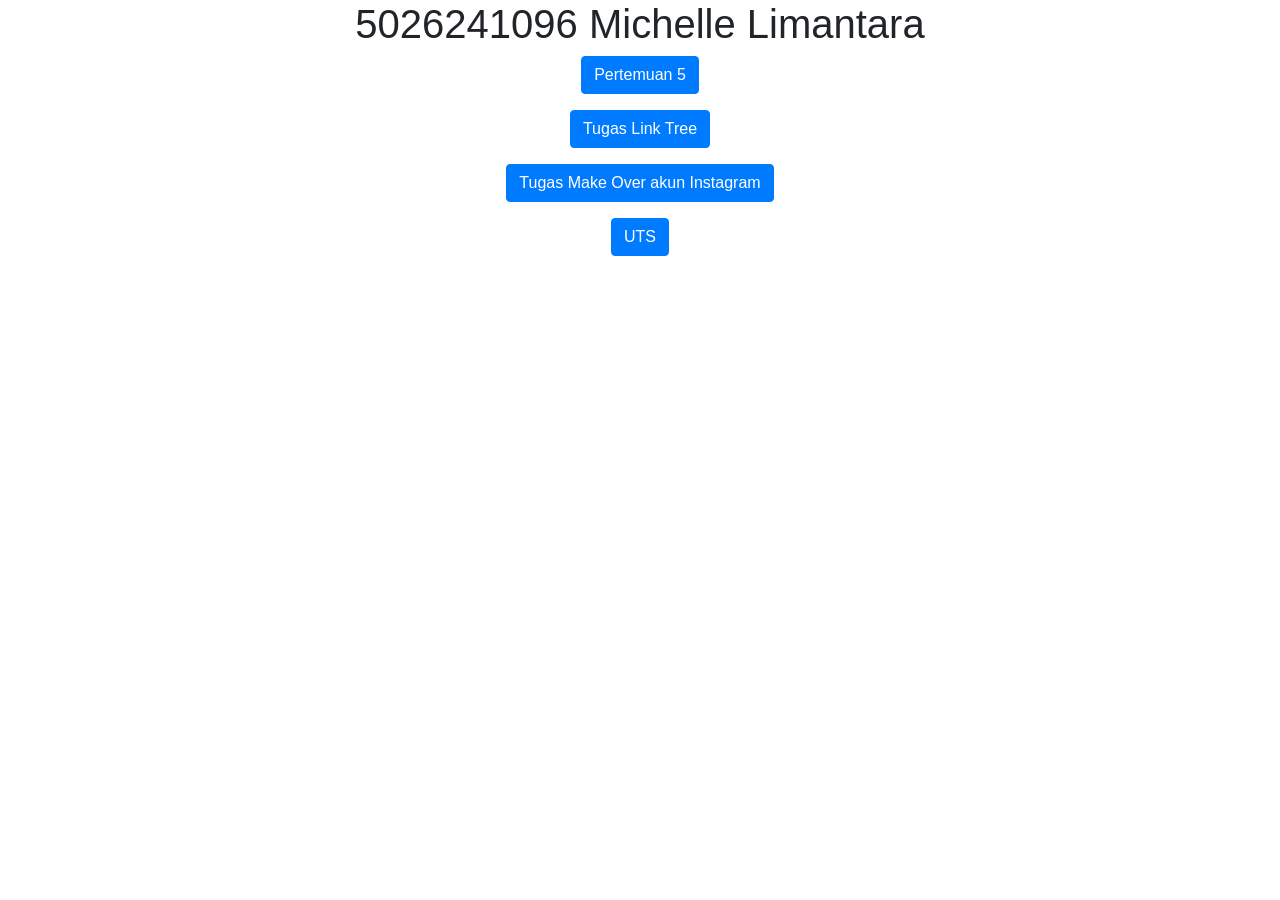
<file: index.html>
<!DOCTYPE html>
<html lang="en">

<head>
    <title>5026241096</title>
    <meta charset="utf-8">
    <meta name="viewport" content="width=device-width, initial-scale=1">
    <link rel="stylesheet" href="https://cdn.jsdelivr.net/npm/bootstrap@4.6.2/dist/css/bootstrap.min.css">
    <script src="https://cdn.jsdelivr.net/npm/jquery@3.7.1/dist/jquery.slim.min.js"></script>
    <script src="https://cdn.jsdelivr.net/npm/popper.js@1.16.1/dist/umd/popper.min.js"></script>
    <script src="https://cdn.jsdelivr.net/npm/bootstrap@4.6.2/dist/js/bootstrap.bundle.min.js"></script>
</head>

<body>
    <div class="container">
        <center>
            <h1>5026241096 Michelle Limantara</h1>
            <p>
                <a href="pertemuan5.html" target="_blank" class="btn btn-primary">
                    Pertemuan 5
                </a>
            </p>
            <p>
                <a href="tugas pertemuan 5.html" target="_blank" class="btn btn-primary">
                    Tugas Link Tree
                </a>
            </p>
            <p>
                <a href="tugas_ets.html" target="_blank" class="btn btn-primary">
                    Tugas Make Over akun Instagram
                </a>
            </p>
            <p>
                <a href="5026241096_Michelle Limantara.html" target="_blank" class="btn btn-primary">
                    UTS
                </a>
            </p>
        </center>
    </div>
</body>

</html>
</file>
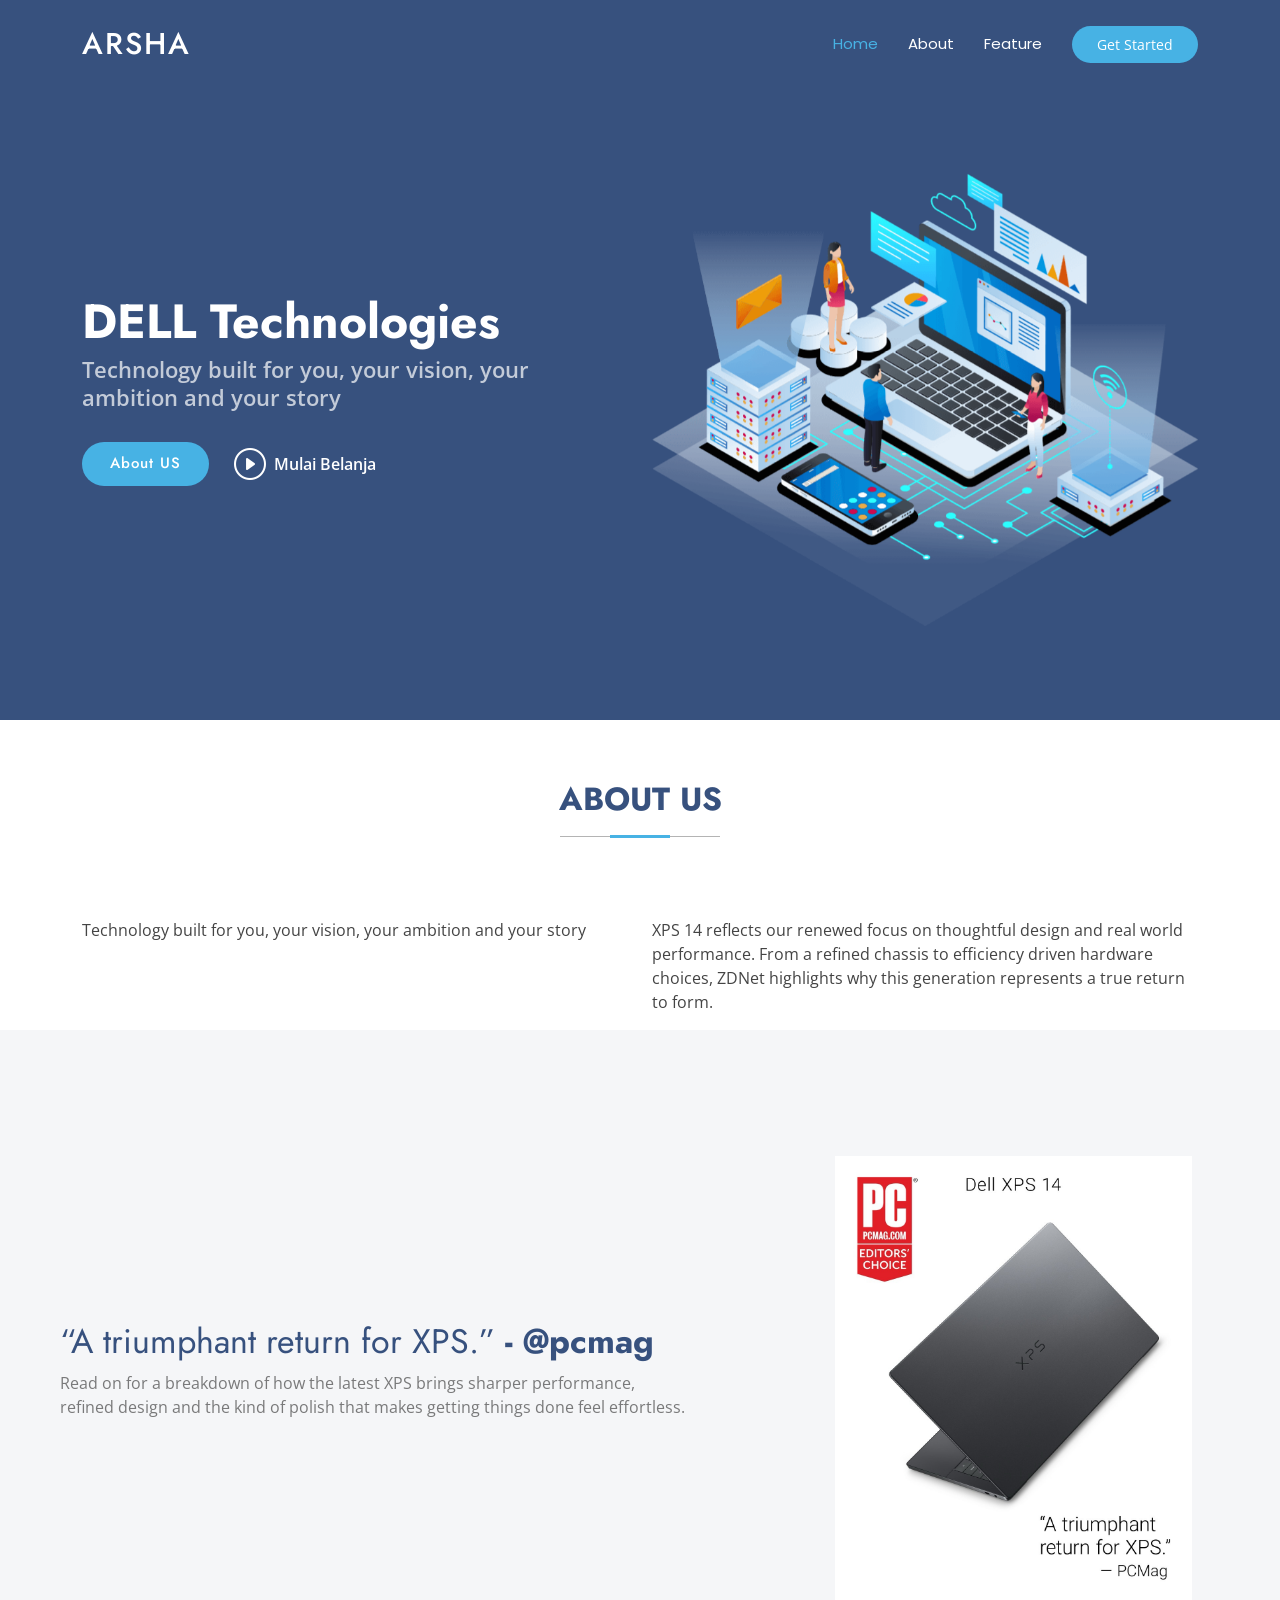
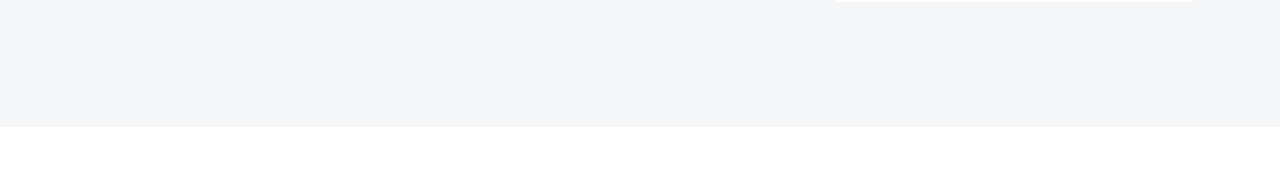
<file: pertemuan5.html>
<!DOCTYPE html>
<html lang="en">

<head>
    <meta charset="utf-8">
    <meta content="width=device-width, initial-scale=1.0" name="viewport">
    <title>Index - Arsha Bootstrap Template</title>
    <meta name="description" content="">
    <meta name="keywords" content="">

    <!-- Favicons -->
    <link href="assets/img/favicon.png" rel="icon">
    <link href="assets/img/apple-touch-icon.png" rel="apple-touch-icon">

    <!-- Fonts -->
    <link href="https://fonts.googleapis.com" rel="preconnect">
    <link href="https://fonts.gstatic.com" rel="preconnect" crossorigin>
    <link
        href="https://fonts.googleapis.com/css2?family=Open+Sans:ital,wght@0,300;0,400;0,500;0,600;0,700;0,800;1,300;1,400;1,500;1,600;1,700;1,800&family=Poppins:ital,wght@0,100;0,200;0,300;0,400;0,500;0,600;0,700;0,800;0,900;1,100;1,200;1,300;1,400;1,500;1,600;1,700;1,800;1,900&family=Jost:ital,wght@0,100;0,200;0,300;0,400;0,500;0,600;0,700;0,800;0,900;1,100;1,200;1,300;1,400;1,500;1,600;1,700;1,800;1,900&display=swap"
        rel="stylesheet">

    <!-- Vendor CSS Files -->
    <link href="assets/vendor/bootstrap/css/bootstrap.min.css" rel="stylesheet">
    <link href="assets/vendor/bootstrap-icons/bootstrap-icons.css" rel="stylesheet">
    <link href="assets/vendor/aos/aos.css" rel="stylesheet">
    <link href="assets/vendor/glightbox/css/glightbox.min.css" rel="stylesheet">
    <link href="assets/vendor/swiper/swiper-bundle.min.css" rel="stylesheet">

    <!-- Main CSS File -->
    <link href="assets/css/main.css" rel="stylesheet">

    <!-- =======================================================
  * Template Name: Arsha
  * Template URL: https://bootstrapmade.com/arsha-free-bootstrap-html-template-corporate/
  * Updated: Feb 22 2025 with Bootstrap v5.3.3
  * Author: BootstrapMade.com
  * License: https://bootstrapmade.com/license/
  ======================================================== -->
</head>

<body class="index-page">
    <header id="header" class="header d-flex align-items-center fixed-top">
        <div class="container-fluid container-xl position-relative d-flex align-items-center">

            <a href="index.html" class="logo d-flex align-items-center me-auto">
                <!-- Uncomment the line below if you also wish to use an image logo -->
                <!-- <img src="assets/img/logo.webp" alt=""> -->
                <h1 class="sitename">Arsha</h1>
            </a>

            <nav id="navmenu" class="navmenu">
                <ul>
                    <li><a href="#hero" class="active">Home</a></li>
                    <li><a href="#about">About</a></li>
                    <li><a href="#unggulan">Feature</a></li>
                </ul>
                <i class="mobile-nav-toggle d-xl-none bi bi-list"></i>
            </nav>

            <a class="btn-getstarted" href="#about">Get Started</a>

        </div>
    </header>

    <main class="main">
        <!-- Hero Section -->
        <section id="hero" class="hero section dark-background">

            <div class="container">
                <div class="row gy-4">
                    <div class="col-lg-6 order-2 order-lg-1 d-flex flex-column justify-content-center"
                        data-aos="zoom-out">
                        <h1>DELL Technologies</h1>
                        <p>Technology built for you, your vision, your ambition and your story</p>
                        <div class="d-flex">
                            <a href="#about" class="btn-get-started">About US</a>
                            <a href="visitstore.bio/dell?tab=ig"
                                class="glightbox btn-watch-video d-flex align-items-center"><i
                                    class="bi bi-play-circle"></i><span>Mulai Belanja</span></a>
                        </div>
                    </div>
                    <div class="col-lg-6 order-1 order-lg-2 hero-img" data-aos="zoom-out" data-aos-delay="200">
                        <img src="assets/img/hero-img.png" class="img-fluid animated" alt="">
                    </div>
                </div>
            </div>

        </section><!-- /Hero Section -->
        <!-- About Section -->
        <section id="about" class="about section">
            <!-- Section Title -->
            <div class="container section-title" data-aos="fade-up">
                <h2>About Us</h2>
            </div><!-- End Section Title -->
            <div class="container">
                <div class="row gy-4">
                    <div class="col-lg-6 content" data-aos="fade-up" data-aos-delay="100">
                        <p>
                            Technology built for you, your vision, your ambition and your story
                        </p>

                    </div>
                    <div class="col-lg-6" data-aos="fade-up" data-aos-delay="200">
                        <p>XPS 14 reflects our renewed focus on thoughtful design and real world performance. From a
                            refined chassis to efficiency driven hardware choices, ZDNet highlights why this generation
                            represents a true return to form. </p>
                    </div>

                </div>

            </div>
            <!-- Unggulan Section -->
            <section id="why-us" class="section why-us light-background" data-builder="section">
                <div class="container-fluid">
                    <div class="row gy-4">
                        <div class="col-lg-7 d-flex flex-column justify-content-center order-2 order-lg-1">
                            <div class="content px-xl-5" data-aos="fade-up" data-aos-delay="100">
                                <h3><span>“A triumphant return for XPS.” </span><strong>- @pcmag</strong></h3>
                                <p>
                                    Read on for a breakdown of how the latest XPS brings sharper performance, refined
                                    design and the kind of polish that makes getting things done feel effortless.
                                </p>
                            </div>
                        </div>
                        <div class="col-lg-5 order-1 order-lg-2 why-us-img">
                            <img src="assets/img/image.jpg" class="img-fluid" alt="" data-aos="zoom-in"
                                data-aos-delay="100">
                        </div>
                    </div>
                </div>
            </section><!-- /Unggulan Section -->
    </main>

    <!-- Scroll Top -->
    <a href="#" id="scroll-top" class="scroll-top d-flex align-items-center justify-content-center"><i
            class="bi bi-arrow-up-short"></i></a>

    <!-- Preloader -->
    <div id="preloader"></div>

    <!-- Vendor JS Files -->
    <script src="assets/vendor/bootstrap/js/bootstrap.bundle.min.js"></script>
    <script src="assets/vendor/php-email-form/validate.js"></script>
    <script src="assets/vendor/aos/aos.js"></script>
    <script src="assets/vendor/glightbox/js/glightbox.min.js"></script>
    <script src="assets/vendor/swiper/swiper-bundle.min.js"></script>
    <script src="assets/vendor/waypoints/noframework.waypoints.js"></script>
    <script src="assets/vendor/imagesloaded/imagesloaded.pkgd.min.js"></script>
    <script src="assets/vendor/isotope-layout/isotope.pkgd.min.js"></script>

    <!-- Main JS File -->
    <script src="assets/js/main.js"></script>
</body>

</html>
</file>
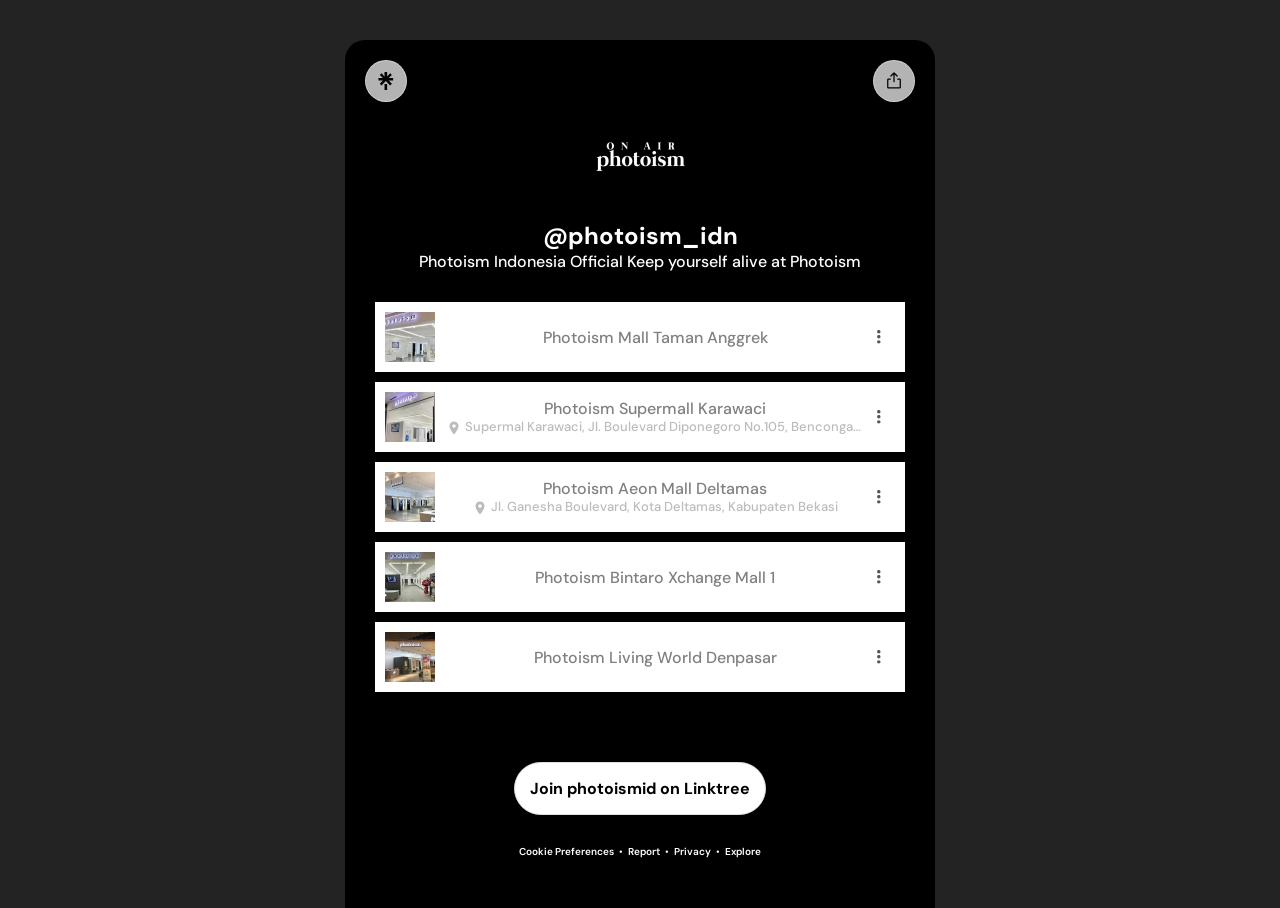
<file: tugas pertemuan 5.html>
<html lang="en">

<head>
    <meta charset="UTF-8">
    <meta name="viewport" content="width=device-width, initial-scale=1.0">
    <title>Linktree</title>
    <link rel="preconnect" href="https://fonts.googleapis.com">
    <link rel="preconnect" href="https://fonts.gstatic.com" crossorigin>
    <link
        href="https://fonts.googleapis.com/css2?family=DM+Sans:ital,opsz,wght@0,9..40,100..1000;1,9..40,100..1000&display=swap"
        rel="stylesheet">
    <style>
        body {
            margin: 0;
            font-family: 'DM Sans', sans-serif;
            background-color: #232323;
            color: white;
            text-align: center;
        }

        .container {
            max-width: 550px;
            margin: 40px auto 0;
            padding: 20px;
            background-color: black;
            border-radius: 20px 20px 0 0;
            position: relative;
        }

        /* Profile */
        .profile img {
            width: 100px;
            height: 100px;
            border-radius: 50%;
            object-fit: cover;
            margin-top: 50px;
        }

        .username {
            font-size: x-large;
            font-weight: bold;
            margin-top: 10px;
        }

        .bio {
            font-size: medium;
            color: #ffffff;
            margin-bottom: 30px;
            font-weight: 500;
        }

        /* Link card */
        .link-card {
            display: flex;
            align-items: center;
            background: #ffffff;
            color: grey;
            text-decoration: none;
            padding: 10px;
            margin: 10px 10px;
            position: relative;

        }

        .link-card:hover {
            background: #f1f0f0;
        }

        .link-card img {
            width: 50px;
            height: 50px;
            object-fit: cover;
            margin-right: 10px;
        }

        .link-text {
            flex: 1;

            padding-right: 30px;
        }

        /* Icon titik tiga */
        .menu-btn {
            position: absolute;
            right: 12px;
            top: 50%;
            transform: translateY(-50%);
            width: 28px;
            height: 28px;
            display: flex;
            align-items: center;
            justify-content: center;
            border: none;
            background: transparent;
            color: #555;
            cursor: pointer;
            border-radius: 50%;
        }

        .menu-btn:hover {
            opacity: 1;
            background: #0000001a;
        }

        /* Cabang */
        .title {
            font-weight: 500;
        }

        /* Detail lokasi */
        .desc {
            color: #bdbcbc;
            font-size: small;
            font-weight: 500;
            line-height: 1.2;
            overflow: hidden;
            text-overflow: ellipsis;
            display: -webkit-box;
            -webkit-line-clamp: 1;
            -webkit-box-orient: vertical;
            line-clamp: 1;
        }

        /* Icon atas */
        .top-icons {
            position: absolute;
            top: 20px;
            left: 0;
            width: 100%;
        }

        .icon-btn {
            position: absolute;
            width: 40px;
            height: 40px;
            display: flex;
            align-items: center;
            justify-content: center;
            border-radius: 50%;
            background: #ffffffb3;
            color: black;
            border: 1px solid #ffffff66;
            backdrop-filter: blur(5px);
            cursor: pointer;
            transition: 0.2s;
        }

        .icon-btn:hover {
            background: #ffffff;
        }

        .icon-btn:active {
            transform: scale(0.95);
        }

        /* Icon atas kiri */
        .icon-btn:first-child {
            left: 20px;
        }

        /* Icon atas kanan */
        .icon-btn:last-child {
            right: 20px;
        }

        /* Join Linktree */
        .cta-button {
            display: flex;
            justify-content: center;
            align-items: center;
            width: fit-content;
            max-width: 320px;
            margin: 70px auto 30px;
            padding: 15px 15px;
            background-color: #ffffff;
            color: #000;
            border: 1px solid #ddd;
            border-radius: 9999px;
            text-decoration: none;
            font-weight: bold;
            font-size: medium;
            box-shadow: 0px 4px 8px #00000033;
            transition: all 0.2s ease-in-out;
        }

        .cta-button:hover {
            background-color: #f2f2f2;
            border-color: #ccc;
        }

        .cta-button:active {
            transform: scale(0.98);
        }

        /* Footer */
        .footer-links {
            text-align: center;
            margin-bottom: 30px;
            font-size: x-small;
            color: #ffffff;
        }

        .footer-links a {
            color: #ffffff;
            font-weight: 600;
            text-decoration: none;
            margin: 0 2px;
            transition: color 0.2s ease;
        }

        .footer-links a:hover {
            color: #fff;
            text-decoration: underline;
        }
    </style>
</head>

<body>
    <div class="container">
        <div class="top-icons">
            <!-- Icon atas kiri -->
            <div class="icon-btn">
                <svg viewBox="0 0 28 28" width="18" height="18">
                    <path
                        d="m15.7603 6.829 4.6725-4.80317 2.712 2.77734-4.9012 4.67248h6.8944v3.85565h-6.9271l4.9339 4.7922-2.712 2.7229-6.6983-6.731-6.69829 6.731-2.712-2.712 4.93387-4.7923h-6.92703v-3.86645h6.89436l-4.9012-4.67248 2.712-2.77734 4.67249 4.80317v-6.829h4.0516zm-4.0516 12.0243h4.0516v9.1489h-4.0516z"
                        fill="currentColor" />
                </svg>
            </div>
            <!-- Icon atas kanan -->
            <div class="icon-btn">
                <svg xmlns="http://www.w3.org/2000/svg" width="20" height="20" fill="currentColor"
                    viewBox="0 0 256 256">
                    <path
                        d="M216,112v96a16,16,0,0,1-16,16H56a16,16,0,0,1-16-16V112A16,16,0,0,1,56,96H80a8,8,0,0,1,0,16H56v96H200V112H176a8,8,0,0,1,0-16h24A16,16,0,0,1,216,112ZM93.66,69.66,120,43.31V136a8,8,0,0,0,16,0V43.31l26.34,26.35a8,8,0,0,0,11.32-11.32l-40-40a8,8,0,0,0-11.32,0l-40,40A8,8,0,0,0,93.66,69.66Z">
                    </path>
                </svg>
            </div>
        </div>
        <!-- Profile -->
        <div class="profile">
            <img src="assets linktree/logo photoism.webp" alt="profile">
            <div class="username">@photoism_idn</div>
            <div class="bio">Photoism Indonesia Official Keep yourself alive at Photoism</div>
        </div>
        <!-- Isi -->
        <a href="https://maps.app.goo.gl/xyFtm1PGdLfzE1557" class="link-card" target="_blank">
            <img src="assets linktree/photoism mall taman anggrek.webp" alt="">
            <div class="link-text">
                <div class="title">Photoism Mall Taman Anggrek</div>
            </div>
            <button class="menu-btn" onclick="event.stopPropagation()">
                <svg width="4" height="14" viewBox="0 0 3 11">
                    <path
                        d="M1.33333 10.6667C0.966667 10.6667 0.652778 10.5361 0.391667 10.275C0.130556 10.0139 0 9.7 0 9.33333C0 8.96667 0.130556 8.65278 0.391667 8.39167C0.652778 8.13056 0.966667 8 1.33333 8C1.7 8 2.01389 8.13056 2.275 8.39167C2.53611 8.65278 2.66667 8.96667 2.66667 9.33333C2.66667 9.7 2.53611 10.0139 2.275 10.275C2.01389 10.5361 1.7 10.6667 1.33333 10.6667ZM1.33333 6.66667C0.966667 6.66667 0.652778 6.53611 0.391667 6.275C0.130556 6.01389 0 5.7 0 5.33333C0 4.96667 0.130556 4.65278 0.391667 4.39167C0.652778 4.13056 0.966667 4 1.33333 4C1.7 4 2.01389 4.13056 2.275 4.39167C2.53611 4.65278 2.66667 4.96667 2.66667 5.33333C2.66667 5.7 2.53611 6.01389 2.275 6.275C2.01389 6.53611 1.7 6.66667 1.33333 6.66667ZM1.33333 2.66667C0.966667 2.66667 0.652778 2.53611 0.391667 2.275C0.130556 2.01389 0 1.7 0 1.33333C0 0.966667 0.130556 0.652778 0.391667 0.391667C0.652778 0.130556 0.966667 0 1.33333 0C1.7 0 2.01389 0.130556 2.275 0.391667C2.53611 0.652778 2.66667 0.966667 2.66667 1.33333C2.66667 1.7 2.53611 2.01389 2.275 2.275C2.01389 2.53611 1.7 2.66667 1.33333 2.66667Z"
                        fill="currentColor" />
                </svg>
            </button>
        </a>
        <a href="https://maps.app.goo.gl/Q7N15B8DXnYi4gUf6" class="link-card">
            <img src="assets linktree/photoism supermall karawaci.webp" alt="">
            <div class="link-text">
                <div class="title">Photoism Supermall Karawaci</div>
                <div class="desc">
                    <svg viewBox="0 0 32 32" width="16" height="16" style="vertical-align: middle;">
                        <path fill="currentColor"
                            d="M16 3a9 9 0 0 0-9 9c0 6.75 9 17 9 17s9-10.25 9-17a9 9 0 0 0-9-9Zm0 12.5a3.5 3.5 0 1 1 0-7 3.5 3.5 0 0 1 0 7Z">
                        </path>
                    </svg>
                    Supermal Karawaci, Jl. Boulevard Diponegoro No.105, Bencongan, Kecamatan Kelapa Dua,
                    Kabupaten Tangerang, Banten 15810, Indonesia
                </div>
            </div>
            <button class="menu-btn" onclick="event.stopPropagation()">
                <svg width="4" height="14" viewBox="0 0 3 11">
                    <path
                        d="M1.33333 10.6667C0.966667 10.6667 0.652778 10.5361 0.391667 10.275C0.130556 10.0139 0 9.7 0 9.33333C0 8.96667 0.130556 8.65278 0.391667 8.39167C0.652778 8.13056 0.966667 8 1.33333 8C1.7 8 2.01389 8.13056 2.275 8.39167C2.53611 8.65278 2.66667 8.96667 2.66667 9.33333C2.66667 9.7 2.53611 10.0139 2.275 10.275C2.01389 10.5361 1.7 10.6667 1.33333 10.6667ZM1.33333 6.66667C0.966667 6.66667 0.652778 6.53611 0.391667 6.275C0.130556 6.01389 0 5.7 0 5.33333C0 4.96667 0.130556 4.65278 0.391667 4.39167C0.652778 4.13056 0.966667 4 1.33333 4C1.7 4 2.01389 4.13056 2.275 4.39167C2.53611 4.65278 2.66667 4.96667 2.66667 5.33333C2.66667 5.7 2.53611 6.01389 2.275 6.275C2.01389 6.53611 1.7 6.66667 1.33333 6.66667ZM1.33333 2.66667C0.966667 2.66667 0.652778 2.53611 0.391667 2.275C0.130556 2.01389 0 1.7 0 1.33333C0 0.966667 0.130556 0.652778 0.391667 0.391667C0.652778 0.130556 0.966667 0 1.33333 0C1.7 0 2.01389 0.130556 2.275 0.391667C2.53611 0.652778 2.66667 0.966667 2.66667 1.33333C2.66667 1.7 2.53611 2.01389 2.275 2.275C2.01389 2.53611 1.7 2.66667 1.33333 2.66667Z"
                        fill="currentColor" />
                </svg>
            </button>
        </a>
        <a href="https://maps.app.goo.gl/b5pU9H3wkdfSHHVM6" class="link-card">
            <img src="assets linktree/photoism aeon mall deltamas.webp" alt="">
            <div class="link-text">
                <div class="title">Photoism Aeon Mall Deltamas</div>
                <div class="desc">
                    <svg viewBox="0 0 32 32" width="16" height="16" style="vertical-align: middle;">
                        <path fill="currentColor"
                            d="M16 3a9 9 0 0 0-9 9c0 6.75 9 17 9 17s9-10.25 9-17a9 9 0 0 0-9-9Zm0 12.5a3.5 3.5 0 1 1 0-7 3.5 3.5 0 0 1 0 7Z">
                        </path>
                    </svg>
                    Jl. Ganesha Boulevard, Kota Deltamas, Kabupaten Bekasi
                </div>
            </div>
            <button class="menu-btn" onclick="event.stopPropagation()">
                <svg width="4" height="14" viewBox="0 0 3 11">
                    <path
                        d="M1.33333 10.6667C0.966667 10.6667 0.652778 10.5361 0.391667 10.275C0.130556 10.0139 0 9.7 0 9.33333C0 8.96667 0.130556 8.65278 0.391667 8.39167C0.652778 8.13056 0.966667 8 1.33333 8C1.7 8 2.01389 8.13056 2.275 8.39167C2.53611 8.65278 2.66667 8.96667 2.66667 9.33333C2.66667 9.7 2.53611 10.0139 2.275 10.275C2.01389 10.5361 1.7 10.6667 1.33333 10.6667ZM1.33333 6.66667C0.966667 6.66667 0.652778 6.53611 0.391667 6.275C0.130556 6.01389 0 5.7 0 5.33333C0 4.96667 0.130556 4.65278 0.391667 4.39167C0.652778 4.13056 0.966667 4 1.33333 4C1.7 4 2.01389 4.13056 2.275 4.39167C2.53611 4.65278 2.66667 4.96667 2.66667 5.33333C2.66667 5.7 2.53611 6.01389 2.275 6.275C2.01389 6.53611 1.7 6.66667 1.33333 6.66667ZM1.33333 2.66667C0.966667 2.66667 0.652778 2.53611 0.391667 2.275C0.130556 2.01389 0 1.7 0 1.33333C0 0.966667 0.130556 0.652778 0.391667 0.391667C0.652778 0.130556 0.966667 0 1.33333 0C1.7 0 2.01389 0.130556 2.275 0.391667C2.53611 0.652778 2.66667 0.966667 2.66667 1.33333C2.66667 1.7 2.53611 2.01389 2.275 2.275C2.01389 2.53611 1.7 2.66667 1.33333 2.66667Z"
                        fill="currentColor" />
                </svg>
            </button>
        </a>
        <a href="https://maps.app.goo.gl/EpaBj7pfWzrK5gzNA" class="link-card" target="_blank">
            <img src="assets linktree/photoism bintaro xchange mall 1.webp" alt="">
            <div class="link-text">
                <div class="title">Photoism Bintaro Xchange Mall 1</div>
            </div>
            <button class="menu-btn" onclick="event.stopPropagation()">
                <svg width="4" height="14" viewBox="0 0 3 11">
                    <path
                        d="M1.33333 10.6667C0.966667 10.6667 0.652778 10.5361 0.391667 10.275C0.130556 10.0139 0 9.7 0 9.33333C0 8.96667 0.130556 8.65278 0.391667 8.39167C0.652778 8.13056 0.966667 8 1.33333 8C1.7 8 2.01389 8.13056 2.275 8.39167C2.53611 8.65278 2.66667 8.96667 2.66667 9.33333C2.66667 9.7 2.53611 10.0139 2.275 10.275C2.01389 10.5361 1.7 10.6667 1.33333 10.6667ZM1.33333 6.66667C0.966667 6.66667 0.652778 6.53611 0.391667 6.275C0.130556 6.01389 0 5.7 0 5.33333C0 4.96667 0.130556 4.65278 0.391667 4.39167C0.652778 4.13056 0.966667 4 1.33333 4C1.7 4 2.01389 4.13056 2.275 4.39167C2.53611 4.65278 2.66667 4.96667 2.66667 5.33333C2.66667 5.7 2.53611 6.01389 2.275 6.275C2.01389 6.53611 1.7 6.66667 1.33333 6.66667ZM1.33333 2.66667C0.966667 2.66667 0.652778 2.53611 0.391667 2.275C0.130556 2.01389 0 1.7 0 1.33333C0 0.966667 0.130556 0.652778 0.391667 0.391667C0.652778 0.130556 0.966667 0 1.33333 0C1.7 0 2.01389 0.130556 2.275 0.391667C2.53611 0.652778 2.66667 0.966667 2.66667 1.33333C2.66667 1.7 2.53611 2.01389 2.275 2.275C2.01389 2.53611 1.7 2.66667 1.33333 2.66667Z"
                        fill="currentColor" />
                </svg>
            </button>
        </a>
        <a href="https://maps.app.goo.gl/kCSeGE6MvBYTpHwNA" class="link-card" target="_blank">
            <img src="assets linktree/photoism living word denpasar.webp" alt="">
            <div class="link-text">
                <div class="title">Photoism Living World Denpasar</div>
            </div>
            <button class="menu-btn" onclick="event.stopPropagation()">
                <svg width="4" height="14" viewBox="0 0 3 11">
                    <path
                        d="M1.33333 10.6667C0.966667 10.6667 0.652778 10.5361 0.391667 10.275C0.130556 10.0139 0 9.7 0 9.33333C0 8.96667 0.130556 8.65278 0.391667 8.39167C0.652778 8.13056 0.966667 8 1.33333 8C1.7 8 2.01389 8.13056 2.275 8.39167C2.53611 8.65278 2.66667 8.96667 2.66667 9.33333C2.66667 9.7 2.53611 10.0139 2.275 10.275C2.01389 10.5361 1.7 10.6667 1.33333 10.6667ZM1.33333 6.66667C0.966667 6.66667 0.652778 6.53611 0.391667 6.275C0.130556 6.01389 0 5.7 0 5.33333C0 4.96667 0.130556 4.65278 0.391667 4.39167C0.652778 4.13056 0.966667 4 1.33333 4C1.7 4 2.01389 4.13056 2.275 4.39167C2.53611 4.65278 2.66667 4.96667 2.66667 5.33333C2.66667 5.7 2.53611 6.01389 2.275 6.275C2.01389 6.53611 1.7 6.66667 1.33333 6.66667ZM1.33333 2.66667C0.966667 2.66667 0.652778 2.53611 0.391667 2.275C0.130556 2.01389 0 1.7 0 1.33333C0 0.966667 0.130556 0.652778 0.391667 0.391667C0.652778 0.130556 0.966667 0 1.33333 0C1.7 0 2.01389 0.130556 2.275 0.391667C2.53611 0.652778 2.66667 0.966667 2.66667 1.33333C2.66667 1.7 2.53611 2.01389 2.275 2.275C2.01389 2.53611 1.7 2.66667 1.33333 2.66667Z"
                        fill="currentColor" />
                </svg>
            </button>
        </a>
        <!-- Join Linktree -->
        <a href="https://linktr.ee/?utm_source=linktree&utm_medium=profile&utm_campaign=footer_logo_cta&utm_content=photoismid"
            class="cta-button">
            <span>Join photoismid on Linktree</span>
        </a>
        <!-- Footer -->
        <div class="footer-links">
            <a href="#">Cookie Preferences</a>
            <span>•</span>
            <a href="#">Report</a>
            <span>•</span>
            <a href="#">Privacy</a>
            <span>•</span>
            <a href="#">Explore</a>
        </div>
    </div>
</body>

</html>
</file>
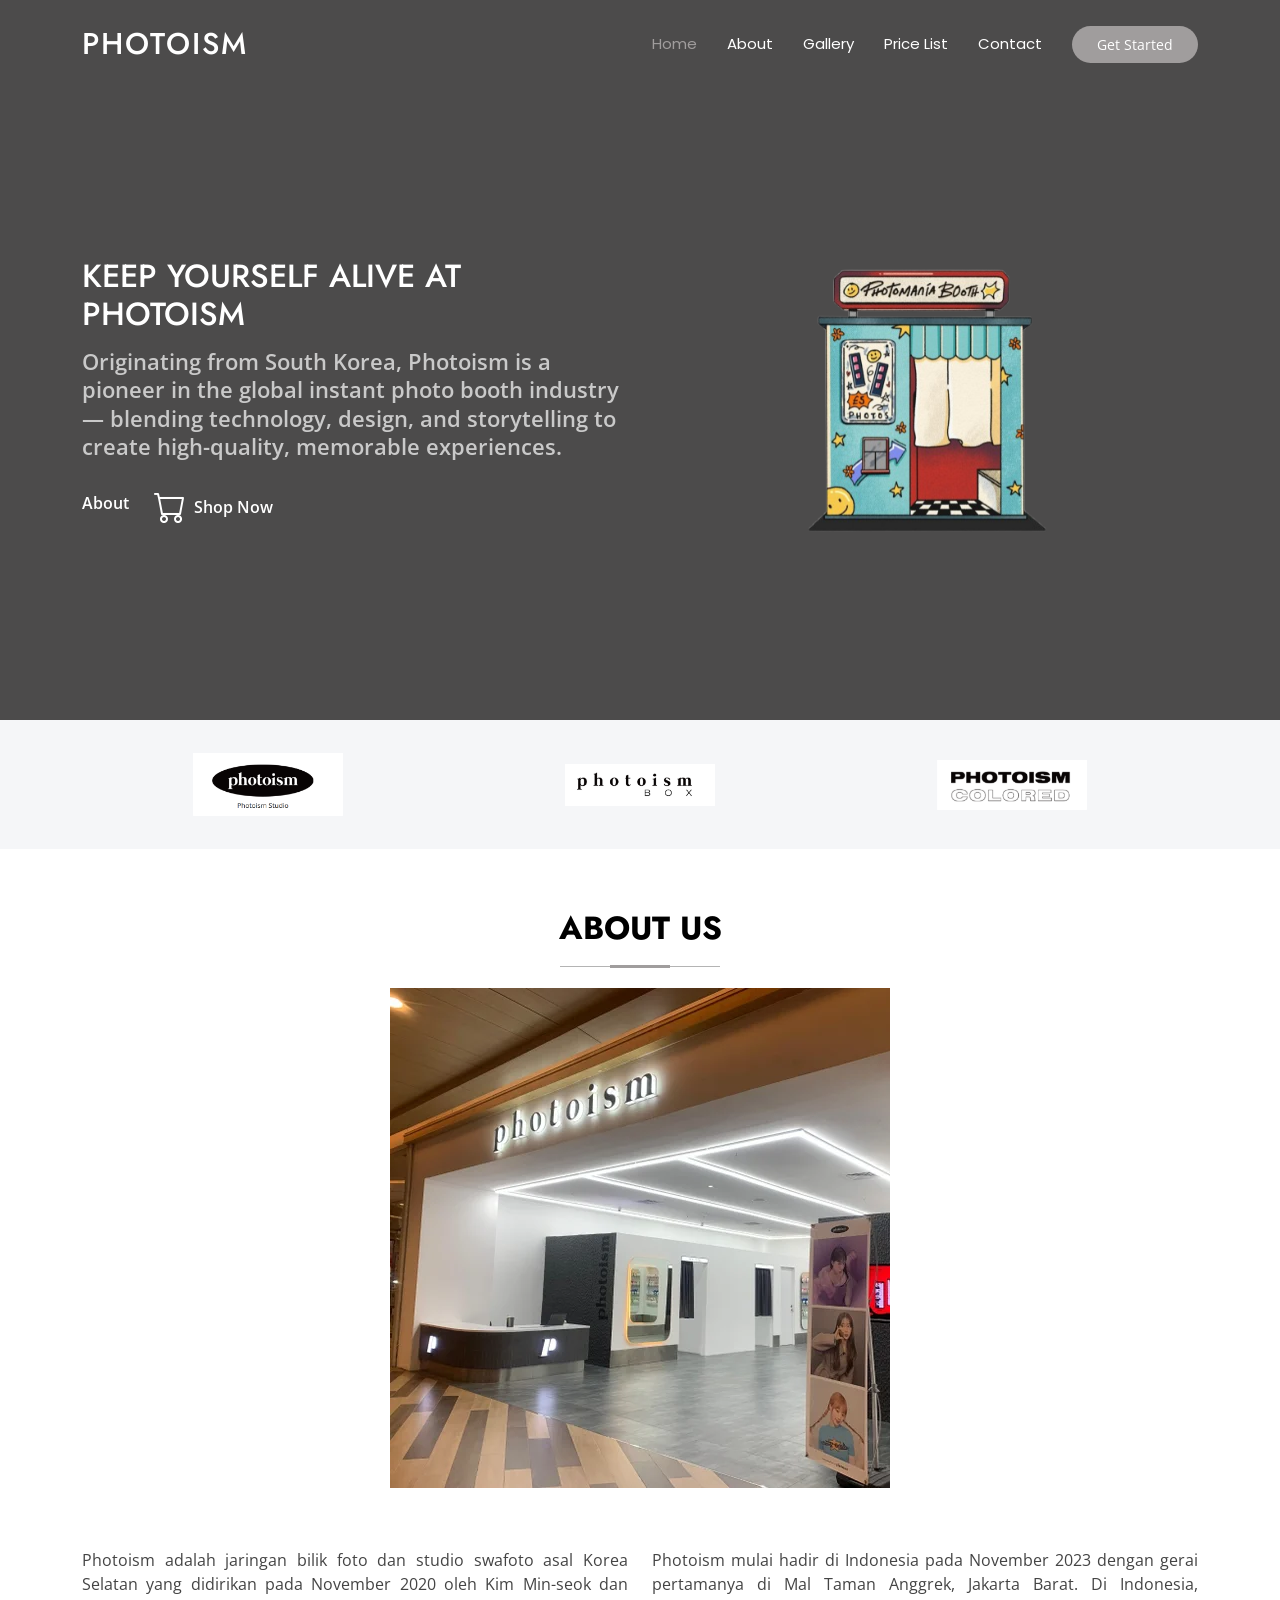
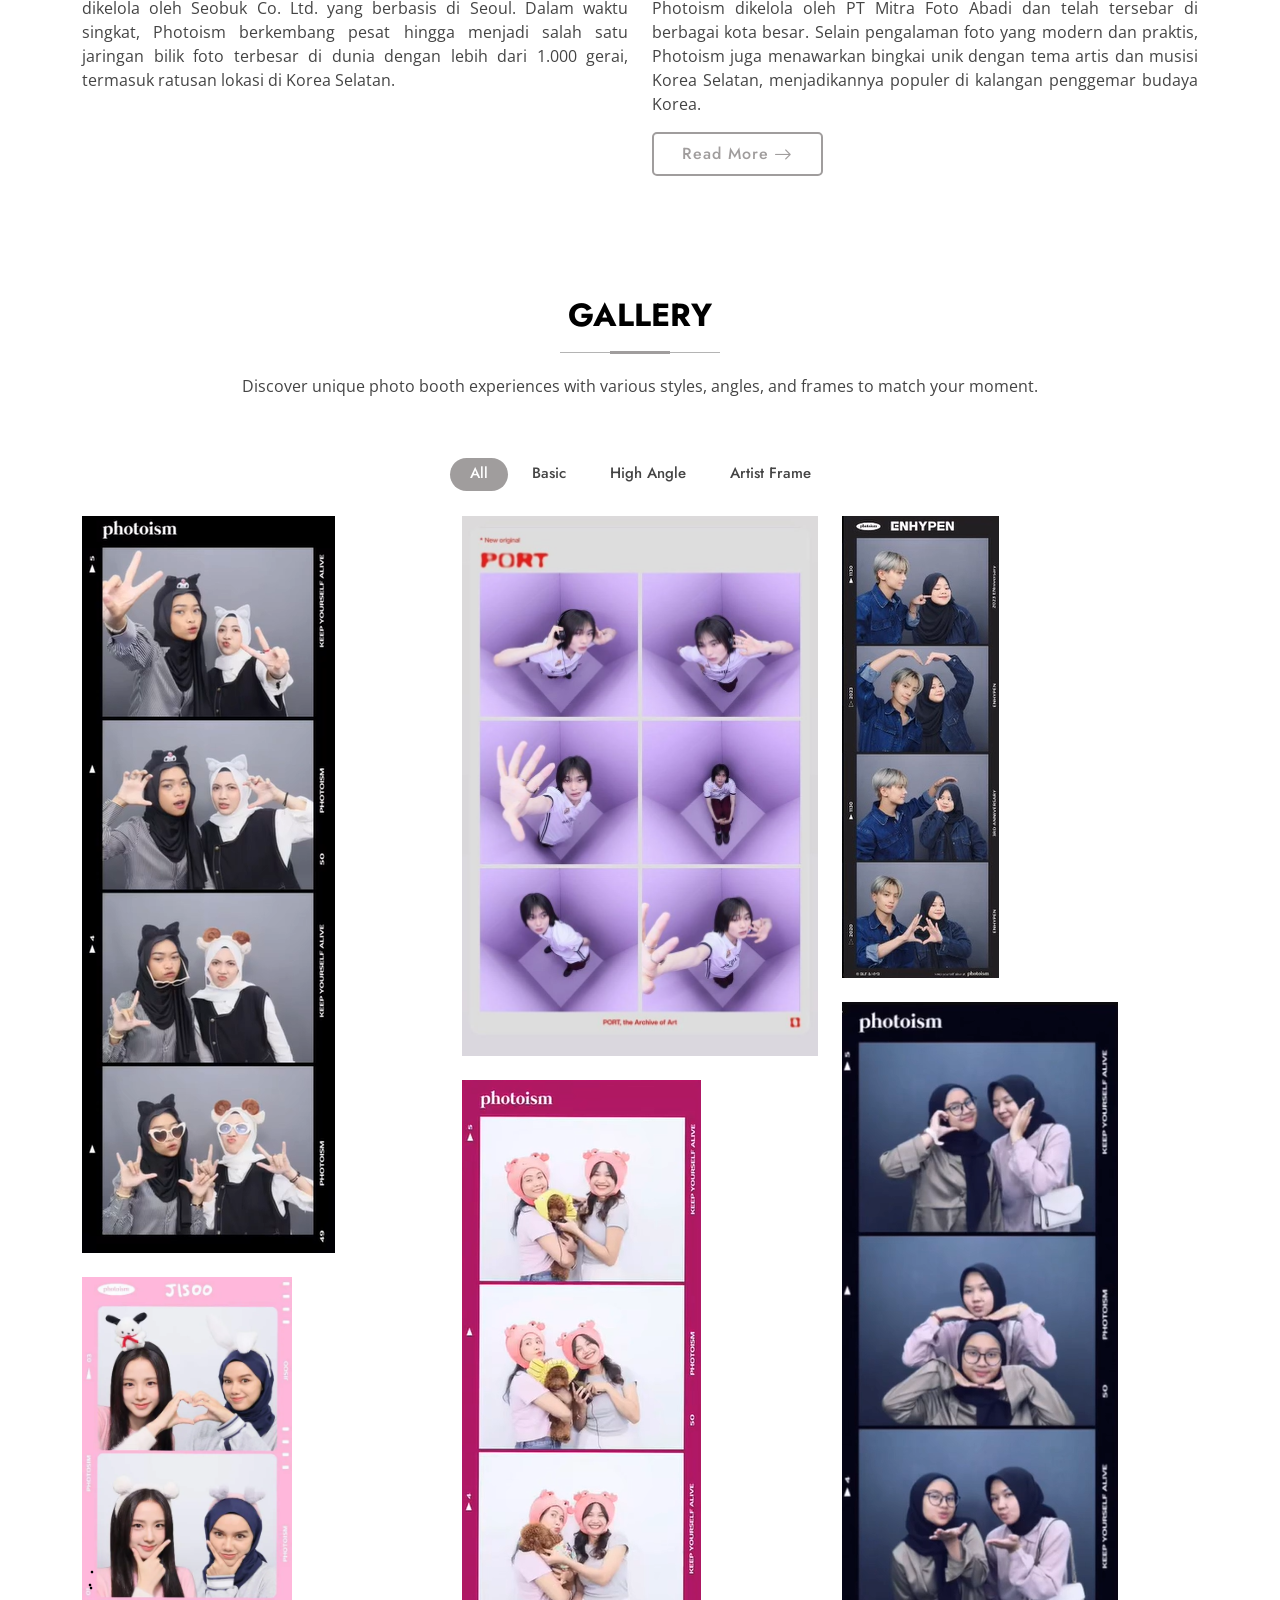
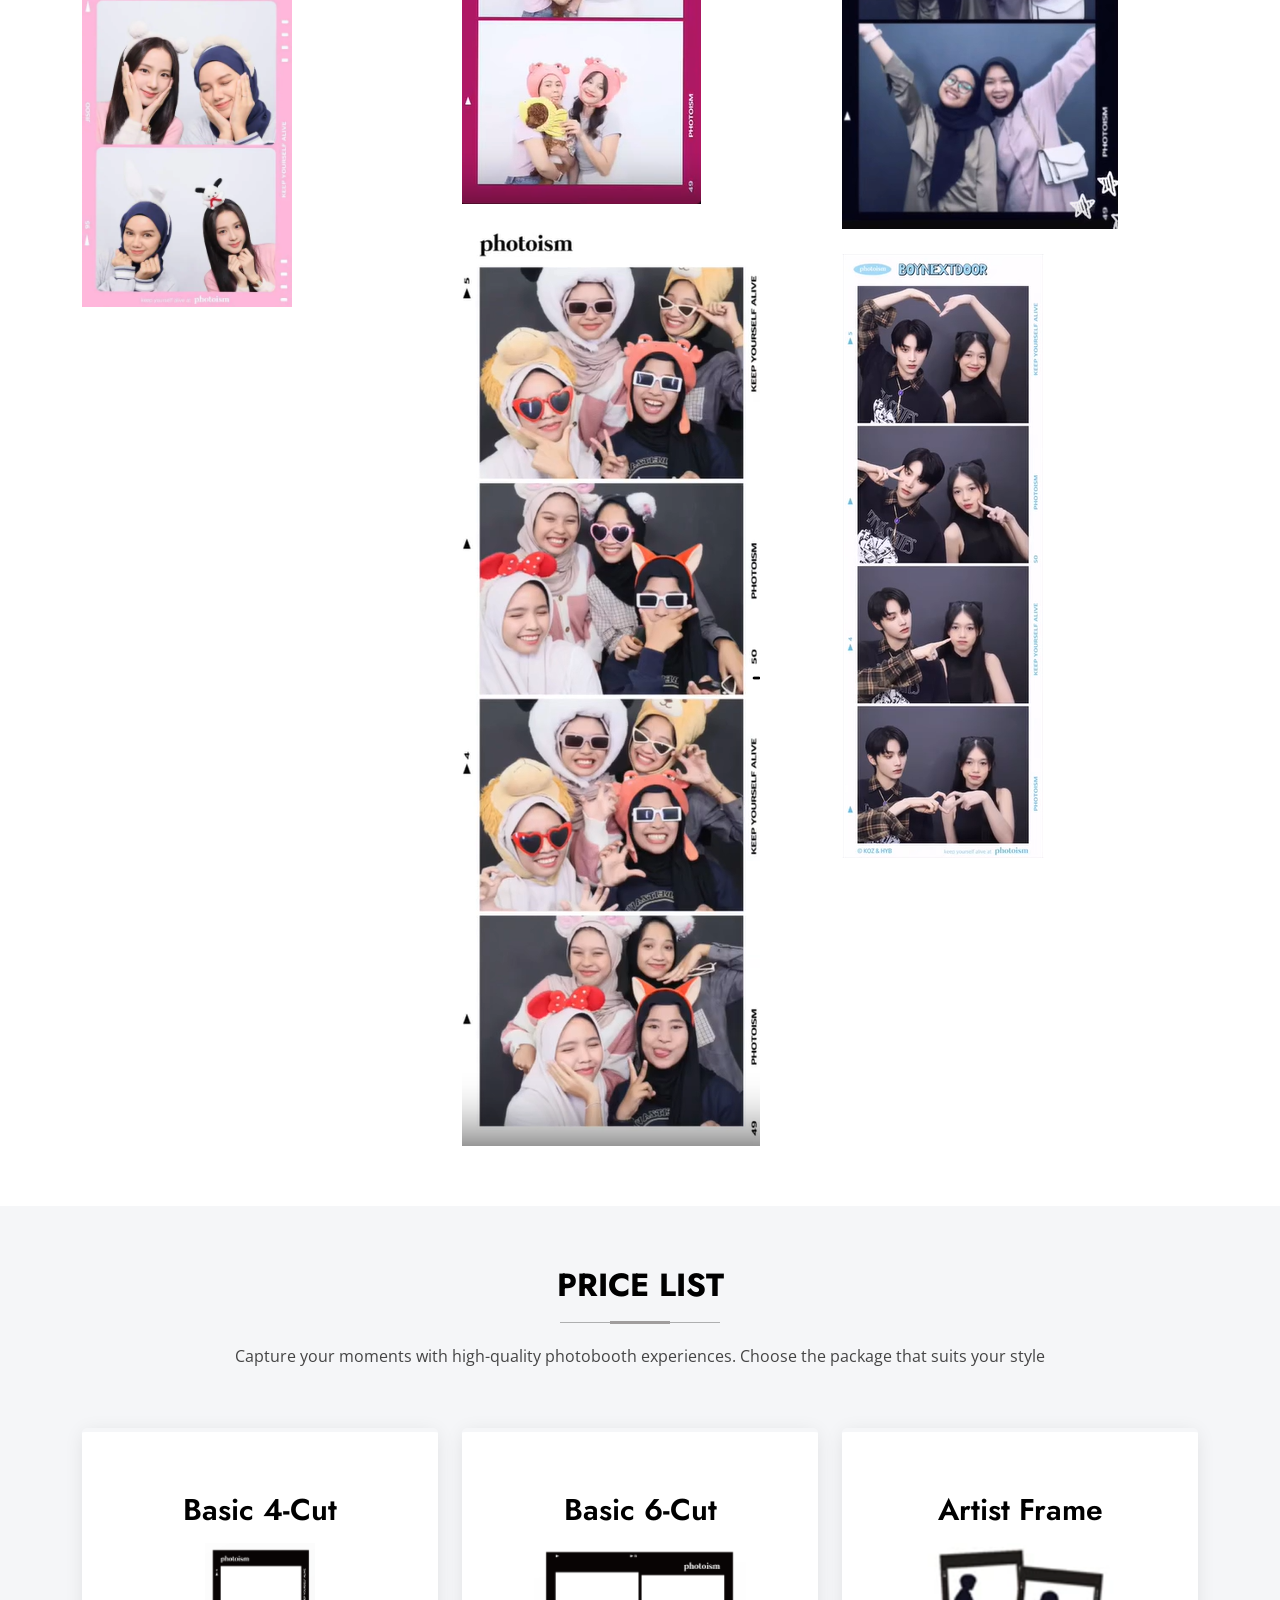
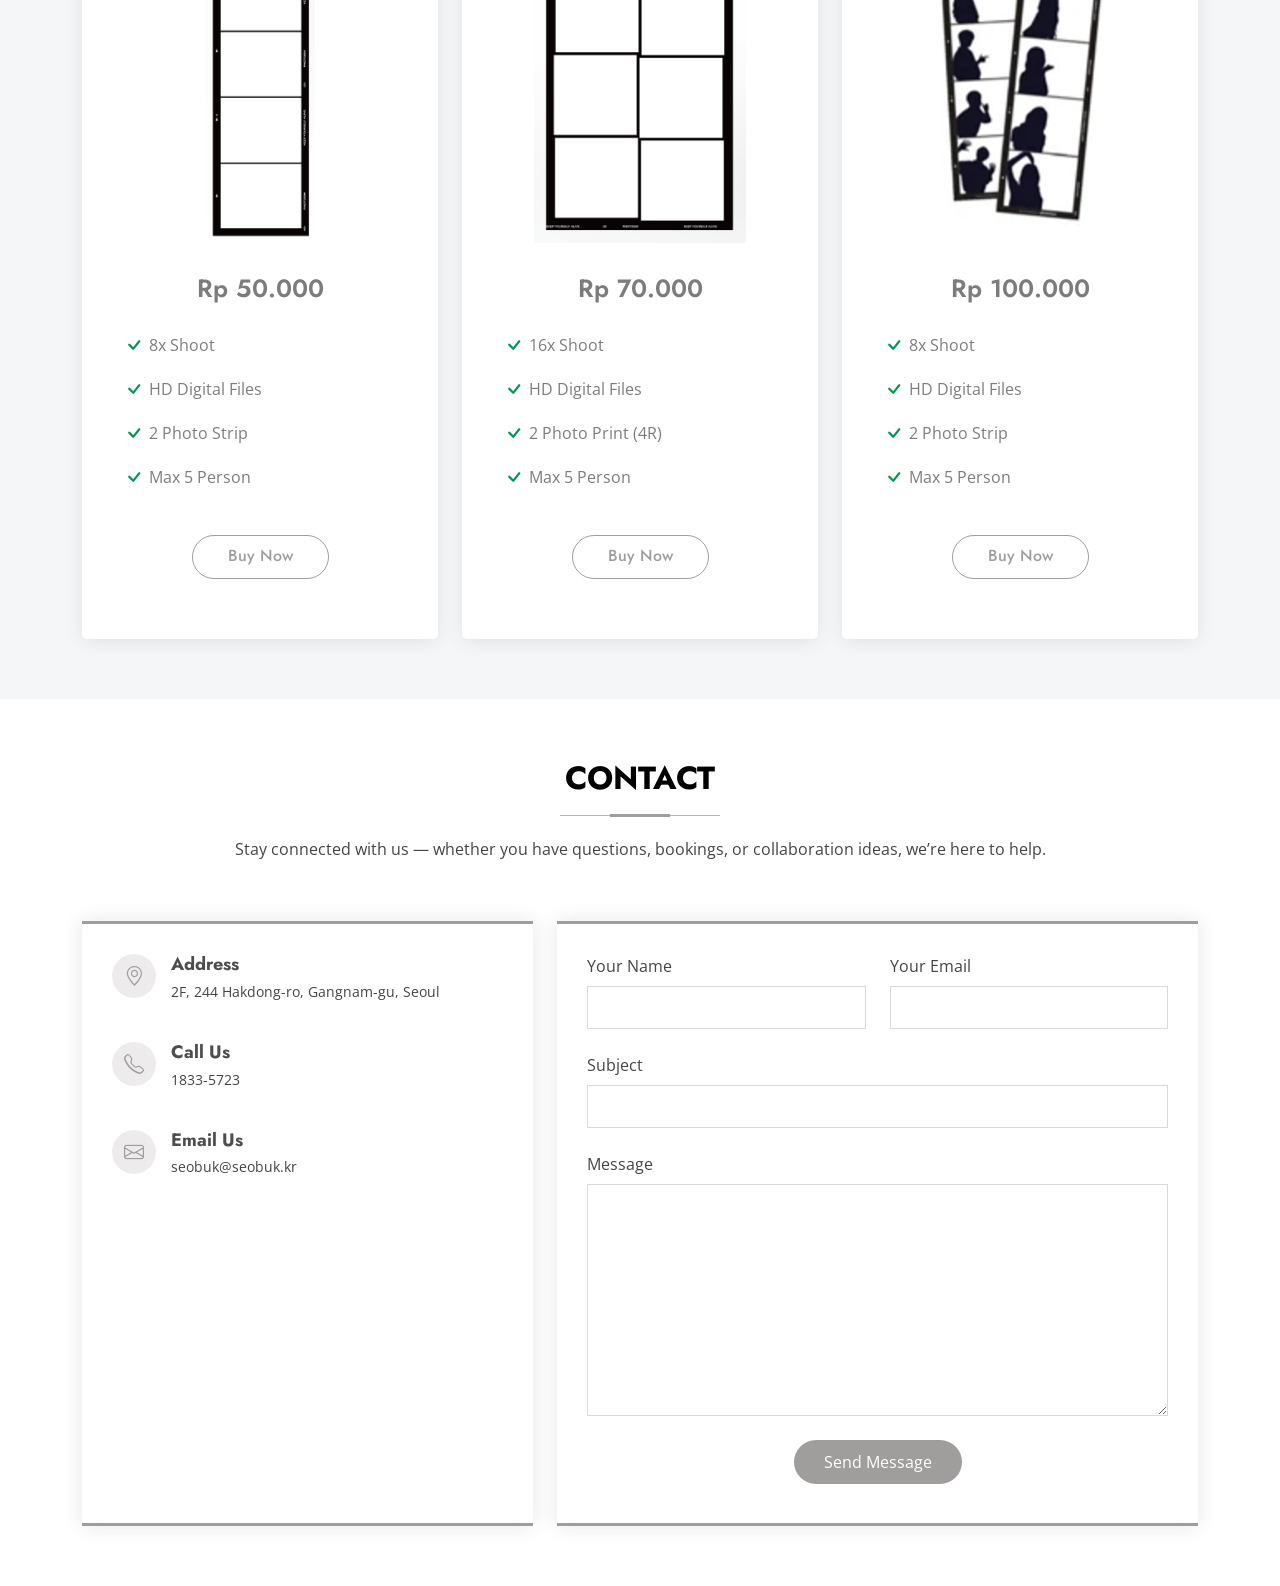
<file: tugas_ets.html>
<!DOCTYPE html>
<html lang="en">

<head>
    <meta charset="utf-8">
    <meta content="width=device-width, initial-scale=1.0" name="viewport">
    <title>Index - Arsha Bootstrap Template</title>
    <meta name="description" content="">
    <meta name="keywords" content="">

    <!-- Favicons -->
    <link href="assets/img/favicon.png" rel="icon">
    <link href="assets/img/apple-touch-icon.png" rel="apple-touch-icon">

    <!-- Fonts -->
    <link href="https://fonts.googleapis.com" rel="preconnect">
    <link href="https://fonts.gstatic.com" rel="preconnect" crossorigin>
    <link
        href="https://fonts.googleapis.com/css2?family=Open+Sans:ital,wght@0,300;0,400;0,500;0,600;0,700;0,800;1,300;1,400;1,500;1,600;1,700;1,800&family=Poppins:ital,wght@0,100;0,200;0,300;0,400;0,500;0,600;0,700;0,800;0,900;1,100;1,200;1,300;1,400;1,500;1,600;1,700;1,800;1,900&family=Jost:ital,wght@0,100;0,200;0,300;0,400;0,500;0,600;0,700;0,800;0,900;1,100;1,200;1,300;1,400;1,500;1,600;1,700;1,800;1,900&display=swap"
        rel="stylesheet">

    <!-- Vendor CSS Files -->
    <link href="assets/vendor/bootstrap/css/bootstrap.min.css" rel="stylesheet">
    <link href="assets/vendor/bootstrap-icons/bootstrap-icons.css" rel="stylesheet">
    <link href="assets/vendor/aos/aos.css" rel="stylesheet">
    <link href="assets/vendor/glightbox/css/glightbox.min.css" rel="stylesheet">
    <link href="assets/vendor/swiper/swiper-bundle.min.css" rel="stylesheet">

    <!-- Main CSS File -->
    <link href="assets/css/tugas.css" rel="stylesheet">

    <!-- =======================================================
  * Template Name: Arsha
  * Template URL: https://bootstrapmade.com/arsha-free-bootstrap-html-template-corporate/
  * Updated: Feb 22 2025 with Bootstrap v5.3.3
  * Author: BootstrapMade.com
  * License: https://bootstrapmade.com/license/
  ======================================================== -->
</head>

<body class="index-page">

    <header id="header" class="header d-flex align-items-center fixed-top">
        <div class="container-fluid container-xl position-relative d-flex align-items-center">

            <a href="index.html" class="logo d-flex align-items-center me-auto">
                <!-- Uncomment the line below if you also wish to use an image logo -->
                <!-- <img src="assets/img/logo.webp" alt=""> -->
                <h1 class="sitename">Photoism</h1>
            </a>

            <nav id="navmenu" class="navmenu">
                <ul>
                    <li><a href="#hero" class="active">Home</a></li>
                    <li><a href="#about">About</a></li>
                    <li><a href="#gallery">Gallery</a></li>
                    <li><a href="#pricing">Price List</a></li>
                    <li><a href="#contact">Contact</a></li>
                </ul>
                <i class="mobile-nav-toggle d-xl-none bi bi-list"></i>
            </nav>

            <a class="btn-getstarted" href="#about">Get Started</a>

        </div>
    </header>

    <main class="main">

        <!-- Hero Section -->
        <section id="hero" class="hero section dark-background">

            <div class="container">
                <div class="row gy-4">
                    <div class="col-lg-6 order-2 order-lg-1 d-flex flex-column justify-content-center"
                        data-aos="zoom-out">
                        <h2>KEEP YOURSELF ALIVE AT PHOTOISM</h2>
                        <p>Originating from South Korea, Photoism is a pioneer in the global instant photo booth
                            industry — blending technology, design, and storytelling to create high-quality, memorable
                            experiences.</p>
                        <div class="d-flex">
                            <a href="#about" class="btn-get-started">About</a>
                            <a href="https://photoismshop.com/"
                                class="glightbox btn-shop-now d-flex align-items-center"><i
                                    class="bi bi-cart"></i><span>Shop Now</span></a>

                            </a>
                        </div>
                    </div>
                    <div class="col-lg-6 order-1 order-lg-2 hero-img" data-aos="zoom-out" data-aos-delay="200">
                        <img src="assets-tugas-ets/animasi.png" class="img-fluid animated" alt="">
                    </div>
                </div>
            </div>

        </section><!-- /Hero Section -->

        <!-- Clients Section -->
        <section id="clients" class="clients section light-background">

            <div class="container" data-aos="zoom-in">

                <div class="swiper init-swiper">
                    <script type="application/json" class="swiper-config">
            {
              "loop": true,
              "speed": 600,
              "autoplay": {
                "delay": 5000
              },
              "slidesPerView": "auto",
              "pagination": {
                "el": ".swiper-pagination",
                "type": "bullets",
                "clickable": true
              },
              "breakpoints": {
                "320": {
                    "slidesPerView": 1
                },
                "768": {
                    "slidesPerView": 2
                },
                "992": {
                    "slidesPerView": 3
                }
              }
            }
             
          </script>
                    <div class="swiper-wrapper align-items-center">
                        <div class="swiper-slide"><img src="assets-tugas-ets/photoism-studio.png" class="img-fluid"
                                alt="">
                        </div>
                        <div class="swiper-slide"><img src="assets-tugas-ets/photoism-box.png" class="img-fluid" alt="">
                        </div>
                        <div class="swiper-slide"><img src="assets-tugas-ets/photoism-colored.png" class="img-fluid"
                                alt="">
                        </div>
                        <div class="swiper-slide"><img src="assets-tugas-ets/photoism-wedding.png" class="img-fluid"
                                alt="">
                        </div>
                        <div class="swiper-slide"><img src="assets-tugas-ets/photoism-design-shop.png" class="img-fluid"
                                alt="">
                        </div>
                    </div>
                </div>

            </div>

        </section><!-- /Clients Section -->

        <!-- About Section -->
        <section id="about" class="about section">
            <!-- Section Title -->
            <div class="container section-title" data-aos="fade-up">
                <h2>About Us</h2>
                <img src="assets-tugas-ets/photoism-idn.webp" class="img-fluid" alt="">
            </div><!-- End Section Title -->

            <div class="container">

                <div class="row gy-4">

                    <div class="col-lg-6 content" data-aos="fade-up" data-aos-delay="100">
                        <p style="text-align: justify;">
                            Photoism adalah jaringan bilik foto dan studio swafoto asal Korea Selatan yang didirikan
                            pada November 2020 oleh Kim Min-seok dan dikelola oleh Seobuk Co. Ltd. yang berbasis di
                            Seoul. Dalam waktu singkat, Photoism berkembang pesat hingga menjadi salah satu jaringan
                            bilik foto terbesar di dunia dengan lebih dari 1.000 gerai, termasuk ratusan lokasi di Korea
                            Selatan.
                        </p>
                    </div>

                    <div class="col-lg-6" data-aos="fade-up" data-aos-delay="200">
                        <p style="text-align: justify;">
                            Photoism mulai hadir di Indonesia pada November 2023 dengan
                            gerai pertamanya di Mal Taman
                            Anggrek, Jakarta Barat. Di Indonesia, Photoism dikelola oleh PT Mitra Foto Abadi dan telah
                            tersebar di berbagai kota besar. Selain pengalaman foto yang modern dan praktis, Photoism
                            juga menawarkan bingkai unik dengan tema artis dan musisi Korea Selatan, menjadikannya
                            populer di kalangan penggemar budaya Korea. </p>
                        <a href="https://id.wikipedia.org/wiki/Photoism" target="_blank" class="read-more"><span>Read
                                More</span><i class="bi bi-arrow-right"></i></a>
                    </div>

                </div>

            </div>

        </section><!-- /About Section -->

        <!-- Gallery Section -->
        <section id="gallery" class="gallery section">

            <!-- Section Title -->
            <div class="container section-title" data-aos="fade-up">
                <h2>Gallery</h2>
                <p>Discover unique photo booth experiences with various styles, angles, and frames to match your moment.
                </p>
            </div><!-- End Section Title -->

            <div class="container">

                <div class="isotope-layout" data-default-filter="*" data-layout="masonry" data-sort="original-order">

                    <ul class="gallery-filters isotope-filters" data-aos="fade-up" data-aos-delay="100">
                        <li data-filter="*" class="filter-active">All</li>
                        <li data-filter=".filter-app">Basic</li>
                        <li data-filter=".filter-product">High Angle</li>
                        <li data-filter=".filter-branding">Artist Frame</li>
                    </ul><!-- End gallery Filters -->

                    <div class="row gy-4 isotope-container" data-aos="fade-up" data-aos-delay="200">

                        <div class="col-lg-4 col-md-6 gallery-item isotope-item filter-app">
                            <img src="assets-tugas-ets/basic-bg abu.png" class="img-fluid" alt="">
                            <div class="gallery-info">
                                <h4>Basic - background grey</h4>
                                <a href="assets-tugas-ets/basic-bg abu.png" title="Basic - background grey"
                                    data-gallery="gallery-gallery-app" class="glightbox preview-link"><i
                                        class="bi bi-zoom-in"></i></a>
                            </div>
                        </div><!-- End gallery Item -->

                        <div class="col-lg-4 col-md-6 gallery-item isotope-item filter-product">
                            <img src="assets-tugas-ets/high angle.jpg" class="img-fluid" alt="">
                            <div class="gallery-info">
                                <h4>High Angle</h4>
                                <a href="assets-tugas-ets/high angle.jpg" title="High Angle"
                                    data-gallery="gallery-gallery-product" class="glightbox preview-link"><i
                                        class="bi bi-zoom-in"></i></a>
                            </div>
                        </div><!-- End gallery Item -->

                        <div class="col-lg-4 col-md-6 gallery-item isotope-item filter-branding">
                            <img src="assets-tugas-ets/idol-enhypen.png" class="img-fluid" alt="">
                            <div class="gallery-info">
                                <h4>Artist Frame - Enhypen</h4>
                                <a href="assets-tugas-ets/idol-enhypen.png" title="Artist Frame - Enhypen"
                                    data-gallery="gallery-gallery-branding" class="glightbox preview-link"><i
                                        class="bi bi-zoom-in"></i></a>
                            </div>
                        </div><!-- End gallery Item -->

                        <div class="col-lg-4 col-md-6 gallery-item isotope-item filter-app">
                            <img src="assets-tugas-ets/basic-bg biru.png" class="img-fluid" alt="">
                            <div class="gallery-info">
                                <h4>Basic - background blue</h4>
                                <a href="assets-tugas-ets/basic-bg biru.png" title="Basic - background blue"
                                    data-gallery="gallery-gallery-app" class="glightbox preview-link"><i
                                        class="bi bi-zoom-in"></i></a>
                            </div>
                        </div><!-- End gallery Item -->

                        <div class="col-lg-4 col-md-6 gallery-item isotope-item filter-app">
                            <img src="assets-tugas-ets/basic-bg putih.png" class="img-fluid" alt="">
                            <div class="gallery-info">
                                <h4>Basic - background white</h4>
                                <a href="assets-tugas-ets/basic-bg putih.png" title="Basic - background white"
                                    data-gallery="gallery-gallery-app" class="glightbox preview-link"><i
                                        class="bi bi-zoom-in"></i></a>
                            </div>
                        </div><!-- End gallery Item -->

                        <div class="col-lg-4 col-md-6 gallery-item isotope-item filter-branding">
                            <img src="assets-tugas-ets/idol-blackpink.png" class="img-fluid" alt="">
                            <div class="gallery-info">
                                <h4>Artist Frame - Blackpink</h4>
                                <a href="assets-tugas-ets/idol-blackpink.png" title="Artist Frame - Blackpink"
                                    data-gallery="gallery-gallery-branding" class="glightbox preview-link"><i
                                        class="bi bi-zoom-in"></i></a>
                            </div>
                        </div><!-- End gallery Item -->

                        <div class="col-lg-4 col-md-6 gallery-item isotope-item filter-app">
                            <img src="assets-tugas-ets/basic-bg hitam.png" class="img-fluid" alt="">
                            <div class="gallery-info">
                                <h4>Basic - background black</h4>
                                <a href="assets-tugas-ets/basic-bg hitam.png" title="Basic - background black"
                                    data-gallery="gallery-gallery-app" class="glightbox preview-link"><i
                                        class="bi bi-zoom-in"></i></a>
                            </div>
                        </div><!-- End gallery Item -->

                        <div class="col-lg-4 col-md-6 gallery-item isotope-item filter-branding">
                            <img src="assets-tugas-ets/idol-boy next door.png" class="img-fluid" alt="">
                            <div class="gallery-info">
                                <h4>Artist Frame - Boy Next Door</h4>
                                <p>Lorem ipsum, dolor sit</p>
                                <a href="assets-tugas-ets/idol-boy next door.png" title="Artist Frame - Boy Next Door"
                                    data-gallery="gallery-gallery-branding" class="glightbox preview-link"><i
                                        class="bi bi-zoom-in"></i></a>
                            </div>
                        </div><!-- End gallery Item -->

                    </div><!-- End gallery Container -->

                </div>

            </div>

        </section><!-- /gallery Section -->

        <!-- Pricing Section -->
        <section id="pricing" class="pricing section light-background">

            <!-- Section Title -->
            <div class="container section-title" data-aos="fade-up">
                <h2>Price List</h2>
                <p>Capture your moments with high-quality photobooth experiences. Choose the package that suits your
                    style</p>
            </div><!-- End Section Title -->

            <div class="container">

                <div class="row gy-4">

                    <div class="col-lg-4" data-aos="zoom-in" data-aos-delay="100">
                        <div class="pricing-item">
                            <h3>Basic 4-Cut</h3>
                            <img src="assets-tugas-ets/basic-4-cut.png" class="img-fluid pricing-img" alt="">
                            <h4>Rp 50.000</h4>
                            <ul>
                                <li><i class="bi bi-check"></i> 8x Shoot</li>
                                <li><i class="bi bi-check"></i> HD Digital Files</li>
                                <li><i class="bi bi-check"></i> 2 Photo Strip</li>
                                <li><i class="bi bi-check"></i> Max 5 Person</li>
                                </li>
                            </ul>
                            <a href="#" class="buy-btn">Buy Now</a>
                        </div>
                    </div><!-- End Pricing Item -->

                    <div class="col-lg-4" data-aos="zoom-in" data-aos-delay="100">
                        <div class="pricing-item">
                            <h3>Basic 6-Cut</h3>
                            <img src="assets-tugas-ets/basic-6-cut.png" class="img-fluid pricing-img" alt="">
                            <h4>Rp 70.000</h4>
                            <ul>
                                <li><i class="bi bi-check"></i> 16x Shoot</li>
                                <li><i class="bi bi-check"></i> HD Digital Files</li>
                                <li><i class="bi bi-check"></i> 2 Photo Print (4R)</li>
                                <li><i class="bi bi-check"></i> Max 5 Person</li>
                                </li>
                            </ul>
                            <a href="#" class="buy-btn">Buy Now</a>
                        </div>
                    </div><!-- End Pricing Item -->

                    <div class="col-lg-4" data-aos="zoom-in" data-aos-delay="100">
                        <div class="pricing-item">
                            <h3>Artist Frame</h3>
                            <img src="assets-tugas-ets/artist-frame.png" class="img-fluid pricing-img" alt="">
                            <h4>Rp 100.000</h4>
                            <ul>
                                <li><i class="bi bi-check"></i> 8x Shoot</li>
                                <li><i class="bi bi-check"></i> HD Digital Files</li>
                                <li><i class="bi bi-check"></i> 2 Photo Strip</li>
                                <li><i class="bi bi-check"></i> Max 5 Person</li>
                                </li>
                            </ul>
                            <a href="#" class="buy-btn">Buy Now</a>
                        </div>
                    </div><!-- End Pricing Item -->

                </div>

            </div>

        </section><!-- /Pricing Section -->

        <!-- Contact Section -->
        <section id="contact" class="contact section">

            <!-- Section Title -->
            <div class="container section-title" data-aos="fade-up">
                <h2>Contact</h2>
                <p>Stay connected with us — whether you have questions, bookings, or collaboration ideas, we’re here to
                    help.</p>
            </div><!-- End Section Title -->

            <div class="container" data-aos="fade-up" data-aos-delay="100">

                <div class="row gy-4">

                    <div class="col-lg-5">

                        <div class="info-wrap">
                            <div class="info-item d-flex" data-aos="fade-up" data-aos-delay="200">
                                <i class="bi bi-geo-alt flex-shrink-0"></i>
                                <div>
                                    <h3>Address</h3>
                                    <p>2F, 244 Hakdong-ro, Gangnam-gu, Seoul</p>
                                </div>
                            </div><!-- End Info Item -->

                            <div class="info-item d-flex" data-aos="fade-up" data-aos-delay="300">
                                <i class="bi bi-telephone flex-shrink-0"></i>
                                <div>
                                    <h3>Call Us</h3>
                                    <p>1833-5723</p>
                                </div>
                            </div><!-- End Info Item -->

                            <div class="info-item d-flex" data-aos="fade-up" data-aos-delay="400">
                                <i class="bi bi-envelope flex-shrink-0"></i>
                                <div>
                                    <h3>Email Us</h3>
                                    <p>seobuk@seobuk.kr</p>
                                </div>
                            </div><!-- End Info Item -->

                            <iframe
                                src="https://www.google.com/maps/d/u/0/embed?mid=1ci3MBok2-vne-sGgKAIz_0JEvu2MKkA&ehbc=2E312F"
                                width="640" height="480" frameborder="0" style="border:0; width: 100%; height: 270px;"
                                allowfullscreen="" loading="lazy" referrerpolicy="no-referrer-when-downgrade"></iframe>
                        </div>
                    </div>

                    <div class="col-lg-7">
                        <form action="forms/contact.php" method="post" class="php-email-form" data-aos="fade-up"
                            data-aos-delay="200">
                            <div class="row gy-4">

                                <div class="col-md-6">
                                    <label for="name-field" class="pb-2">Your Name</label>
                                    <input type="text" name="name" id="name-field" class="form-control" required="">
                                </div>

                                <div class="col-md-6">
                                    <label for="email-field" class="pb-2">Your Email</label>
                                    <input type="email" class="form-control" name="email" id="email-field" required="">
                                </div>

                                <div class="col-md-12">
                                    <label for="subject-field" class="pb-2">Subject</label>
                                    <input type="text" class="form-control" name="subject" id="subject-field"
                                        required="">
                                </div>

                                <div class="col-md-12">
                                    <label for="message-field" class="pb-2">Message</label>
                                    <textarea class="form-control" name="message" rows="10" id="message-field"
                                        required=""></textarea>
                                </div>

                                <div class="col-md-12 text-center">
                                    <div class="loading">Loading</div>
                                    <div class="error-message"></div>
                                    <div class="sent-message">Your message has been sent. Thank you!</div>

                                    <button type="submit">Send Message</button>
                                </div>

                            </div>
                        </form>
                    </div><!-- End Contact Form -->

                </div>

            </div>

        </section><!-- /Contact Section -->

    </main>

    <!-- Scroll Top -->
    <a href="#" id="scroll-top" class="scroll-top d-flex align-items-center justify-content-center"><i
            class="bi bi-arrow-up-short"></i></a>

    <!-- Preloader -->
    <div id="preloader"></div>

    <!-- Vendor JS Files -->
    <script src="assets/vendor/bootstrap/js/bootstrap.bundle.min.js"></script>
    <script src="assets/vendor/php-email-form/validate.js"></script>
    <script src="assets/vendor/aos/aos.js"></script>
    <script src="assets/vendor/glightbox/js/glightbox.min.js"></script>
    <script src="assets/vendor/swiper/swiper-bundle.min.js"></script>
    <script src="assets/vendor/waypoints/noframework.waypoints.js"></script>
    <script src="assets/vendor/imagesloaded/imagesloaded.pkgd.min.js"></script>
    <script src="assets/vendor/isotope-layout/isotope.pkgd.min.js"></script>

    <!-- Main JS File -->
    <script src="assets/js/main.js"></script>

</body>

</html>
</file>
<file: assets/css/main.css>
/**
* Template Name: Arsha
* Template URL: https://bootstrapmade.com/arsha-free-bootstrap-html-template-corporate/
* Updated: Feb 22 2025 with Bootstrap v5.3.3
* Author: BootstrapMade.com
* License: https://bootstrapmade.com/license/
*/

/*--------------------------------------------------------------
# Font & Color Variables
# Help: https://bootstrapmade.com/color-system/
--------------------------------------------------------------*/
/* Fonts */
:root {
  --default-font: "Open Sans",  system-ui, -apple-system, "Segoe UI", Roboto, "Helvetica Neue", Arial, "Noto Sans", "Liberation Sans", sans-serif, "Apple Color Emoji", "Segoe UI Emoji", "Segoe UI Symbol", "Noto Color Emoji";
  --heading-font: "Jost",  sans-serif;
  --nav-font: "Poppins",  sans-serif;
}

/* Global Colors - The following color variables are used throughout the website. Updating them here will change the color scheme of the entire website */
:root { 
  --background-color: #ffffff; /* Background color for the entire website, including individual sections */
  --default-color: #444444; /* Default color used for the majority of the text content across the entire website */
  --heading-color: #37517e; /* Color for headings, subheadings and title throughout the website */
  --accent-color: #47b2e4; /* Accent color that represents your brand on the website. It's used for buttons, links, and other elements that need to stand out */
  --surface-color: #ffffff; /* The surface color is used as a background of boxed elements within sections, such as cards, icon boxes, or other elements that require a visual separation from the global background. */
  --contrast-color: #ffffff; /* Contrast color for text, ensuring readability against backgrounds of accent, heading, or default colors. */
}

/* Nav Menu Colors - The following color variables are used specifically for the navigation menu. They are separate from the global colors to allow for more customization options */
:root {
  --nav-color: #ffffff;  /* The default color of the main navmenu links */
  --nav-hover-color: #47b2e4; /* Applied to main navmenu links when they are hovered over or active */
  --nav-mobile-background-color: #ffffff; /* Used as the background color for mobile navigation menu */
  --nav-dropdown-background-color: #ffffff; /* Used as the background color for dropdown items that appear when hovering over primary navigation items */
  --nav-dropdown-color: #444444; /* Used for navigation links of the dropdown items in the navigation menu. */
  --nav-dropdown-hover-color: #47b2e4; /* Similar to --nav-hover-color, this color is applied to dropdown navigation links when they are hovered over. */
}

/* Color Presets - These classes override global colors when applied to any section or element, providing reuse of the sam color scheme. */

.light-background {
  --background-color: #f5f6f8;
  --surface-color: #ffffff;
}

.dark-background {
  --background-color: #37517e;
  --default-color: #ffffff;
  --heading-color: #ffffff;
  --surface-color: #4668a2;
  --contrast-color: #ffffff;
}

/* Smooth scroll */
:root {
  scroll-behavior: smooth;
}

/*--------------------------------------------------------------
# General Styling & Shared Classes
--------------------------------------------------------------*/
body {
  color: var(--default-color);
  background-color: var(--background-color);
  font-family: var(--default-font);
}

a {
  color: var(--accent-color);
  text-decoration: none;
  transition: 0.3s;
}

a:hover {
  color: color-mix(in srgb, var(--accent-color), transparent 25%);
  text-decoration: none;
}

h1,
h2,
h3,
h4,
h5,
h6 {
  color: var(--heading-color);
  font-family: var(--heading-font);
}

/* PHP Email Form Messages
------------------------------*/
.php-email-form .error-message {
  display: none;
  background: #df1529;
  color: #ffffff;
  text-align: left;
  padding: 15px;
  margin-bottom: 24px;
  font-weight: 600;
}

.php-email-form .sent-message {
  display: none;
  color: #ffffff;
  background: #059652;
  text-align: center;
  padding: 15px;
  margin-bottom: 24px;
  font-weight: 600;
}

.php-email-form .loading {
  display: none;
  background: var(--surface-color);
  text-align: center;
  padding: 15px;
  margin-bottom: 24px;
}

.php-email-form .loading:before {
  content: "";
  display: inline-block;
  border-radius: 50%;
  width: 24px;
  height: 24px;
  margin: 0 10px -6px 0;
  border: 3px solid var(--accent-color);
  border-top-color: var(--surface-color);
  animation: php-email-form-loading 1s linear infinite;
}

@keyframes php-email-form-loading {
  0% {
    transform: rotate(0deg);
  }

  100% {
    transform: rotate(360deg);
  }
}

/*--------------------------------------------------------------
# Global Header
--------------------------------------------------------------*/
.header {
  --background-color: #3d4d6a;
  --heading-color: #ffffff;
  color: var(--default-color);
  background-color: var(--background-color);
  padding: 15px 0;
  transition: all 0.5s;
  z-index: 997;
}

.header .logo {
  line-height: 1;
}

.header .logo img {
  max-height: 36px;
  margin-right: 8px;
}

.header .logo h1 {
  font-size: 30px;
  margin: 0;
  font-weight: 500;
  color: var(--heading-color);
  letter-spacing: 2px;
  text-transform: uppercase;
}

.header .btn-getstarted,
.header .btn-getstarted:focus {
  color: var(--contrast-color);
  background: var(--accent-color);
  font-size: 14px;
  padding: 8px 25px;
  margin: 0 0 0 30px;
  border-radius: 50px;
  transition: 0.3s;
}

.header .btn-getstarted:hover,
.header .btn-getstarted:focus:hover {
  color: var(--contrast-color);
  background: color-mix(in srgb, var(--accent-color), transparent 15%);
}

@media (max-width: 1200px) {
  .header .logo {
    order: 1;
  }

  .header .btn-getstarted {
    order: 2;
    margin: 0 15px 0 0;
    padding: 6px 15px;
  }

  .header .navmenu {
    order: 3;
  }
}

/* Index Page Header
------------------------------*/
.index-page .header {
  --background-color: rgba(255, 255, 255, 0);
  --heading-color: #ffffff;
  --nav-color: #ffffff;
}

/* Index Page Header on Scroll
------------------------------*/
.index-page.scrolled .header {
  --background-color: rgba(40, 58, 90, 0.9);
}

/*--------------------------------------------------------------
# Navigation Menu
--------------------------------------------------------------*/
/* Desktop Navigation */
@media (min-width: 1200px) {
  .navmenu {
    padding: 0;
  }

  .navmenu ul {
    margin: 0;
    padding: 0;
    display: flex;
    list-style: none;
    align-items: center;
  }

  .navmenu li {
    position: relative;
  }

  .navmenu a,
  .navmenu a:focus {
    color: var(--nav-color);
    padding: 18px 15px;
    font-size: 15px;
    font-family: var(--nav-font);
    font-weight: 400;
    display: flex;
    align-items: center;
    justify-content: space-between;
    white-space: nowrap;
    transition: 0.3s;
  }

  .navmenu a i,
  .navmenu a:focus i {
    font-size: 12px;
    line-height: 0;
    margin-left: 5px;
    transition: 0.3s;
  }

  .navmenu li:last-child a {
    padding-right: 0;
  }

  .navmenu li:hover>a,
  .navmenu .active,
  .navmenu .active:focus {
    color: var(--nav-hover-color);
  }

  .navmenu .dropdown ul {
    margin: 0;
    padding: 10px 0;
    background: var(--nav-dropdown-background-color);
    display: block;
    position: absolute;
    visibility: hidden;
    left: 14px;
    top: 130%;
    opacity: 0;
    transition: 0.3s;
    border-radius: 4px;
    z-index: 99;
    box-shadow: 0px 0px 30px rgba(0, 0, 0, 0.1);
  }

  .navmenu .dropdown ul li {
    min-width: 200px;
  }

  .navmenu .dropdown ul a {
    padding: 10px 20px;
    font-size: 15px;
    text-transform: none;
    color: var(--nav-dropdown-color);
  }

  .navmenu .dropdown ul a i {
    font-size: 12px;
  }

  .navmenu .dropdown ul a:hover,
  .navmenu .dropdown ul .active:hover,
  .navmenu .dropdown ul li:hover>a {
    color: var(--nav-dropdown-hover-color);
  }

  .navmenu .dropdown:hover>ul {
    opacity: 1;
    top: 100%;
    visibility: visible;
  }

  .navmenu .dropdown .dropdown ul {
    top: 0;
    left: -90%;
    visibility: hidden;
  }

  .navmenu .dropdown .dropdown:hover>ul {
    opacity: 1;
    top: 0;
    left: -100%;
    visibility: visible;
  }

  .navmenu .megamenu {
    position: static;
  }

  .navmenu .megamenu ul {
    margin: 0;
    padding: 10px;
    background: var(--nav-dropdown-background-color);
    box-shadow: 0px 0px 20px rgba(0, 0, 0, 0.1);
    position: absolute;
    top: 130%;
    left: 0;
    right: 0;
    visibility: hidden;
    opacity: 0;
    display: flex;
    transition: 0.3s;
    border-radius: 4px;
    z-index: 99;
  }

  .navmenu .megamenu ul li {
    flex: 1;
  }

  .navmenu .megamenu ul li a,
  .navmenu .megamenu ul li:hover>a {
    padding: 10px 20px;
    font-size: 15px;
    color: var(--nav-dropdown-color);
  }

  .navmenu .megamenu ul li a:hover,
  .navmenu .megamenu ul li .active,
  .navmenu .megamenu ul li .active:hover {
    color: var(--nav-dropdown-hover-color);
  }

  .navmenu .megamenu:hover>ul {
    opacity: 1;
    top: 100%;
    visibility: visible;
  }

  .navmenu .dd-box-shadow {
    box-shadow: 0px 0px 30px rgba(0, 0, 0, 0.1);
  }
}

/* Mobile Navigation */
@media (max-width: 1199px) {
  .mobile-nav-toggle {
    color: var(--nav-color);
    font-size: 28px;
    line-height: 0;
    margin-right: 10px;
    cursor: pointer;
    transition: color 0.3s;
  }

  .navmenu {
    padding: 0;
    z-index: 9997;
  }

  .navmenu ul {
    display: none;
    list-style: none;
    position: absolute;
    inset: 60px 20px 20px 20px;
    padding: 10px 0;
    margin: 0;
    border-radius: 6px;
    background-color: var(--nav-mobile-background-color);
    overflow-y: auto;
    transition: 0.3s;
    z-index: 9998;
    box-shadow: 0px 0px 30px rgba(0, 0, 0, 0.1);
  }

  .navmenu a,
  .navmenu a:focus {
    color: var(--nav-dropdown-color);
    padding: 10px 20px;
    font-family: var(--nav-font);
    font-size: 17px;
    font-weight: 500;
    display: flex;
    align-items: center;
    justify-content: space-between;
    white-space: nowrap;
    transition: 0.3s;
  }

  .navmenu a i,
  .navmenu a:focus i {
    font-size: 12px;
    line-height: 0;
    margin-left: 5px;
    width: 30px;
    height: 30px;
    display: flex;
    align-items: center;
    justify-content: center;
    border-radius: 50%;
    transition: 0.3s;
    background-color: color-mix(in srgb, var(--accent-color), transparent 90%);
  }

  .navmenu a i:hover,
  .navmenu a:focus i:hover {
    background-color: var(--accent-color);
    color: var(--contrast-color);
  }

  .navmenu a:hover,
  .navmenu .active,
  .navmenu .active:focus {
    color: var(--nav-dropdown-hover-color);
  }

  .navmenu .active i,
  .navmenu .active:focus i {
    background-color: var(--accent-color);
    color: var(--contrast-color);
    transform: rotate(180deg);
  }

  .navmenu .dropdown ul {
    position: static;
    display: none;
    z-index: 99;
    padding: 10px 0;
    margin: 10px 20px;
    background-color: var(--nav-dropdown-background-color);
    border: 1px solid color-mix(in srgb, var(--default-color), transparent 90%);
    box-shadow: none;
    transition: all 0.5s ease-in-out;
  }

  .navmenu .dropdown ul ul {
    background-color: rgba(33, 37, 41, 0.1);
  }

  .navmenu .dropdown>.dropdown-active {
    display: block;
    background-color: rgba(33, 37, 41, 0.03);
  }

  .mobile-nav-active {
    overflow: hidden;
  }

  .mobile-nav-active .mobile-nav-toggle {
    color: #fff;
    position: absolute;
    font-size: 32px;
    top: 15px;
    right: 15px;
    margin-right: 0;
    z-index: 9999;
  }

  .mobile-nav-active .navmenu {
    position: fixed;
    overflow: hidden;
    inset: 0;
    background: rgba(33, 37, 41, 0.8);
    transition: 0.3s;
  }

  .mobile-nav-active .navmenu>ul {
    display: block;
  }
}

/*--------------------------------------------------------------
# Global Footer
--------------------------------------------------------------*/
.footer {
  color: var(--default-color);
  background-color: var(--background-color);
  font-size: 14px;
  padding-bottom: 50px;
  position: relative;
}

.footer .footer-newsletter {
  background-color: color-mix(in srgb, var(--heading-color), transparent 95%);
  padding: 50px 0;
}

.footer .footer-newsletter h4 {
  font-size: 24px;
}

.footer .footer-newsletter .newsletter-form {
  margin-top: 30px;
  margin-bottom: 15px;
  padding: 6px 8px;
  position: relative;
  background-color: color-mix(in srgb, var(--background-color), transparent 50%);
  border: 1px solid color-mix(in srgb, var(--default-color), transparent 90%);
  box-shadow: 0px 2px 25px rgba(0, 0, 0, 0.1);
  display: flex;
  transition: 0.3s;
  border-radius: 50px;
}

.footer .footer-newsletter .newsletter-form:focus-within {
  border-color: var(--accent-color);
}

.footer .footer-newsletter .newsletter-form input[type=email] {
  border: 0;
  padding: 4px;
  width: 100%;
  background-color: color-mix(in srgb, var(--background-color), transparent 50%);
  color: var(--default-color);
}

.footer .footer-newsletter .newsletter-form input[type=email]:focus-visible {
  outline: none;
}

.footer .footer-newsletter .newsletter-form input[type=submit] {
  border: 0;
  font-size: 16px;
  padding: 0 20px;
  margin: -7px -8px -7px 0;
  background: var(--accent-color);
  color: var(--contrast-color);
  transition: 0.3s;
  border-radius: 50px;
}

.footer .footer-newsletter .newsletter-form input[type=submit]:hover {
  background: color-mix(in srgb, var(--accent-color), transparent 20%);
}

.footer .footer-top {
  padding-top: 50px;
}

.footer .social-links a {
  display: flex;
  align-items: center;
  justify-content: center;
  width: 40px;
  height: 40px;
  border-radius: 50%;
  border: 1px solid color-mix(in srgb, var(--default-color), transparent 50%);
  font-size: 16px;
  color: color-mix(in srgb, var(--default-color), transparent 20%);
  margin-right: 10px;
  transition: 0.3s;
}

.footer .social-links a:hover {
  color: var(--accent-color);
  border-color: var(--accent-color);
}

.footer h4 {
  font-size: 16px;
  font-weight: bold;
  position: relative;
  padding-bottom: 12px;
}

.footer .footer-links {
  margin-bottom: 30px;
}

.footer .footer-links ul {
  list-style: none;
  padding: 0;
  margin: 0;
}

.footer .footer-links ul i {
  margin-right: 3px;
  font-size: 12px;
  line-height: 0;
  color: var(--accent-color);
}

.footer .footer-links ul li {
  padding: 10px 0;
  display: flex;
  align-items: center;
}

.footer .footer-links ul li:first-child {
  padding-top: 0;
}

.footer .footer-links ul a {
  display: inline-block;
  color: color-mix(in srgb, var(--default-color), transparent 20%);
  line-height: 1;
}

.footer .footer-links ul a:hover {
  color: var(--accent-color);
}

.footer .footer-about a {
  color: var(--heading-color);
  font-size: 28px;
  font-weight: 600;
  text-transform: uppercase;
  font-family: var(--heading-font);
}

.footer .footer-contact p {
  margin-bottom: 5px;
}

.footer .copyright {
  padding-top: 25px;
  padding-bottom: 25px;
  border-top: 1px solid color-mix(in srgb, var(--default-color), transparent 90%);
}

.footer .copyright p {
  margin-bottom: 0;
}

.footer .credits {
  margin-top: 6px;
  font-size: 13px;
}

/*--------------------------------------------------------------
# Preloader
--------------------------------------------------------------*/
#preloader {
  position: fixed;
  inset: 0;
  z-index: 999999;
  overflow: hidden;
  background: var(--background-color);
  transition: all 0.6s ease-out;
}

#preloader:before {
  content: "";
  position: fixed;
  top: calc(50% - 30px);
  left: calc(50% - 30px);
  border: 6px solid #ffffff;
  border-color: var(--accent-color) transparent var(--accent-color) transparent;
  border-radius: 50%;
  width: 60px;
  height: 60px;
  animation: animate-preloader 1.5s linear infinite;
}

@keyframes animate-preloader {
  0% {
    transform: rotate(0deg);
  }

  100% {
    transform: rotate(360deg);
  }
}

/*--------------------------------------------------------------
# Scroll Top Button
--------------------------------------------------------------*/
.scroll-top {
  position: fixed;
  visibility: hidden;
  opacity: 0;
  right: 15px;
  bottom: -15px;
  z-index: 99999;
  background-color: var(--accent-color);
  width: 44px;
  height: 44px;
  border-radius: 50px;
  transition: all 0.4s;
}

.scroll-top i {
  font-size: 24px;
  color: var(--contrast-color);
  line-height: 0;
}

.scroll-top:hover {
  background-color: color-mix(in srgb, var(--accent-color), transparent 20%);
  color: var(--contrast-color);
}

.scroll-top.active {
  visibility: visible;
  opacity: 1;
  bottom: 15px;
}

/*--------------------------------------------------------------
# Disable aos animation delay on mobile devices
--------------------------------------------------------------*/
@media screen and (max-width: 768px) {
  [data-aos-delay] {
    transition-delay: 0 !important;
  }
}

/*--------------------------------------------------------------
# Global Page Titles & Breadcrumbs
--------------------------------------------------------------*/
.page-title {
  --background-color: color-mix(in srgb, var(--default-color), transparent 96%);
  color: var(--default-color);
  background-color: var(--background-color);
  padding: 20px 0;
  position: relative;
}

.page-title h1 {
  font-size: 28px;
  font-weight: 700;
  margin: 0;
}

.page-title .breadcrumbs ol {
  display: flex;
  flex-wrap: wrap;
  list-style: none;
  padding: 0 0 10px 0;
  margin: 0;
  font-size: 14px;
}

.page-title .breadcrumbs ol li+li {
  padding-left: 10px;
}

.page-title .breadcrumbs ol li+li::before {
  content: "/";
  display: inline-block;
  padding-right: 10px;
  color: color-mix(in srgb, var(--default-color), transparent 70%);
}

/*--------------------------------------------------------------
# Global Sections
--------------------------------------------------------------*/
section,
.section {
  color: var(--default-color);
  background-color: var(--background-color);
  padding: 60px 0;
  scroll-margin-top: 88px;
  overflow: clip;
}

@media (max-width: 1199px) {

  section,
  .section {
    scroll-margin-top: 66px;
  }
}

/*--------------------------------------------------------------
# Global Section Titles
--------------------------------------------------------------*/
.section-title {
  text-align: center;
  padding-bottom: 60px;
  position: relative;
}

.section-title h2 {
  font-size: 32px;
  font-weight: 700;
  margin-bottom: 20px;
  padding-bottom: 20px;
  text-transform: uppercase;
  position: relative;
}

.section-title h2:before {
  content: "";
  position: absolute;
  display: block;
  width: 160px;
  height: 1px;
  background: color-mix(in srgb, var(--default-color), transparent 60%);
  left: 0;
  right: 0;
  bottom: 1px;
  margin: auto;
}

.section-title h2::after {
  content: "";
  position: absolute;
  display: block;
  width: 60px;
  height: 3px;
  background: var(--accent-color);
  left: 0;
  right: 0;
  bottom: 0;
  margin: auto;
}

.section-title p {
  margin-bottom: 0;
}

/*--------------------------------------------------------------
# Hero Section
--------------------------------------------------------------*/
.hero {
  width: 100%;
  min-height: 80vh;
  position: relative;
  padding: 120px 0 60px 0;
  display: flex;
  align-items: center;
}

.hero h1 {
  margin: 0;
  font-size: 48px;
  font-weight: 700;
  line-height: 56px;
}

.hero p {
  color: color-mix(in srgb, var(--default-color), transparent 30%);
  margin: 5px 0 30px 0;
  font-size: 22px;
  line-height: 1.3;
  font-weight: 600;
}

.hero .btn-get-started {
  color: var(--contrast-color);
  background: var(--accent-color);
  font-family: var(--heading-font);
  font-weight: 500;
  font-size: 15px;
  letter-spacing: 1px;
  display: inline-block;
  padding: 10px 28px 12px 28px;
  border-radius: 50px;
  transition: 0.5s;
}

.hero .btn-get-started:hover {
  color: var(--contrast-color);
  background: color-mix(in srgb, var(--accent-color), transparent 15%);
}

.hero .btn-watch-video {
  font-size: 16px;
  transition: 0.5s;
  margin-left: 25px;
  color: var(--default-color);
  font-weight: 600;
}

.hero .btn-watch-video i {
  color: var(--contrast-color);
  font-size: 32px;
  transition: 0.3s;
  line-height: 0;
  margin-right: 8px;
}

.hero .btn-watch-video:hover {
  color: var(--accent-color);
}

.hero .btn-watch-video:hover i {
  color: color-mix(in srgb, var(--accent-color), transparent 15%);
}

.hero .animated {
  animation: up-down 2s ease-in-out infinite alternate-reverse both;
}

@media (max-width: 640px) {
  .hero h1 {
    font-size: 28px;
    line-height: 36px;
  }

  .hero p {
    font-size: 18px;
    line-height: 24px;
    margin-bottom: 30px;
  }

  .hero .btn-get-started,
  .hero .btn-watch-video {
    font-size: 13px;
  }
}

@keyframes up-down {
  0% {
    transform: translateY(10px);
  }

  100% {
    transform: translateY(-10px);
  }
}

/*--------------------------------------------------------------
# Clients Section
--------------------------------------------------------------*/
.clients {
  padding: 12px 0;
}

.clients .swiper {
  padding: 10px 0;
}

.clients .swiper-wrapper {
  height: auto;
}

.clients .swiper-slide img {
  transition: 0.3s;
  padding: 0 10px;
}

.clients .swiper-slide img:hover {
  transform: scale(1.1);
}

/*--------------------------------------------------------------
# About Section
--------------------------------------------------------------*/
.about ul {
  list-style: none;
  padding: 0;
}

.about ul li {
  padding-bottom: 5px;
  display: flex;
  align-items: center;
}

.about ul i {
  font-size: 20px;
  padding-right: 4px;
  color: var(--accent-color);
}

.about .read-more {
  color: var(--accent-color);
  font-family: var(--heading-font);
  font-weight: 500;
  font-size: 16px;
  letter-spacing: 1px;
  padding: 8px 28px;
  border-radius: 5px;
  transition: 0.3s;
  display: inline-flex;
  align-items: center;
  justify-content: center;
  border: 2px solid var(--accent-color);
}

.about .read-more i {
  font-size: 18px;
  margin-left: 5px;
  line-height: 0;
  transition: 0.3s;
}

.about .read-more:hover {
  background: var(--accent-color);
  color: var(--contrast-color);
}

.about .read-more:hover i {
  transform: translate(5px, 0);
}

/*--------------------------------------------------------------
# Why Us Section
--------------------------------------------------------------*/
.why-us {
  padding: 30px 0;
}

.why-us .content h3 {
  font-weight: 400;
  font-size: 34px;
}

.why-us .content p {
  color: color-mix(in srgb, var(--default-color), transparent 30%);
}

.why-us .faq-container .faq-item {
  background-color: var(--surface-color);
  position: relative;
  padding: 20px;
  margin-bottom: 20px;
  box-shadow: 0px 5px 25px 0px rgba(0, 0, 0, 0.1);
  overflow: hidden;
}

.why-us .faq-container .faq-item:last-child {
  margin-bottom: 0;
}

.why-us .faq-container .faq-item h3 {
  font-weight: 500;
  font-size: 17px;
  line-height: 24px;
  margin: 0 30px 0 0;
  transition: 0.3s;
  cursor: pointer;
}

.why-us .faq-container .faq-item h3 span {
  color: var(--accent-color);
  padding-right: 5px;
  font-weight: 600;
}

.why-us .faq-container .faq-item h3:hover {
  color: var(--accent-color);
}

.why-us .faq-container .faq-item .faq-content {
  display: grid;
  grid-template-rows: 0fr;
  transition: 0.3s ease-in-out;
  visibility: hidden;
  opacity: 0;
}

.why-us .faq-container .faq-item .faq-content p {
  margin-bottom: 0;
  overflow: hidden;
}

.why-us .faq-container .faq-item .faq-icon {
  position: absolute;
  top: 22px;
  left: 20px;
  font-size: 22px;
  line-height: 0;
  transition: 0.3s;
  color: var(--accent-color);
}

.why-us .faq-container .faq-item .faq-toggle {
  position: absolute;
  top: 20px;
  right: 20px;
  font-size: 16px;
  line-height: 0;
  transition: 0.3s;
  cursor: pointer;
}

.why-us .faq-container .faq-item .faq-toggle:hover {
  color: var(--accent-color);
}

.why-us .faq-container .faq-active h3 {
  color: var(--accent-color);
}

.why-us .faq-container .faq-active .faq-content {
  grid-template-rows: 1fr;
  visibility: visible;
  opacity: 1;
  padding-top: 10px;
}

.why-us .faq-container .faq-active .faq-toggle {
  transform: rotate(90deg);
  color: var(--accent-color);
}

.why-us .why-us-img {
  display: flex;
  align-items: center;
  justify-content: center;
}

.why-us .why-us-img img {
  max-height: 70%;
}

/*--------------------------------------------------------------
# Skills Section
--------------------------------------------------------------*/
.skills .content h3 {
  font-size: 2rem;
  font-weight: 700;
}

.skills .content p {
  color: color-mix(in srgb, var(--default-color), transparent 30%);
}

.skills .content p:last-child {
  margin-bottom: 0;
}

.skills .content ul {
  list-style: none;
  padding: 0;
}

.skills .content ul li {
  padding-bottom: 10px;
}

.skills .progress {
  height: 60px;
  display: block;
  background: none;
  border-radius: 0;
}

.skills .progress .skill {
  color: var(--default-color);
  padding: 0;
  margin: 0 0 6px 0;
  text-transform: uppercase;
  display: block;
  font-weight: 600;
  font-family: var(--heading-font);
}

.skills .progress .skill .val {
  float: right;
  font-style: normal;
}

.skills .progress-bar-wrap {
  background: color-mix(in srgb, var(--heading-color), transparent 90%);
  height: 10px;
}

.skills .progress-bar {
  width: 1px;
  height: 10px;
  transition: 0.9s;
  background-color: var(--heading-color);
}

/*--------------------------------------------------------------
# Services Section
--------------------------------------------------------------*/
.services .service-item {
  background-color: var(--surface-color);
  box-shadow: 0px 5px 90px 0px rgba(0, 0, 0, 0.1);
  padding: 50px 30px;
  transition: all ease-in-out 0.4s;
  height: 100%;
}

.services .service-item .icon {
  margin-bottom: 10px;
}

.services .service-item .icon i {
  color: var(--accent-color);
  font-size: 36px;
  transition: 0.3s;
}

.services .service-item h4 {
  font-weight: 700;
  margin-bottom: 15px;
  font-size: 20px;
}

.services .service-item h4 a {
  color: var(--heading-color);
  transition: ease-in-out 0.3s;
}

.services .service-item p {
  line-height: 24px;
  font-size: 14px;
  margin-bottom: 0;
}

.services .service-item:hover {
  transform: translateY(-10px);
}

.services .service-item:hover h4 a {
  color: var(--accent-color);
}

/*--------------------------------------------------------------
# Work Process Section
--------------------------------------------------------------*/
.work-process .steps-item {
  background: var(--surface-color);
  border-radius: 20px;
  height: 100%;
  transition: all 0.3s ease-in-out;
  box-shadow: 0 5px 20px color-mix(in srgb, var(--default-color), transparent 92%);
}

.work-process .steps-item .steps-image {
  border-radius: 20px 20px 0 0;
  overflow: hidden;
}

.work-process .steps-item:hover {
  transform: translateY(-10px);
  box-shadow: 0 15px 30px color-mix(in srgb, var(--accent-color), transparent 85%);
}

.work-process .steps-item:hover .steps-number {
  background: var(--accent-color);
  color: var(--contrast-color);
}

.work-process .steps-item:hover .steps-image img {
  transform: scale(1.1);
}

.work-process .steps-image {
  position: relative;
  height: 280px;
}

.work-process .steps-image img {
  width: 100%;
  height: 100%;
  object-fit: cover;
  transition: transform 0.6s ease;
}

.work-process .steps-content {
  position: relative;
  padding: 40px 30px 30px;
}

.work-process .steps-content .steps-number {
  position: absolute;
  left: 30px;
  top: -30px;
  width: 60px;
  height: 60px;
  background: var(--accent-color);
  color: var(--contrast-color);
  border-radius: 50%;
  font-family: var(--heading-font);
  font-size: 24px;
  font-weight: 700;
  display: flex;
  align-items: center;
  justify-content: center;
  transition: all 0.3s ease-in-out;
}

.work-process .steps-content h3 {
  font-size: 24px;
  font-weight: 700;
  margin-bottom: 15px;
}

.work-process .steps-content p {
  font-size: 15px;
  color: color-mix(in srgb, var(--default-color), transparent 20%);
  margin-bottom: 25px;
}

.work-process .steps-features .feature-item {
  display: flex;
  align-items: center;
  margin-bottom: 12px;
}

.work-process .steps-features .feature-item:last-child {
  margin-bottom: 0;
}

.work-process .steps-features .feature-item i {
  color: var(--accent-color);
  font-size: 18px;
  margin-right: 10px;
}

.work-process .steps-features .feature-item span {
  font-size: 14px;
  color: color-mix(in srgb, var(--default-color), transparent 15%);
}

@media (max-width: 1199px) {
  .work-process .steps-image {
    height: 240px;
  }

  .work-process .steps-content {
    padding: 35px 25px 25px;
  }

  .work-process .steps-content h3 {
    font-size: 22px;
  }
}

@media (max-width: 991px) {
  .work-process .steps-item {
    margin-bottom: 30px;
  }

  .work-process .steps-image {
    height: 220px;
  }

  .work-process .steps-content {
    padding: 30px 20px 20px;
  }

  .work-process .steps-content .steps-number {
    width: 50px;
    height: 50px;
    font-size: 20px;
    left: 25px;
    top: -25px;
  }

  .work-process .steps-content h3 {
    font-size: 20px;
    margin-bottom: 12px;
  }

  .work-process .steps-content p {
    font-size: 14px;
    margin-bottom: 20px;
  }
}

/*--------------------------------------------------------------
# Call To Action Section
--------------------------------------------------------------*/
.call-to-action {
  padding: 120px 0;
  position: relative;
  clip-path: inset(0);
}

.call-to-action img {
  position: fixed;
  top: 0;
  left: 0;
  display: block;
  width: 100%;
  height: 100%;
  object-fit: cover;
  z-index: 1;
}

.call-to-action:before {
  content: "";
  background: color-mix(in srgb, var(--background-color), transparent 35%);
  position: absolute;
  inset: 0;
  z-index: 2;
}

.call-to-action .container {
  position: relative;
  z-index: 3;
}

.call-to-action h3 {
  color: var(--default-color);
  font-size: 28px;
  font-weight: 700;
}

.call-to-action p {
  color: var(--default-color);
}

.call-to-action .cta-btn {
  font-family: var(--heading-font);
  font-weight: 500;
  font-size: 16px;
  letter-spacing: 1px;
  display: inline-block;
  padding: 12px 40px;
  border-radius: 50px;
  transition: 0.5s;
  margin: 10px;
  border: 2px solid var(--contrast-color);
  color: var(--contrast-color);
}

.call-to-action .cta-btn:hover {
  background: var(--accent-color);
  border: 2px solid var(--accent-color);
}

/*--------------------------------------------------------------
# Portfolio Section
--------------------------------------------------------------*/
.portfolio .portfolio-filters {
  padding: 0;
  margin: 0 auto 20px auto;
  list-style: none;
  text-align: center;
}

.portfolio .portfolio-filters li {
  cursor: pointer;
  display: inline-block;
  padding: 8px 20px 10px 20px;
  margin: 0;
  font-size: 15px;
  font-weight: 500;
  line-height: 1;
  margin-bottom: 5px;
  border-radius: 50px;
  transition: all 0.3s ease-in-out;
  font-family: var(--heading-font);
}

.portfolio .portfolio-filters li:hover,
.portfolio .portfolio-filters li.filter-active {
  color: var(--contrast-color);
  background-color: var(--accent-color);
}

.portfolio .portfolio-filters li:first-child {
  margin-left: 0;
}

.portfolio .portfolio-filters li:last-child {
  margin-right: 0;
}

@media (max-width: 575px) {
  .portfolio .portfolio-filters li {
    font-size: 14px;
    margin: 0 0 10px 0;
  }
}

.portfolio .portfolio-item {
  position: relative;
  overflow: hidden;
}

.portfolio .portfolio-item .portfolio-info {
  opacity: 0;
  position: absolute;
  left: 12px;
  right: 12px;
  bottom: -100%;
  z-index: 3;
  transition: all ease-in-out 0.5s;
  background: color-mix(in srgb, var(--background-color), transparent 10%);
  padding: 15px;
}

.portfolio .portfolio-item .portfolio-info h4 {
  font-size: 18px;
  font-weight: 600;
  padding-right: 50px;
}

.portfolio .portfolio-item .portfolio-info p {
  color: color-mix(in srgb, var(--default-color), transparent 30%);
  font-size: 14px;
  margin-bottom: 0;
  padding-right: 50px;
}

.portfolio .portfolio-item .portfolio-info .preview-link,
.portfolio .portfolio-item .portfolio-info .details-link {
  position: absolute;
  right: 50px;
  font-size: 24px;
  top: calc(50% - 14px);
  color: color-mix(in srgb, var(--default-color), transparent 30%);
  transition: 0.3s;
  line-height: 0;
}

.portfolio .portfolio-item .portfolio-info .preview-link:hover,
.portfolio .portfolio-item .portfolio-info .details-link:hover {
  color: var(--accent-color);
}

.portfolio .portfolio-item .portfolio-info .details-link {
  right: 14px;
  font-size: 28px;
}

.portfolio .portfolio-item:hover .portfolio-info {
  opacity: 1;
  bottom: 0;
}

/*--------------------------------------------------------------
# Team Section
--------------------------------------------------------------*/
.team .team-member {
  background-color: var(--surface-color);
  box-shadow: 0px 2px 15px rgba(0, 0, 0, 0.1);
  position: relative;
  border-radius: 5px;
  transition: 0.5s;
  padding: 30px;
  height: 100%;
}

@media (max-width: 468px) {
  .team .team-member {
    flex-direction: column;
    justify-content: center !important;
    align-items: center !important;
  }
}

.team .team-member .pic {
  overflow: hidden;
  width: 150px;
  border-radius: 50%;
  flex-shrink: 0;
}

.team .team-member .pic img {
  transition: ease-in-out 0.3s;
}

.team .team-member:hover {
  transform: translateY(-10px);
}

.team .team-member .member-info {
  padding-left: 30px;
}

@media (max-width: 468px) {
  .team .team-member .member-info {
    padding: 30px 0 0 0;
    text-align: center;
  }
}

.team .team-member h4 {
  font-weight: 700;
  margin-bottom: 5px;
  font-size: 20px;
}

.team .team-member span {
  display: block;
  font-size: 15px;
  padding-bottom: 10px;
  position: relative;
  font-weight: 500;
}

.team .team-member span::after {
  content: "";
  position: absolute;
  display: block;
  width: 50px;
  height: 1px;
  background: color-mix(in srgb, var(--default-color), transparent 85%);
  bottom: 0;
  left: 0;
}

@media (max-width: 468px) {
  .team .team-member span::after {
    left: calc(50% - 25px);
  }
}

.team .team-member p {
  margin: 10px 0 0 0;
  font-size: 14px;
}

.team .team-member .social {
  margin-top: 12px;
  display: flex;
  align-items: center;
  justify-content: start;
  width: 100%;
}

@media (max-width: 468px) {
  .team .team-member .social {
    justify-content: center;
  }
}

.team .team-member .social a {
  background: color-mix(in srgb, var(--default-color), transparent 94%);
  transition: ease-in-out 0.3s;
  display: flex;
  align-items: center;
  justify-content: center;
  border-radius: 50px;
  width: 36px;
  height: 36px;
}

.team .team-member .social a i {
  color: color-mix(in srgb, var(--default-color), transparent 20%);
  font-size: 16px;
  margin: 0 2px;
}

.team .team-member .social a:hover {
  background: var(--accent-color);
}

.team .team-member .social a:hover i {
  color: var(--contrast-color);
}

.team .team-member .social a+a {
  margin-left: 8px;
}

/*--------------------------------------------------------------
# Pricing Section
--------------------------------------------------------------*/
.pricing .pricing-item {
  background-color: var(--surface-color);
  box-shadow: 0 3px 20px -2px rgba(0, 0, 0, 0.1);
  border-top: 4px solid var(--background-color);
  padding: 60px 40px;
  height: 100%;
  border-radius: 5px;
}

.pricing h3 {
  font-weight: 600;
  margin-bottom: 15px;
  font-size: 20px;
}

.pricing h4 {
  color: var(--accent-color);
  font-size: 48px;
  font-weight: 400;
  font-family: var(--heading-font);
  margin-bottom: 0;
}

.pricing h4 sup {
  font-size: 28px;
}

.pricing h4 span {
  color: color-mix(in srgb, var(--default-color), transparent 50%);
  font-size: 18px;
}

.pricing ul {
  padding: 20px 0;
  list-style: none;
  color: color-mix(in srgb, var(--default-color), transparent 30%);
  text-align: left;
  line-height: 20px;
}

.pricing ul li {
  padding: 10px 0;
  display: flex;
  align-items: center;
}

.pricing ul i {
  color: #059652;
  font-size: 24px;
  padding-right: 3px;
}

.pricing ul .na {
  color: color-mix(in srgb, var(--default-color), transparent 60%);
}

.pricing ul .na i {
  color: color-mix(in srgb, var(--default-color), transparent 60%);
}

.pricing ul .na span {
  text-decoration: line-through;
}

.pricing .buy-btn {
  color: var(--accent-color);
  display: inline-block;
  padding: 8px 35px 10px 35px;
  border-radius: 50px;
  transition: none;
  font-size: 16px;
  font-weight: 500;
  font-family: var(--heading-font);
  transition: 0.3s;
  border: 1px solid var(--accent-color);
}

.pricing .buy-btn:hover {
  background: var(--accent-color);
  color: var(--contrast-color);
}

.pricing .featured {
  border-top-color: var(--accent-color);
}

.pricing .featured .buy-btn {
  background: var(--accent-color);
  color: var(--contrast-color);
}

@media (max-width: 992px) {
  .pricing .box {
    max-width: 60%;
    margin: 0 auto 30px auto;
  }
}

@media (max-width: 767px) {
  .pricing .box {
    max-width: 80%;
    margin: 0 auto 30px auto;
  }
}

@media (max-width: 420px) {
  .pricing .box {
    max-width: 100%;
    margin: 0 auto 30px auto;
  }
}

/*--------------------------------------------------------------
# Testimonials Section
--------------------------------------------------------------*/
.testimonials .section-header {
  margin-bottom: 40px;
}

.testimonials .testimonials-carousel,
.testimonials .testimonials-slider {
  overflow: hidden;
}

.testimonials .testimonial-item {
  text-align: center;
}

.testimonials .testimonial-item .testimonial-img {
  width: 120px;
  border-radius: 50%;
  border: 4px solid var(--background-color);
  margin: 0 auto;
}

.testimonials .testimonial-item h3 {
  font-size: 20px;
  font-weight: bold;
  margin: 10px 0 5px 0;
}

.testimonials .testimonial-item h4 {
  font-size: 14px;
  color: color-mix(in srgb, var(--default-color), transparent 40%);
  margin: 0 0 15px 0;
}

.testimonials .testimonial-item .stars {
  margin-bottom: 15px;
}

.testimonials .testimonial-item .stars i {
  color: #ffc107;
  margin: 0 1px;
}

.testimonials .testimonial-item .quote-icon-left,
.testimonials .testimonial-item .quote-icon-right {
  color: color-mix(in srgb, var(--accent-color), transparent 50%);
  font-size: 26px;
  line-height: 0;
}

.testimonials .testimonial-item .quote-icon-left {
  display: inline-block;
  left: -5px;
  position: relative;
}

.testimonials .testimonial-item .quote-icon-right {
  display: inline-block;
  right: -5px;
  position: relative;
  top: 10px;
  transform: scale(-1, -1);
}

.testimonials .testimonial-item p {
  font-style: italic;
  margin: 0 auto 15px auto;
}

.testimonials .swiper-wrapper {
  height: auto;
}

.testimonials .swiper-pagination {
  margin-top: 20px;
  position: relative;
}

.testimonials .swiper-pagination .swiper-pagination-bullet {
  width: 12px;
  height: 12px;
  opacity: 1;
  background-color: color-mix(in srgb, var(--default-color), transparent 85%);
}

.testimonials .swiper-pagination .swiper-pagination-bullet-active {
  background-color: var(--accent-color);
}

@media (min-width: 992px) {
  .testimonials .testimonial-item p {
    width: 80%;
  }
}

/*--------------------------------------------------------------
# Faq 2 Section
--------------------------------------------------------------*/
.faq-2 .faq-container {
  margin-top: 15px;
}

.faq-2 .faq-container .faq-item {
  background-color: var(--surface-color);
  position: relative;
  padding: 20px;
  margin-bottom: 20px;
  overflow: hidden;
}

.faq-2 .faq-container .faq-item:last-child {
  margin-bottom: 0;
}

.faq-2 .faq-container .faq-item h3 {
  font-weight: 600;
  font-size: 18px;
  line-height: 24px;
  margin: 0 30px 0 32px;
  transition: 0.3s;
  cursor: pointer;
}

.faq-2 .faq-container .faq-item h3 span {
  color: var(--accent-color);
  padding-right: 5px;
}

.faq-2 .faq-container .faq-item h3:hover {
  color: var(--accent-color);
}

.faq-2 .faq-container .faq-item .faq-content {
  display: grid;
  grid-template-rows: 0fr;
  transition: 0.3s ease-in-out;
  visibility: hidden;
  opacity: 0;
}

.faq-2 .faq-container .faq-item .faq-content p {
  margin-bottom: 0;
  overflow: hidden;
}

.faq-2 .faq-container .faq-item .faq-icon {
  position: absolute;
  top: 22px;
  left: 20px;
  font-size: 20px;
  line-height: 0;
  transition: 0.3s;
  color: var(--accent-color);
}

.faq-2 .faq-container .faq-item .faq-toggle {
  position: absolute;
  top: 20px;
  right: 20px;
  font-size: 16px;
  line-height: 0;
  transition: 0.3s;
  cursor: pointer;
}

.faq-2 .faq-container .faq-item .faq-toggle:hover {
  color: var(--accent-color);
}

.faq-2 .faq-container .faq-active h3 {
  color: var(--accent-color);
}

.faq-2 .faq-container .faq-active .faq-content {
  grid-template-rows: 1fr;
  visibility: visible;
  opacity: 1;
  padding-top: 10px;
}

.faq-2 .faq-container .faq-active .faq-toggle {
  transform: rotate(90deg);
  color: var(--accent-color);
}

/*--------------------------------------------------------------
# Subscribe Section
--------------------------------------------------------------*/
.subscribe .container {
  padding: 80px 80px 0 80px;
  background: color-mix(in srgb, var(--default-color), transparent 96%);
  border-radius: 15px;
}

@media (max-width: 992px) {
  .subscribe .container {
    padding: 60px 60px 0 60px;
  }
}

@media (max-width: 575px) {
  .subscribe .container {
    padding: 25px 15px 0 15px;
    border-radius: 0;
  }
}

.subscribe .cta-content h2 {
  font-size: 2.5rem;
  font-weight: 700;
  margin-bottom: 1rem;
}

.subscribe .cta-content p {
  font-size: 1.1rem;
  margin-bottom: 2rem;
}

.subscribe .cta-form .form-control {
  height: 50px;
  border-radius: 25px 0 0 25px;
  border: 1px solid var(--accent-color);
  padding-left: 20px;
}

.subscribe .cta-form .form-control:focus {
  box-shadow: none;
  border-color: var(--accent-color);
}

.subscribe .cta-form .btn {
  height: 50px;
  border-radius: 0 25px 25px 0;
  background-color: var(--accent-color);
  border-color: var(--accent-color);
  color: var(--contrast-color);
  padding: 0 30px;
  font-weight: 600;
  transition: all 0.3s ease;
}

.subscribe .cta-form .btn:hover {
  background-color: color-mix(in srgb, var(--accent-color), black 10%);
  border-color: color-mix(in srgb, var(--accent-color), black 10%);
}

@media (max-width: 575px) {
  .subscribe .cta-form .btn {
    padding: 0 15px;
  }
}

@media (max-width: 991px) {
  .subscribe .cta-content {
    text-align: center;
    margin-bottom: 2rem;
  }

  .subscribe .cta-image {
    text-align: center;
  }
}

/*--------------------------------------------------------------
# Recent Blog Postst Section
--------------------------------------------------------------*/
.recent-blog-postst .post-item {
  background: var(--surface-color);
  box-shadow: 0px 2px 20px rgba(0, 0, 0, 0.1);
  transition: 0.3s;
}

.recent-blog-postst .post-item .post-img img {
  transition: 0.5s;
}

.recent-blog-postst .post-item .post-date {
  position: absolute;
  right: 0;
  bottom: 0;
  background-color: var(--accent-color);
  color: var(--contrast-color);
  text-transform: uppercase;
  font-size: 13px;
  padding: 6px 12px;
  font-weight: 500;
}

.recent-blog-postst .post-item .post-content {
  padding: 30px;
}

.recent-blog-postst .post-item .post-title {
  color: var(--heading-color);
  font-size: 20px;
  font-weight: 700;
  transition: 0.3s;
  margin-bottom: 15px;
}

.recent-blog-postst .post-item .meta i {
  font-size: 16px;
  color: var(--accent-color);
}

.recent-blog-postst .post-item .meta span {
  font-size: 15px;
  color: color-mix(in srgb, var(--default-color), transparent 50%);
}

.recent-blog-postst .post-item hr {
  color: color-mix(in srgb, var(--default-color), transparent 80%);
  margin: 20px 0;
}

.recent-blog-postst .post-item .readmore {
  display: flex;
  align-items: center;
  font-weight: 600;
  line-height: 1;
  transition: 0.3s;
  color: color-mix(in srgb, var(--default-color), transparent 40%);
}

.recent-blog-postst .post-item .readmore i {
  line-height: 0;
  margin-left: 6px;
  font-size: 16px;
}

.recent-blog-postst .post-item:hover .post-title,
.recent-blog-postst .post-item:hover .readmore {
  color: var(--accent-color);
}

.recent-blog-postst .post-item:hover .post-img img {
  transform: scale(1.1);
}

/*--------------------------------------------------------------
# Contact Section
--------------------------------------------------------------*/
.contact .info-wrap {
  background-color: var(--surface-color);
  box-shadow: 0px 0px 20px rgba(0, 0, 0, 0.1);
  border-top: 3px solid var(--accent-color);
  border-bottom: 3px solid var(--accent-color);
  padding: 30px;
  height: 100%;
}

@media (max-width: 575px) {
  .contact .info-wrap {
    padding: 20px;
  }
}

.contact .info-item {
  margin-bottom: 40px;
}

.contact .info-item i {
  font-size: 20px;
  color: var(--accent-color);
  background: color-mix(in srgb, var(--accent-color), transparent 92%);
  width: 44px;
  height: 44px;
  display: flex;
  justify-content: center;
  align-items: center;
  border-radius: 50px;
  transition: all 0.3s ease-in-out;
  margin-right: 15px;
}

.contact .info-item h3 {
  padding: 0;
  font-size: 18px;
  font-weight: 700;
  margin-bottom: 5px;
}

.contact .info-item p {
  padding: 0;
  margin-bottom: 0;
  font-size: 14px;
}

.contact .info-item:hover i {
  background: var(--accent-color);
  color: var(--contrast-color);
}

.contact .php-email-form {
  background-color: var(--surface-color);
  height: 100%;
  padding: 30px;
  border-top: 3px solid var(--accent-color);
  border-bottom: 3px solid var(--accent-color);
  box-shadow: 0px 0px 20px rgba(0, 0, 0, 0.1);
}

@media (max-width: 575px) {
  .contact .php-email-form {
    padding: 20px;
  }
}

.contact .php-email-form input[type=text],
.contact .php-email-form input[type=email],
.contact .php-email-form textarea {
  font-size: 14px;
  padding: 10px 15px;
  box-shadow: none;
  border-radius: 0;
  color: var(--default-color);
  background-color: color-mix(in srgb, var(--background-color), transparent 50%);
  border-color: color-mix(in srgb, var(--default-color), transparent 80%);
}

.contact .php-email-form input[type=text]:focus,
.contact .php-email-form input[type=email]:focus,
.contact .php-email-form textarea:focus {
  border-color: var(--accent-color);
}

.contact .php-email-form input[type=text]::placeholder,
.contact .php-email-form input[type=email]::placeholder,
.contact .php-email-form textarea::placeholder {
  color: color-mix(in srgb, var(--default-color), transparent 70%);
}

.contact .php-email-form button[type=submit] {
  color: var(--contrast-color);
  background: var(--accent-color);
  border: 0;
  padding: 10px 30px;
  transition: 0.4s;
  border-radius: 50px;
}

.contact .php-email-form button[type=submit]:hover {
  background: color-mix(in srgb, var(--accent-color), transparent 25%);
}

/*--------------------------------------------------------------
# Portfolio Details Section
--------------------------------------------------------------*/
.portfolio-details .portfolio-details-slider img {
  width: 100%;
}

.portfolio-details .portfolio-details-slider .swiper-pagination {
  margin-top: 20px;
  position: relative;
}

.portfolio-details .portfolio-details-slider .swiper-pagination .swiper-pagination-bullet {
  width: 12px;
  height: 12px;
  background-color: color-mix(in srgb, var(--default-color), transparent 85%);
  opacity: 1;
}

.portfolio-details .portfolio-details-slider .swiper-pagination .swiper-pagination-bullet-active {
  background-color: var(--accent-color);
}

.portfolio-details .portfolio-info {
  background-color: var(--surface-color);
  padding: 30px;
  box-shadow: 0px 0 30px rgba(0, 0, 0, 0.1);
}

.portfolio-details .portfolio-info h3 {
  font-size: 22px;
  font-weight: 700;
  margin-bottom: 20px;
  padding-bottom: 20px;
  border-bottom: 1px solid color-mix(in srgb, var(--default-color), transparent 85%);
}

.portfolio-details .portfolio-info ul {
  list-style: none;
  padding: 0;
  font-size: 15px;
}

.portfolio-details .portfolio-info ul li+li {
  margin-top: 10px;
}

.portfolio-details .portfolio-description {
  padding-top: 30px;
}

.portfolio-details .portfolio-description h2 {
  font-size: 26px;
  font-weight: 700;
  margin-bottom: 20px;
}

.portfolio-details .portfolio-description p {
  padding: 0;
  color: color-mix(in srgb, var(--default-color), transparent 30%);
}

/*--------------------------------------------------------------
# Service Details Section
--------------------------------------------------------------*/
.service-details .services-list {
  background-color: var(--surface-color);
  padding: 10px 30px;
  border: 1px solid color-mix(in srgb, var(--default-color), transparent 90%);
  margin-bottom: 20px;
}

.service-details .services-list a {
  display: block;
  line-height: 1;
  padding: 8px 0 8px 15px;
  border-left: 3px solid color-mix(in srgb, var(--default-color), transparent 70%);
  margin: 20px 0;
  color: color-mix(in srgb, var(--default-color), transparent 20%);
  transition: 0.3s;
}

.service-details .services-list a.active {
  color: var(--heading-color);
  font-weight: 700;
  border-color: var(--accent-color);
}

.service-details .services-list a:hover {
  border-color: var(--accent-color);
}

.service-details .services-img {
  margin-bottom: 20px;
}

.service-details h3 {
  font-size: 26px;
  font-weight: 700;
}

.service-details h4 {
  font-size: 20px;
  font-weight: 700;
}

.service-details p {
  font-size: 15px;
}

.service-details ul {
  list-style: none;
  padding: 0;
  font-size: 15px;
}

.service-details ul li {
  padding: 5px 0;
  display: flex;
  align-items: center;
}

.service-details ul i {
  font-size: 20px;
  margin-right: 8px;
  color: var(--accent-color);
}

/*--------------------------------------------------------------
# Blog Posts Section
--------------------------------------------------------------*/
.blog-posts article {
  background-color: var(--surface-color);
  box-shadow: 0 4px 16px rgba(0, 0, 0, 0.1);
  padding: 30px;
  height: 100%;
}

.blog-posts .post-img {
  max-height: 440px;
  margin: -30px -30px 0 -30px;
  overflow: hidden;
}

.blog-posts .title {
  font-size: 24px;
  font-weight: 700;
  padding: 0;
  margin: 30px 0;
}

.blog-posts .title a {
  color: var(--heading-color);
  transition: 0.3s;
}

.blog-posts .title a:hover {
  color: var(--accent-color);
}

.blog-posts .meta-top {
  margin-top: 20px;
  color: color-mix(in srgb, var(--default-color), transparent 40%);
}

.blog-posts .meta-top ul {
  display: flex;
  flex-wrap: wrap;
  list-style: none;
  align-items: center;
  padding: 0;
  margin: 0;
}

.blog-posts .meta-top ul li+li {
  padding-left: 20px;
}

.blog-posts .meta-top i {
  font-size: 16px;
  margin-right: 8px;
  line-height: 0;
  color: color-mix(in srgb, var(--default-color), transparent 20%);
}

.blog-posts .meta-top a {
  color: color-mix(in srgb, var(--default-color), transparent 40%);
  font-size: 14px;
  display: inline-block;
  line-height: 1;
}

.blog-posts .content {
  margin-top: 20px;
}

.blog-posts .content .read-more {
  text-align: right;
}

.blog-posts .content .read-more a {
  background: var(--accent-color);
  color: var(--contrast-color);
  display: inline-block;
  padding: 8px 30px;
  transition: 0.3s;
  font-size: 14px;
  border-radius: 4px;
}

.blog-posts .content .read-more a:hover {
  background: color-mix(in srgb, var(--accent-color), transparent 20%);
}

/*--------------------------------------------------------------
# Pagination 2 Section
--------------------------------------------------------------*/
.pagination-2 {
  padding-top: 0;
  color: color-mix(in srgb, var(--default-color), transparent 40%);
}

.pagination-2 ul {
  display: flex;
  padding: 0;
  margin: 0;
  list-style: none;
}

.pagination-2 li {
  margin: 0 5px;
  transition: 0.3s;
}

.pagination-2 li a {
  color: color-mix(in srgb, var(--default-color), transparent 40%);
  padding: 7px 16px;
  display: flex;
  align-items: center;
  justify-content: center;
}

.pagination-2 li a.active,
.pagination-2 li a:hover {
  background: var(--accent-color);
  color: var(--contrast-color);
}

.pagination-2 li a.active a,
.pagination-2 li a:hover a {
  color: var(--contrast-color);
}

/*--------------------------------------------------------------
# Blog Details Section
--------------------------------------------------------------*/
.blog-details {
  max-width: 1000px;
  margin: 0 auto;
}

.blog-details .hero-img {
  position: relative;
  width: 100%;
  height: 500px;
  margin: 0 auto 3rem;
  border-radius: 16px;
  overflow: hidden;
}

.blog-details .hero-img img {
  width: 100%;
  height: 100%;
  object-fit: cover;
}

.blog-details .hero-img .meta-overlay {
  position: absolute;
  bottom: 0;
  left: 0;
  right: 0;
  padding: 2rem;
  background: linear-gradient(to top, rgba(0, 0, 0, 0.7), transparent);
}

.blog-details .hero-img .meta-overlay .meta-categories .category {
  color: var(--contrast-color);
  background-color: var(--accent-color);
  padding: 0.4rem 1rem;
  border-radius: 30px;
  font-size: 0.9rem;
  text-decoration: none;
  transition: all 0.3s ease;
}

.blog-details .hero-img .meta-overlay .meta-categories .category:hover {
  background-color: color-mix(in srgb, var(--accent-color), transparent 15%);
}

.blog-details .hero-img .meta-overlay .meta-categories .divider {
  color: var(--contrast-color);
  margin: 0 0.75rem;
}

.blog-details .hero-img .meta-overlay .meta-categories .reading-time {
  color: var(--contrast-color);
  font-size: 0.9rem;
}

.blog-details .hero-img .meta-overlay .meta-categories .reading-time i {
  margin-right: 0.3rem;
}

@media (max-width: 768px) {
  .blog-details .hero-img {
    height: 350px;
    margin-top: -30px;
    margin-bottom: 2rem;
  }
}

.blog-details .article-content {
  padding: 0 1rem;
}

.blog-details .article-content .content-header {
  margin-bottom: 3rem;
}

.blog-details .article-content .content-header .title {
  font-size: 2.8rem;
  line-height: 1.2;
  margin-bottom: 2rem;
  font-weight: 700;
  color: var(--heading-color);
}

@media (max-width: 768px) {
  .blog-details .article-content .content-header .title {
    font-size: 2rem;
  }
}

.blog-details .article-content .content-header .author-info {
  display: flex;
  justify-content: space-between;
  align-items: center;
  flex-wrap: wrap;
  gap: 1rem;
  padding-bottom: 2rem;
  border-bottom: 1px solid color-mix(in srgb, var(--default-color), transparent 90%);
}

.blog-details .article-content .content-header .author-info .author-details {
  display: flex;
  align-items: center;
  gap: 1rem;
}

.blog-details .article-content .content-header .author-info .author-details .author-img {
  width: 50px;
  height: 50px;
  border-radius: 50%;
  object-fit: cover;
}

.blog-details .article-content .content-header .author-info .author-details .info h4 {
  margin: 0;
  font-size: 1.1rem;
  color: var(--heading-color);
}

.blog-details .article-content .content-header .author-info .author-details .info .role {
  font-size: 0.9rem;
  color: color-mix(in srgb, var(--default-color), transparent 30%);
}

.blog-details .article-content .content-header .author-info .post-meta {
  color: color-mix(in srgb, var(--default-color), transparent 30%);
  font-size: 0.95rem;
}

.blog-details .article-content .content-header .author-info .post-meta i {
  margin-right: 0.3rem;
}

.blog-details .article-content .content-header .author-info .post-meta .divider {
  margin: 0 0.75rem;
}

.blog-details .article-content .content {
  font-size: 1.15rem;
  line-height: 1.8;
  color: color-mix(in srgb, var(--default-color), transparent 10%);
}

.blog-details .article-content .content .lead {
  font-size: 1.3rem;
  color: var(--heading-color);
  margin-bottom: 2rem;
  font-weight: 500;
}

.blog-details .article-content .content h2 {
  font-size: 2rem;
  color: var(--heading-color);
  margin: 3rem 0 1.5rem;
}

.blog-details .article-content .content p {
  margin-bottom: 1.5rem;
}

.blog-details .article-content .content ul {
  margin-bottom: 2rem;
  padding-left: 1.2rem;
}

.blog-details .article-content .content ul li {
  margin-bottom: 0.75rem;
  position: relative;
}

.blog-details .article-content .content .content-image {
  margin: 2.5rem 0;
  border-radius: 12px;
  overflow: hidden;
  box-shadow: 0 5px 15px rgba(0, 0, 0, 0.08);
}

.blog-details .article-content .content .content-image.right-aligned {
  float: right;
  max-width: 450px;
  margin: 1rem 0 2rem 2rem;
}

@media (max-width: 768px) {
  .blog-details .article-content .content .content-image.right-aligned {
    float: none;
    max-width: 100%;
    margin: 2rem 0;
  }
}

.blog-details .article-content .content .content-image img {
  width: 100%;
  height: auto;
}

.blog-details .article-content .content .content-image figcaption {
  padding: 1rem;
  text-align: center;
  font-size: 0.9rem;
  color: color-mix(in srgb, var(--default-color), transparent 30%);
  background-color: color-mix(in srgb, var(--surface-color), transparent 50%);
}

.blog-details .article-content .content .highlight-box {
  background: color-mix(in srgb, var(--accent-color), transparent 95%);
  border-radius: 12px;
  padding: 2rem;
  margin: 2.5rem 0;
}

.blog-details .article-content .content .highlight-box h3 {
  color: var(--heading-color);
  margin-bottom: 1.5rem;
  font-size: 1.5rem;
}

.blog-details .article-content .content .highlight-box .trend-list {
  list-style: none;
  padding: 0;
  margin: 0;
}

.blog-details .article-content .content .highlight-box .trend-list li {
  display: flex;
  align-items: center;
  margin-bottom: 1rem;
  padding: 0.5rem 0;
}

.blog-details .article-content .content .highlight-box .trend-list li i {
  color: var(--accent-color);
  font-size: 1.5rem;
  margin-right: 1rem;
}

.blog-details .article-content .content .highlight-box .trend-list li span {
  color: var(--heading-color);
  font-weight: 500;
}

.blog-details .article-content .content .content-grid {
  margin: 3rem 0;
}

.blog-details .article-content .content .content-grid .info-card {
  background: var(--surface-color);
  border-radius: 12px;
  padding: 2rem;
  height: 100%;
  box-shadow: 0 3px 10px rgba(0, 0, 0, 0.05);
  transition: transform 0.3s ease;
}

.blog-details .article-content .content .content-grid .info-card:hover {
  transform: translateY(-5px);
}

.blog-details .article-content .content .content-grid .info-card i {
  font-size: 2rem;
  color: var(--accent-color);
  margin-bottom: 1rem;
}

.blog-details .article-content .content .content-grid .info-card h4 {
  color: var(--heading-color);
  margin-bottom: 1rem;
  font-size: 1.3rem;
}

.blog-details .article-content .content .content-grid .info-card p {
  margin: 0;
  font-size: 1rem;
  line-height: 1.6;
}

.blog-details .article-content .content blockquote {
  position: relative;
  margin: 3rem 0;
  padding: 2rem 3rem;
  background: var(--surface-color);
  border-radius: 12px;
  box-shadow: 0 3px 15px rgba(0, 0, 0, 0.05);
}

.blog-details .article-content .content blockquote::before {
  content: '"';
  position: absolute;
  top: -20px;
  left: 20px;
  font-size: 8rem;
  color: color-mix(in srgb, var(--accent-color), transparent 85%);
  font-family: serif;
  line-height: 1;
}

.blog-details .article-content .content blockquote p {
  font-size: 1.3rem;
  font-style: italic;
  color: var(--heading-color);
  margin: 0 0 1rem;
  position: relative;
}

.blog-details .article-content .content blockquote cite {
  font-style: normal;
  color: color-mix(in srgb, var(--default-color), transparent 30%);
  font-size: 0.95rem;
  display: block;
}

.blog-details .article-content .meta-bottom {
  margin-top: 4rem;
  padding-top: 2rem;
  border-top: 1px solid color-mix(in srgb, var(--default-color), transparent 90%);
  display: grid;
  gap: 2rem;
}

.blog-details .article-content .meta-bottom h4 {
  color: var(--heading-color);
  font-size: 1.1rem;
  margin-bottom: 1rem;
}

.blog-details .article-content .meta-bottom .tags {
  display: flex;
  flex-wrap: wrap;
  gap: 0.5rem;
}

.blog-details .article-content .meta-bottom .tags .tag {
  background: color-mix(in srgb, var(--accent-color), transparent 90%);
  color: var(--accent-color);
  padding: 0.5rem 1rem;
  border-radius: 30px;
  font-size: 0.9rem;
  text-decoration: none;
  transition: all 0.3s ease;
}

.blog-details .article-content .meta-bottom .tags .tag:hover {
  background: var(--accent-color);
  color: var(--contrast-color);
}

.blog-details .article-content .meta-bottom .social-links {
  display: flex;
  gap: 1rem;
}

.blog-details .article-content .meta-bottom .social-links a {
  display: flex;
  align-items: center;
  justify-content: center;
  width: 40px;
  height: 40px;
  border-radius: 50%;
  background: color-mix(in srgb, var(--accent-color), transparent 90%);
  color: var(--accent-color);
  transition: all 0.3s ease;
}

.blog-details .article-content .meta-bottom .social-links a:hover {
  background: var(--accent-color);
  color: var(--contrast-color);
  transform: translateY(-2px);
}

.blog-details .article-content .meta-bottom .social-links a i {
  font-size: 1.2rem;
}

/*--------------------------------------------------------------
# Blog Comments Section
--------------------------------------------------------------*/
.blog-comments {
  padding: 20px 0;
}

.blog-comments .comments-header {
  display: flex;
  align-items: center;
  justify-content: space-between;
  margin-bottom: 40px;
  padding-bottom: 20px;
  border-bottom: 1px solid color-mix(in srgb, var(--default-color), transparent 92%);
}

.blog-comments .comments-header .title {
  color: var(--heading-color);
  font-size: 32px;
  font-weight: 700;
  font-family: var(--heading-font);
  margin: 0;
}

.blog-comments .comments-header .comments-stats {
  background: color-mix(in srgb, var(--default-color), transparent 95%);
  padding: 8px 20px;
  border-radius: 30px;
  display: flex;
  align-items: center;
  gap: 8px;
}

.blog-comments .comments-header .comments-stats .count {
  font-size: 18px;
  font-weight: 700;
}

.blog-comments .comments-header .comments-stats .label {
  font-size: 14px;
  text-transform: uppercase;
  letter-spacing: 0.5px;
}

.blog-comments .comments-container {
  display: flex;
  flex-direction: column;
  gap: 40px;
}

.blog-comments .comment-thread {
  position: relative;
}

.blog-comments .comment-thread:not(:last-child)::after {
  content: "";
  position: absolute;
  left: 25px;
  top: 80px;
  bottom: 0;
  width: 2px;
  background: linear-gradient(to bottom, color-mix(in srgb, var(--accent-color), transparent 40%), color-mix(in srgb, var(--accent-color), transparent 90%));
  z-index: 0;
}

@media (min-width: 768px) {
  .blog-comments .comment-thread:not(:last-child)::after {
    left: 35px;
  }
}

.blog-comments .comment-box {
  position: relative;
  transition: all 0.3s ease;
}

.blog-comments .comment-box.reply {
  margin-left: 50px;
  margin-top: 25px;
}

@media (min-width: 768px) {
  .blog-comments .comment-box.reply {
    margin-left: 70px;
  }
}

.blog-comments .comment-wrapper {
  display: flex;
  gap: 20px;
  position: relative;
}

.blog-comments .avatar-wrapper {
  position: relative;
  flex-shrink: 0;
}

.blog-comments .avatar-wrapper img {
  width: 50px;
  height: 50px;
  border-radius: 15px;
  object-fit: cover;
  border: 3px solid var(--surface-color);
  box-shadow: 0 3px 15px rgba(0, 0, 0, 0.05);
  transition: transform 0.3s ease;
}

@media (min-width: 768px) {
  .blog-comments .avatar-wrapper img {
    width: 70px;
    height: 70px;
  }
}

.blog-comments .avatar-wrapper img:hover {
  transform: scale(1.05);
}

.blog-comments .avatar-wrapper .status-indicator {
  position: absolute;
  bottom: -2px;
  right: -2px;
  width: 12px;
  height: 12px;
  border-radius: 50%;
  background-color: #4CAF50;
  border: 2px solid var(--surface-color);
  z-index: 1;
}

.blog-comments .comment-content {
  flex: 1;
  background-color: var(--surface-color);
  border-radius: 20px;
  padding: 25px;
  box-shadow: 0 3px 15px rgba(0, 0, 0, 0.03);
  transition: all 0.3s ease;
}

.blog-comments .comment-content:hover {
  transform: translateY(-2px);
  box-shadow: 0 5px 25px rgba(0, 0, 0, 0.05);
}

.blog-comments .comment-header {
  display: flex;
  justify-content: space-between;
  align-items: flex-start;
  margin-bottom: 15px;
}

.blog-comments .comment-header .user-info h4 {
  color: var(--heading-color);
  font-size: 18px;
  font-weight: 600;
  margin: 0 0 5px;
}

.blog-comments .comment-header .user-info .time-badge {
  display: flex;
  align-items: center;
  gap: 5px;
  font-size: 14px;
  color: color-mix(in srgb, var(--default-color), transparent 40%);
}

.blog-comments .comment-header .user-info .time-badge i {
  font-size: 13px;
}

.blog-comments .comment-header .engagement .likes {
  display: flex;
  align-items: center;
  gap: 5px;
  padding: 6px 12px;
  background-color: color-mix(in srgb, var(--accent-color), transparent 92%);
  border-radius: 20px;
  color: var(--accent-color);
  font-size: 14px;
  font-weight: 500;
}

.blog-comments .comment-header .engagement .likes i {
  font-size: 13px;
}

.blog-comments .comment-body p {
  color: var(--default-color);
  font-size: 15px;
  line-height: 1.6;
  margin-bottom: 20px;
}

.blog-comments .comment-actions {
  display: flex;
  gap: 15px;
}

.blog-comments .comment-actions .action-btn {
  background: none;
  border: none;
  padding: 8px 15px;
  border-radius: 20px;
  color: color-mix(in srgb, var(--default-color), transparent 40%);
  font-size: 14px;
  font-weight: 500;
  display: flex;
  align-items: center;
  gap: 6px;
  cursor: pointer;
  transition: all 0.3s ease;
}

.blog-comments .comment-actions .action-btn i {
  font-size: 15px;
  transition: all 0.3s ease;
}

.blog-comments .comment-actions .action-btn:hover {
  color: var(--accent-color);
  background-color: color-mix(in srgb, var(--accent-color), transparent 92%);
}

.blog-comments .comment-actions .action-btn:hover.like-btn i {
  transform: scale(1.2);
  color: #ff4b6e;
}

.blog-comments .comment-actions .action-btn:hover.reply-btn i {
  transform: translateX(-3px);
}

.blog-comments .comment-actions .action-btn:hover.share-btn i {
  transform: translateY(-2px);
}

.blog-comments .comment-actions .action-btn.like-btn.active {
  color: #ff4b6e;
}

.blog-comments .replies-container {
  margin-top: 25px;
  display: flex;
  flex-direction: column;
  gap: 25px;
}

@media (max-width: 768px) {
  .blog-comments .comments-header {
    margin-bottom: 30px;
  }

  .blog-comments .comments-header .title {
    font-size: 24px;
  }

  .blog-comments .comments-header .comments-stats {
    padding: 6px 15px;
  }

  .blog-comments .comments-header .comments-stats .count {
    font-size: 20px;
  }

  .blog-comments .comments-header .comments-stats .label {
    font-size: 12px;
  }

  .blog-comments .comment-content {
    padding: 20px;
  }

  .blog-comments .comment-header .user-info h4 {
    font-size: 16px;
  }

  .blog-comments .comment-header .user-info .time-badge {
    font-size: 13px;
  }

  .blog-comments .comment-body p {
    font-size: 14px;
  }

  .blog-comments .comment-actions .action-btn {
    padding: 6px 12px;
    font-size: 13px;
  }
}

/*--------------------------------------------------------------
# Blog Comment Form Section
--------------------------------------------------------------*/
.blog-comment-form {
  max-width: 900px;
  margin: 30px auto 0 auto;
  padding-top: 10px;
}

.blog-comment-form form {
  padding: 2rem;
  background-color: var(--surface-color);
  border-radius: 12px;
  box-shadow: 0 4px 16px rgba(0, 0, 0, 0.1);
}

.blog-comment-form .form-header {
  text-align: center;
  margin-bottom: 2rem;
}

.blog-comment-form .form-header h3 {
  color: var(--heading-color);
  font-size: 1.75rem;
  margin-bottom: 0.5rem;
}

.blog-comment-form .form-header p {
  color: color-mix(in srgb, var(--default-color), transparent 30%);
  font-size: 0.9375rem;
}

.blog-comment-form .input-group {
  margin-bottom: 1rem;
  position: relative;
}

.blog-comment-form .input-group label {
  display: block;
  margin-bottom: 0.5rem;
  color: var(--heading-color);
  font-weight: 500;
  font-size: 0.875rem;
}

.blog-comment-form .input-group input,
.blog-comment-form .input-group textarea {
  width: 100%;
  padding: 0.875rem 1rem;
  border: 2px solid color-mix(in srgb, var(--default-color), transparent 85%);
  border-radius: 8px;
  background-color: var(--surface-color);
  color: var(--default-color);
  font-size: 0.9375rem;
  transition: all 0.2s ease;
}

.blog-comment-form .input-group input::placeholder,
.blog-comment-form .input-group textarea::placeholder {
  color: color-mix(in srgb, var(--default-color), transparent 60%);
}

.blog-comment-form .input-group input:hover,
.blog-comment-form .input-group textarea:hover {
  border-color: color-mix(in srgb, var(--default-color), transparent 70%);
}

.blog-comment-form .input-group input:focus,
.blog-comment-form .input-group textarea:focus {
  outline: none;
  border-color: var(--accent-color);
  box-shadow: 0 0 0 4px color-mix(in srgb, var(--accent-color), transparent 90%);
}

.blog-comment-form .input-group input:invalid:not(:placeholder-shown),
.blog-comment-form .input-group textarea:invalid:not(:placeholder-shown) {
  border-color: #dc3545;
}

.blog-comment-form .input-group input:invalid:not(:placeholder-shown)+.error-text,
.blog-comment-form .input-group textarea:invalid:not(:placeholder-shown)+.error-text {
  opacity: 1;
  transform: translateY(0);
}

.blog-comment-form .input-group textarea {
  min-height: 120px;
  resize: vertical;
}

.blog-comment-form .input-group .error-text {
  position: absolute;
  bottom: -20px;
  left: 0;
  color: #dc3545;
  font-size: 0.75rem;
  opacity: 0;
  transform: translateY(-10px);
  transition: all 0.2s ease;
}

.blog-comment-form button[type=submit] {
  background: var(--accent-color);
  color: var(--contrast-color);
  padding: 0.875rem 2.5rem;
  border: none;
  border-radius: 8px;
  font-size: 1rem;
  font-weight: 500;
  cursor: pointer;
  transition: all 0.3s ease;
}

.blog-comment-form button[type=submit]:hover {
  background: color-mix(in srgb, var(--accent-color), transparent 15%);
  transform: translateY(-2px);
}

.blog-comment-form button[type=submit]:active {
  transform: translateY(0);
}

@media (max-width: 768px) {
  .blog-comment-form {
    padding: 1.5rem;
  }

  .blog-comment-form .form-header h3 {
    font-size: 1.5rem;
  }

  .blog-comment-form button[type=submit] {
    width: 100%;
    padding: 0.875rem 1rem;
  }
}

/*--------------------------------------------------------------
# Starter Section Section
--------------------------------------------------------------*/
.starter-section {
  /* Add your styles here */
}

/*--------------------------------------------------------------
# Error 404 Section
--------------------------------------------------------------*/
.error-404 {
  padding: 80px 0;
  margin: 0 auto;
}

.error-404 .error-icon {
  font-size: 5rem;
  color: color-mix(in srgb, var(--accent-color), transparent 15%);
}

.error-404 .error-code {
  font-size: clamp(6rem, 15vw, 12rem);
  font-weight: 800;
  color: color-mix(in srgb, var(--heading-color), transparent 10%);
  font-family: var(--heading-font);
  line-height: 1;
}

.error-404 .error-title {
  font-size: 2rem;
  color: var(--heading-color);
  font-weight: 600;
}

.error-404 .error-text {
  font-size: 1.1rem;
  color: color-mix(in srgb, var(--default-color), transparent 20%);
  max-width: 600px;
  margin: 0 auto;
}

.error-404 .search-box {
  max-width: 500px;
  margin: 0 auto;
}

.error-404 .search-box .input-group {
  border-radius: 50px;
  overflow: hidden;
  box-shadow: 0 5px 15px rgba(0, 0, 0, 0.05);
}

.error-404 .search-box .form-control {
  border: 1px solid color-mix(in srgb, var(--default-color), transparent 90%);
  padding: 0.75rem 1.5rem;
  font-size: 1rem;
  color: var(--default-color);
  background-color: var(--surface-color);
  border-radius: 50px;
}

.error-404 .search-box .form-control:focus {
  box-shadow: none;
  border-color: var(--accent-color);
}

.error-404 .search-box .form-control::placeholder {
  color: color-mix(in srgb, var(--default-color), transparent 60%);
}

.error-404 .search-box .search-btn {
  background-color: var(--accent-color);
  color: var(--contrast-color);
  border: none;
  padding: 0.75rem 1.5rem;
  transition: all 0.3s ease;
}

.error-404 .search-box .search-btn:hover {
  background-color: color-mix(in srgb, var(--accent-color), transparent 15%);
}

.error-404 .error-action .btn-primary {
  padding: 0.75rem 2rem;
  font-size: 1.1rem;
  background-color: var(--accent-color);
  border: none;
  color: var(--contrast-color);
  border-radius: 50px;
  transition: all 0.3s ease;
}

.error-404 .error-action .btn-primary:hover {
  background-color: color-mix(in srgb, var(--accent-color), transparent 15%);
  transform: translateY(-2px);
}

@media (max-width: 768px) {
  .error-404 {
    padding: 60px 0;
  }

  .error-404 .error-code {
    font-size: clamp(4rem, 12vw, 8rem);
  }

  .error-404 .error-title {
    font-size: 1.5rem;
  }

  .error-404 .error-text {
    font-size: 1rem;
    padding: 0 20px;
  }

  .error-404 .search-box {
    margin: 0 20px;
  }
}

/*--------------------------------------------------------------
# Widgets
--------------------------------------------------------------*/
.widgets-container {
  margin: 60px 0 30px 0;
}

.widget-title {
  color: var(--heading-color);
  font-size: 20px;
  font-weight: 600;
  padding: 0 0 0 10px;
  margin: 0 0 20px 0;
  border-left: 4px solid var(--accent-color);
}

.widget-item {
  margin-bottom: 30px;
  background-color: color-mix(in srgb, var(--default-color), transparent 98%);
  border: 1px solid color-mix(in srgb, var(--default-color), transparent 90%);
  padding: 30px;
  border-radius: 5px;
}

.widget-item:last-child {
  margin-bottom: 0;
}

.search-widget form {
  background: var(--background-color);
  border: 1px solid color-mix(in srgb, var(--default-color), transparent 75%);
  padding: 3px 10px;
  position: relative;
  border-radius: 50px;
  transition: 0.3s;
}

.search-widget form input[type=text] {
  border: 0;
  padding: 4px 10px;
  border-radius: 4px;
  width: calc(100% - 40px);
  background-color: var(--background-color);
  color: var(--default-color);
}

.search-widget form input[type=text]:focus {
  outline: none;
}

.search-widget form button {
  background: none;
  color: var(--default-color);
  position: absolute;
  top: 0;
  right: 0;
  bottom: 0;
  border: 0;
  font-size: 16px;
  padding: 0 16px;
  transition: 0.3s;
  line-height: 0;
}

.search-widget form button i {
  line-height: 0;
}

.search-widget form button:hover {
  color: var(--accent-color);
}

.search-widget form:is(:focus-within) {
  border-color: var(--accent-color);
}

.recent-posts-widget .post-item {
  display: flex;
  margin-bottom: 15px;
}

.recent-posts-widget .post-item:last-child {
  margin-bottom: 0;
}

.recent-posts-widget .post-item img {
  width: 80px;
  margin-right: 15px;
}

.recent-posts-widget .post-item h4 {
  font-size: 15px;
  font-weight: bold;
  margin-bottom: 5px;
}

.recent-posts-widget .post-item h4 a {
  color: var(--default-color);
  transition: 0.3s;
}

.recent-posts-widget .post-item h4 a:hover {
  color: var(--accent-color);
}

.recent-posts-widget .post-item time {
  display: block;
  font-style: italic;
  font-size: 14px;
  color: color-mix(in srgb, var(--default-color), transparent 50%);
}

.categories-widget ul {
  list-style: none;
  padding: 0;
  margin: 0;
}

.categories-widget ul li {
  padding-bottom: 10px;
}

.categories-widget ul li:last-child {
  padding-bottom: 0;
}

.categories-widget ul a {
  color: color-mix(in srgb, var(--default-color), transparent 20%);
  transition: 0.3s;
}

.categories-widget ul a:hover {
  color: var(--accent-color);
}

.categories-widget ul a span {
  padding-left: 5px;
  color: color-mix(in srgb, var(--default-color), transparent 50%);
  font-size: 14px;
}

.tags-widget ul {
  list-style: none;
  padding: 0;
  margin: 0;
}

.tags-widget ul li {
  display: inline-block;
}

.tags-widget ul a {
  background-color: color-mix(in srgb, var(--default-color), transparent 94%);
  color: color-mix(in srgb, var(--default-color), transparent 30%);
  border-radius: 50px;
  font-size: 14px;
  padding: 5px 15px;
  margin: 0 6px 8px 0;
  display: inline-block;
  transition: 0.3s;
}

.tags-widget ul a:hover {
  background: var(--accent-color);
  color: var(--contrast-color);
}

.tags-widget ul a span {
  padding-left: 5px;
  color: color-mix(in srgb, var(--default-color), transparent 60%);
  font-size: 14px;
}
</file>
<file: assets/css/tugas.css>
/**
* Template Name: Arsha
* Template URL: https://bootstrapmade.com/arsha-free-bootstrap-html-template-corporate/
* Updated: Feb 22 2025 with Bootstrap v5.3.3
* Author: BootstrapMade.com
* License: https://bootstrapmade.com/license/
*/

/*--------------------------------------------------------------
# Font & Color Variables
# Help: https://bootstrapmade.com/color-system/
--------------------------------------------------------------*/
/* Fonts */
:root {
  --default-font: "Open Sans",  system-ui, -apple-system, "Segoe UI", Roboto, "Helvetica Neue", Arial, "Noto Sans", "Liberation Sans", sans-serif, "Apple Color Emoji", "Segoe UI Emoji", "Segoe UI Symbol", "Noto Color Emoji";
  --heading-font: "Jost",  sans-serif;
  --nav-font: "Poppins",  sans-serif;
}

/* Global Colors - The following color variables are used throughout the website. Updating them here will change the color scheme of the entire website */
:root { 
  --background-color: #ffffff; /* Background color for the entire website, including individual sections */
  --default-color: #444444; /* Default color used for the majority of the text content across the entire website */
  --heading-color: #37517e; /* Color for headings, subheadings and title throughout the website */
  --accent-color: #47b2e4; /* Accent color that represents your brand on the website. It's used for buttons, links, and other elements that need to stand out */
  --surface-color: #ffffff; /* The surface color is used as a background of boxed elements within sections, such as cards, icon boxes, or other elements that require a visual separation from the global background. */
  --contrast-color: #ffffff; /* Contrast color for text, ensuring readability against backgrounds of accent, heading, or default colors. */
}

/* Nav Menu Colors - The following color variables are used specifically for the navigation menu. They are separate from the global colors to allow for more customization options */
:root {
  --nav-color: #ffffff;  /* The default color of the main navmenu links */
  --nav-hover-color: #47b2e4; /* Applied to main navmenu links when they are hovered over or active */
  --nav-mobile-background-color: #ffffff; /* Used as the background color for mobile navigation menu */
  --nav-dropdown-background-color: #ffffff; /* Used as the background color for dropdown items that appear when hovering over primary navigation items */
  --nav-dropdown-color: #444444; /* Used for navigation links of the dropdown items in the navigation menu. */
  --nav-dropdown-hover-color: #47b2e4; /* Similar to --nav-hover-color, this color is applied to dropdown navigation links when they are hovered over. */
}

/* Color Presets - These classes override global colors when applied to any section or element, providing reuse of the sam color scheme. */

.light-background {
  --background-color: #f5f6f8;
  --surface-color: #ffffff;
}

.dark-background {
  --background-color: #4c4b4b;
  --default-color: #ffffff;
  --heading-color: #ffffff;
  --surface-color: #4c4b4b;
  --contrast-color: #ffffff;
}

/* Smooth scroll */
:root {
  scroll-behavior: smooth;
}

/*--------------------------------------------------------------
# General Styling & Shared Classes
--------------------------------------------------------------*/
body {
  color: var(--default-color);
  background-color: var(--background-color);
  font-family: var(--default-font);
}

a {
  color: var(--accent-color);
  text-decoration: none;
  transition: 0.3s;
}

a:hover {
  color: color-mix(in srgb, var(--accent-color), transparent 25%);
  text-decoration: none;
}
h2 {
    color: var(--heading-color);
    font-family: var(--heading-font);
}
h1,
h3,
h4,
h5,
h6 {
  color: #3b3838e6;
  font-family: var(--heading-font);
}

/* PHP Email Form Messages
------------------------------*/
.php-email-form .error-message {
  display: none;
  background: #df1529;
  color: #ffffff;
  text-align: left;
  padding: 15px;
  margin-bottom: 24px;
  font-weight: 600;
}

.php-email-form .sent-message {
  display: none;
  color: #ffffff;
  background: #059652;
  text-align: center;
  padding: 15px;
  margin-bottom: 24px;
  font-weight: 600;
}

.php-email-form .loading {
  display: none;
  background: var(--surface-color);
  text-align: center;
  padding: 15px;
  margin-bottom: 24px;
}

.php-email-form .loading:before {
  content: "";
  display: inline-block;
  border-radius: 50%;
  width: 24px;
  height: 24px;
  margin: 0 10px -6px 0;
  border: 3px solid var(--accent-color);
  border-top-color: var(--surface-color);
  animation: php-email-form-loading 1s linear infinite;
}

@keyframes php-email-form-loading {
  0% {
    transform: rotate(0deg);
  }

  100% {
    transform: rotate(360deg);
  }
}

/*--------------------------------------------------------------
# Global Header
--------------------------------------------------------------*/
.header {
  --background-color: #3d4d6a;
  --heading-color: #ffffff;
  color: var(--default-color);
  background-color: var(--background-color);
  padding: 15px 0;
  transition: all 0.5s;
  z-index: 997;
}

.header .logo {
  line-height: 1;
}

.header .logo img {
  max-height: 36px;
  margin-right: 8px;
}

.header .logo h1 {
  font-size: 30px;
  margin: 0;
  font-weight: 500;
  color: var(--heading-color);
  letter-spacing: 2px;
  text-transform: uppercase;
}

.header .btn-getstarted,
.header .btn-getstarted:focus {
  color: var(--contrast-color);
  background: #a09d9d;
  font-size: 14px;
  padding: 8px 25px;
  margin: 0 0 0 30px;
  border-radius: 50px;
  transition: 0.3s;
}

.header .btn-getstarted:hover,
.header .btn-getstarted:focus:hover {
  color: var(--contrast-color);
  background: #989393;
}

@media (max-width: 1200px) {
  .header .logo {
    order: 1;
  }

  .header .btn-getstarted {
    order: 2;
    margin: 0 15px 0 0;
    padding: 6px 15px;
  }

  .header .navmenu {
    order: 3;
  }
}

/* Index Page Header
------------------------------*/
.index-page .header {
  --background-color: rgba(255, 255, 255, 0);
  --heading-color: #ffffff;
  --nav-color: #ffffff;
}

/* Index Page Header on Scroll
------------------------------*/
.index-page.scrolled .header {
  --background-color: #3b3838e6;
}

/*--------------------------------------------------------------
# Navigation Menu
--------------------------------------------------------------*/
/* Desktop Navigation */
@media (min-width: 1200px) {
  .navmenu {
    padding: 0;
  }

  .navmenu ul {
    margin: 0;
    padding: 0;
    display: flex;
    list-style: none;
    align-items: center;
  }

  .navmenu li {
    position: relative;
  }

  .navmenu a,
  .navmenu a:focus {
    color: var(--nav-color);
    padding: 18px 15px;
    font-size: 15px;
    font-family: var(--nav-font);
    font-weight: 400;
    display: flex;
    align-items: center;
    justify-content: space-between;
    white-space: nowrap;
    transition: 0.3s;
  }

  .navmenu a i,
  .navmenu a:focus i {
    font-size: 12px;
    line-height: 0;
    margin-left: 5px;
    transition: 0.3s;
  }

  .navmenu li:last-child a {
    padding-right: 0;
  }

  .navmenu li:hover>a,
  .navmenu .active,
  .navmenu .active:focus {
    color: #a09d9d;
  }

  .navmenu .dropdown ul {
    margin: 0;
    padding: 10px 0;
    background: var(--nav-dropdown-background-color);
    display: block;
    position: absolute;
    visibility: hidden;
    left: 14px;
    top: 130%;
    opacity: 0;
    transition: 0.3s;
    border-radius: 4px;
    z-index: 99;
    box-shadow: 0px 0px 30px rgba(0, 0, 0, 0.1);
  }

  .navmenu .dropdown ul li {
    min-width: 200px;
  }

  .navmenu .dropdown ul a {
    padding: 10px 20px;
    font-size: 15px;
    text-transform: none;
    color: var(--nav-dropdown-color);
  }

  .navmenu .dropdown ul a i {
    font-size: 12px;
  }

  .navmenu .dropdown ul a:hover,
  .navmenu .dropdown ul .active:hover,
  .navmenu .dropdown ul li:hover>a {
    color: var(--nav-dropdown-hover-color);
  }

  .navmenu .dropdown:hover>ul {
    opacity: 1;
    top: 100%;
    visibility: visible;
  }

  .navmenu .dropdown .dropdown ul {
    top: 0;
    left: -90%;
    visibility: hidden;
  }

  .navmenu .dropdown .dropdown:hover>ul {
    opacity: 1;
    top: 0;
    left: -100%;
    visibility: visible;
  }

  .navmenu .megamenu {
    position: static;
  }

  .navmenu .megamenu ul {
    margin: 0;
    padding: 10px;
    background: var(--nav-dropdown-background-color);
    box-shadow: 0px 0px 20px rgba(0, 0, 0, 0.1);
    position: absolute;
    top: 130%;
    left: 0;
    right: 0;
    visibility: hidden;
    opacity: 0;
    display: flex;
    transition: 0.3s;
    border-radius: 4px;
    z-index: 99;
  }

  .navmenu .megamenu ul li {
    flex: 1;
  }

  .navmenu .megamenu ul li a,
  .navmenu .megamenu ul li:hover>a {
    padding: 10px 20px;
    font-size: 15px;
    color: var(--nav-dropdown-color);
  }

  .navmenu .megamenu ul li a:hover,
  .navmenu .megamenu ul li .active,
  .navmenu .megamenu ul li .active:hover {
    color: var(--nav-dropdown-hover-color);
  }

  .navmenu .megamenu:hover>ul {
    opacity: 1;
    top: 100%;
    visibility: visible;
  }

  .navmenu .dd-box-shadow {
    box-shadow: 0px 0px 30px rgba(0, 0, 0, 0.1);
  }
}

/* Mobile Navigation */
@media (max-width: 1199px) {
  .mobile-nav-toggle {
    color: var(--nav-color);
    font-size: 28px;
    line-height: 0;
    margin-right: 10px;
    cursor: pointer;
    transition: color 0.3s;
  }

  .navmenu {
    padding: 0;
    z-index: 9997;
  }

  .navmenu ul {
    display: none;
    list-style: none;
    position: absolute;
    inset: 60px 20px 20px 20px;
    padding: 10px 0;
    margin: 0;
    border-radius: 6px;
    background-color: var(--nav-mobile-background-color);
    overflow-y: auto;
    transition: 0.3s;
    z-index: 9998;
    box-shadow: 0px 0px 30px rgba(0, 0, 0, 0.1);
  }

  .navmenu a,
  .navmenu a:focus {
    color: var(--nav-dropdown-color);
    padding: 10px 20px;
    font-family: var(--nav-font);
    font-size: 17px;
    font-weight: 500;
    display: flex;
    align-items: center;
    justify-content: space-between;
    white-space: nowrap;
    transition: 0.3s;
  }

  .navmenu a i,
  .navmenu a:focus i {
    font-size: 12px;
    line-height: 0;
    margin-left: 5px;
    width: 30px;
    height: 30px;
    display: flex;
    align-items: center;
    justify-content: center;
    border-radius: 50%;
    transition: 0.3s;
    background-color: color-mix(in srgb, var(--accent-color), transparent 90%);
  }

  .navmenu a i:hover,
  .navmenu a:focus i:hover {
    background-color: var(--accent-color);
    color: var(--contrast-color);
  }

  .navmenu a:hover,
  .navmenu .active,
  .navmenu .active:focus {
    color: var(--nav-dropdown-hover-color);
  }

  .navmenu .active i,
  .navmenu .active:focus i {
    background-color: var(--accent-color);
    color: var(--contrast-color);
    transform: rotate(180deg);
  }

  .navmenu .dropdown ul {
    position: static;
    display: none;
    z-index: 99;
    padding: 10px 0;
    margin: 10px 20px;
    background-color: var(--nav-dropdown-background-color);
    border: 1px solid color-mix(in srgb, var(--default-color), transparent 90%);
    box-shadow: none;
    transition: all 0.5s ease-in-out;
  }

  .navmenu .dropdown ul ul {
    background-color: rgba(33, 37, 41, 0.1);
  }

  .navmenu .dropdown>.dropdown-active {
    display: block;
    background-color: rgba(33, 37, 41, 0.03);
  }

  .mobile-nav-active {
    overflow: hidden;
  }

  .mobile-nav-active .mobile-nav-toggle {
    color: #fff;
    position: absolute;
    font-size: 32px;
    top: 15px;
    right: 15px;
    margin-right: 0;
    z-index: 9999;
  }

  .mobile-nav-active .navmenu {
    position: fixed;
    overflow: hidden;
    inset: 0;
    background: rgba(33, 37, 41, 0.8);
    transition: 0.3s;
  }

  .mobile-nav-active .navmenu>ul {
    display: block;
  }
}

/*--------------------------------------------------------------
# Global Footer
--------------------------------------------------------------*/
.footer {
  color: var(--default-color);
  background-color: var(--background-color);
  font-size: 14px;
  padding-bottom: 50px;
  position: relative;
}

.footer .footer-newsletter {
  background-color: color-mix(in srgb, var(--heading-color), transparent 95%);
  padding: 50px 0;
}

.footer .footer-newsletter h4 {
  font-size: 24px;
}

.footer .footer-newsletter .newsletter-form {
  margin-top: 30px;
  margin-bottom: 15px;
  padding: 6px 8px;
  position: relative;
  background-color: color-mix(in srgb, var(--background-color), transparent 50%);
  border: 1px solid color-mix(in srgb, var(--default-color), transparent 90%);
  box-shadow: 0px 2px 25px rgba(0, 0, 0, 0.1);
  display: flex;
  transition: 0.3s;
  border-radius: 50px;
}

.footer .footer-newsletter .newsletter-form:focus-within {
  border-color: var(--accent-color);
}

.footer .footer-newsletter .newsletter-form input[type=email] {
  border: 0;
  padding: 4px;
  width: 100%;
  background-color: color-mix(in srgb, var(--background-color), transparent 50%);
  color: var(--default-color);
}

.footer .footer-newsletter .newsletter-form input[type=email]:focus-visible {
  outline: none;
}

.footer .footer-newsletter .newsletter-form input[type=submit] {
  border: 0;
  font-size: 16px;
  padding: 0 20px;
  margin: -7px -8px -7px 0;
  background: #a09d9d;
  color: var(--contrast-color);
  transition: 0.3s;
  border-radius: 50px;
}

.footer .footer-newsletter .newsletter-form input[type=submit]:hover {
  background: #868484;
}

.footer .footer-top {
  padding-top: 50px;
}

.footer .social-links a {
  display: flex;
  align-items: center;
  justify-content: center;
  width: 40px;
  height: 40px;
  border-radius: 50%;
  border: 1px solid color-mix(in srgb, var(--default-color), transparent 50%);
  font-size: 16px;
  color: color-mix(in srgb, var(--default-color), transparent 20%);
  margin-right: 10px;
  transition: 0.3s;
}

.footer .social-links a:hover {
  color: var(--accent-color);
  border-color: var(--accent-color);
}

.footer h4 {
  font-size: 16px;
  font-weight: bold;
  position: relative;
  padding-bottom: 12px;
}

.footer .footer-links {
  margin-bottom: 30px;
}

.footer .footer-links ul {
  list-style: none;
  padding: 0;
  margin: 0;
}

.footer .footer-links ul i {
  margin-right: 3px;
  font-size: 12px;
  line-height: 0;
  color: var(--accent-color);
}

.footer .footer-links ul li {
  padding: 10px 0;
  display: flex;
  align-items: center;
}

.footer .footer-links ul li:first-child {
  padding-top: 0;
}

.footer .footer-links ul a {
  display: inline-block;
  color: color-mix(in srgb, var(--default-color), transparent 20%);
  line-height: 1;
}

.footer .footer-links ul a:hover {
  color: var(--accent-color);
}

.footer .footer-about a {
  color: var(--heading-color);
  font-size: 28px;
  font-weight: 600;
  text-transform: uppercase;
  font-family: var(--heading-font);
}

.footer .footer-contact p {
  margin-bottom: 5px;
}

.footer .copyright {
  padding-top: 25px;
  padding-bottom: 25px;
  border-top: 1px solid color-mix(in srgb, var(--default-color), transparent 90%);
}

.footer .copyright p {
  margin-bottom: 0;
}

.footer .credits {
  margin-top: 6px;
  font-size: 13px;
}

/*--------------------------------------------------------------
# Preloader
--------------------------------------------------------------*/
#preloader {
  position: fixed;
  inset: 0;
  z-index: 999999;
  overflow: hidden;
  background: var(--background-color);
  transition: all 0.6s ease-out;
}

#preloader:before {
  content: "";
  position: fixed;
  top: calc(50% - 30px);
  left: calc(50% - 30px);
  border: 6px solid #ffffff;
  border-color: var(--accent-color) transparent var(--accent-color) transparent;
  border-radius: 50%;
  width: 60px;
  height: 60px;
  animation: animate-preloader 1.5s linear infinite;
}

@keyframes animate-preloader {
  0% {
    transform: rotate(0deg);
  }

  100% {
    transform: rotate(360deg);
  }
}

/*--------------------------------------------------------------
# Scroll Top Button
--------------------------------------------------------------*/
.scroll-top {
  position: fixed;
  visibility: hidden;
  opacity: 0;
  right: 15px;
  bottom: -15px;
  z-index: 99999;
  background-color: #a09d9d;
  width: 44px;
  height: 44px;
  border-radius: 50px;
  transition: all 0.4s;
}

.scroll-top i {
  font-size: 24px;
  color: var(--contrast-color);
  line-height: 0;
}

.scroll-top:hover {
  background-color: #afadad;
  color: var(--contrast-color);
}

.scroll-top.active {
  visibility: visible;
  opacity: 1;
  bottom: 15px;
}

/*--------------------------------------------------------------
# Disable aos animation delay on mobile devices
--------------------------------------------------------------*/
@media screen and (max-width: 768px) {
  [data-aos-delay] {
    transition-delay: 0 !important;
  }
}

/*--------------------------------------------------------------
# Global Page Titles & Breadcrumbs
--------------------------------------------------------------*/
.page-title {
  --background-color: color-mix(in srgb, var(--default-color), transparent 96%);
  color: var(--default-color);
  background-color: var(--background-color);
  padding: 20px 0;
  position: relative;
}

.page-title h1 {
  font-size: 28px;
  font-weight: 700;
  margin: 0;
}

.page-title .breadcrumbs ol {
  display: flex;
  flex-wrap: wrap;
  list-style: none;
  padding: 0 0 10px 0;
  margin: 0;
  font-size: 14px;
}

.page-title .breadcrumbs ol li+li {
  padding-left: 10px;
}

.page-title .breadcrumbs ol li+li::before {
  content: "/";
  display: inline-block;
  padding-right: 10px;
  color: color-mix(in srgb, var(--default-color), transparent 70%);
}

/*--------------------------------------------------------------
# Global Sections
--------------------------------------------------------------*/
section,
.section {
  color: var(--default-color);
  background-color: var(--background-color);
  padding: 60px 0;
  scroll-margin-top: 88px;
  overflow: clip;
}

@media (max-width: 1199px) {

  section,
  .section {
    scroll-margin-top: 66px;
  }
}

/*--------------------------------------------------------------
# Global Section Titles
--------------------------------------------------------------*/
.section-title {
  text-align: center;
  padding-bottom: 60px;
  position: relative;
}

.section-title h2 {
  font-size: 32px;
  font-weight: 700;
  margin-bottom: 20px;
  padding-bottom: 20px;
  text-transform: uppercase;
  position: relative;
  color: black;
}

.section-title h2:before {
  content: "";
  position: absolute;
  display: block;
  width: 160px;
  height: 1px;
  background: color-mix(in srgb, var(--default-color), transparent 60%);
  left: 0;
  right: 0;
  bottom: 1px;
  margin: auto;
}

.section-title h2::after {
  content: "";
  position: absolute;
  display: block;
  width: 60px;
  height: 3px;
  background: #a09d9d;
  left: 0;
  right: 0;
  bottom: 0;
  margin: auto;
}

.section-title p {
  margin-bottom: 0;
}

/*--------------------------------------------------------------
# Hero Section
--------------------------------------------------------------*/
.hero {
  width: 100%;
  min-height: 80vh;
  position: relative;
  padding: 120px 0 60px 0;
  display: flex;
  align-items: center;
}

.hero h1 {
  margin: 0;
  font-size: 48px;
  font-weight: 700;
  line-height: 56px;
}

.hero p {
  color: color-mix(in srgb, var(--default-color), transparent 30%);
  margin: 5px 0 30px 0;
  font-size: 22px;
  line-height: 1.3;
  font-weight: 600;
}

.hero .btn-get-started {
  font-size: 16px;
  transition: 0.5s;
  margin-left: 0;
  color: var(--default-color);
  font-weight: 600;
}

.hero .btn-get-started:hover {
  color: color-mix(in srgb, var(--default-color), transparent 30%);
}

.hero .btn-shop-now {
  font-size: 16px;
  transition: 0.5s;
  margin-left: 25px;
  color: var(--default-color);
  font-weight: 600;
}

.hero .btn-shop-now i {
  color: var(--default-color);
  font-size: 32px;
  transition: 0.3s;
  line-height: 0;
  margin-right: 8px;
}

.hero .btn-shop-now:hover {
  color: color-mix(in srgb, var(--default-color), transparent 30%);
}

.hero .btn-shop-now:hover i {
  color: color-mix(in srgb, var(--default-color), transparent 40%);
}

.hero .animated {
  animation: up-down 2s ease-in-out infinite alternate-reverse both;
}

@media (max-width: 640px) {
  .hero h1 {
    font-size: 28px;
    line-height: 36px;
  }

  .hero p {
    font-size: 18px;
    line-height: 24px;
    margin-bottom: 30px;
  }

  .hero .btn-get-started,
  .hero .btn-shop-now {
    font-size: 13px;
  }
}

@keyframes up-down {
  0% {
    transform: translateY(10px);
  }

  100% {
    transform: translateY(-10px);
  }
}

/*--------------------------------------------------------------
# Clients Section
--------------------------------------------------------------*/
.clients {
  padding: 12px 0;
}

.clients .swiper {
  padding: 10px 0;
}

.clients .swiper-wrapper {
  height: auto;
}

.clients .swiper-slide img {
  transition: 0.3s;
  padding: 10 10px;
  width: 150px;
  object-fit: contain;
}

.clients .swiper-slide img:hover {
  transform: scale(1.1);
}

.clients .swiper-slide {
  display: flex;
  justify-content: center;
  align-items: center;
  width: 200px; 
}




/*--------------------------------------------------------------
# About Section
--------------------------------------------------------------*/
.about ul {
  list-style: none;
  padding: 0;
}

.about ul li {
  padding-bottom: 5px;
  display: flex;
  align-items: center;
}

.about ul i {
  font-size: 20px;
  padding-right: 4px;
  color: var(--accent-color);
}

.about .read-more {
  color: #a09d9d;
  font-family: var(--heading-font);
  font-weight: 500;
  font-size: 16px;
  letter-spacing: 1px;
  padding: 8px 28px;
  border-radius: 5px;
  transition: 0.3s;
  display: inline-flex;
  align-items: center;
  justify-content: center;
  border: 2px solid #a09d9d;
}

.about .read-more i {
  font-size: 18px;
  margin-left: 5px;
  line-height: 0;
  transition: 0.3s;
}

.about .read-more:hover {
  background: #a09d9d;
  color: var(--contrast-color);
}

.about .read-more:hover i {
  transform: translate(5px, 0);
}

/*--------------------------------------------------------------
# Why Us Section
--------------------------------------------------------------*/
.why-us {
  padding: 30px 0;
}

.why-us .content h3 {
  font-weight: 400;
  font-size: 34px;
}

.why-us .content p {
  color: color-mix(in srgb, var(--default-color), transparent 30%);
}

.why-us .faq-container .faq-item {
  background-color: var(--surface-color);
  position: relative;
  padding: 20px;
  margin-bottom: 20px;
  box-shadow: 0px 5px 25px 0px rgba(0, 0, 0, 0.1);
  overflow: hidden;
}

.why-us .faq-container .faq-item:last-child {
  margin-bottom: 0;
}

.why-us .faq-container .faq-item h3 {
  font-weight: 500;
  font-size: 17px;
  line-height: 24px;
  margin: 0 30px 0 0;
  transition: 0.3s;
  cursor: pointer;
}

.why-us .faq-container .faq-item h3 span {
  color: var(--accent-color);
  padding-right: 5px;
  font-weight: 600;
}

.why-us .faq-container .faq-item h3:hover {
  color: var(--accent-color);
}

.why-us .faq-container .faq-item .faq-content {
  display: grid;
  grid-template-rows: 0fr;
  transition: 0.3s ease-in-out;
  visibility: hidden;
  opacity: 0;
}

.why-us .faq-container .faq-item .faq-content p {
  margin-bottom: 0;
  overflow: hidden;
}

.why-us .faq-container .faq-item .faq-icon {
  position: absolute;
  top: 22px;
  left: 20px;
  font-size: 22px;
  line-height: 0;
  transition: 0.3s;
  color: var(--accent-color);
}

.why-us .faq-container .faq-item .faq-toggle {
  position: absolute;
  top: 20px;
  right: 20px;
  font-size: 16px;
  line-height: 0;
  transition: 0.3s;
  cursor: pointer;
}

.why-us .faq-container .faq-item .faq-toggle:hover {
  color: var(--accent-color);
}

.why-us .faq-container .faq-active h3 {
  color: var(--accent-color);
}

.why-us .faq-container .faq-active .faq-content {
  grid-template-rows: 1fr;
  visibility: visible;
  opacity: 1;
  padding-top: 10px;
}

.why-us .faq-container .faq-active .faq-toggle {
  transform: rotate(90deg);
  color: var(--accent-color);
}

.why-us .why-us-img {
  display: flex;
  align-items: center;
  justify-content: center;
}

.why-us .why-us-img img {
  max-height: 70%;
}

/*--------------------------------------------------------------
# Skills Section
--------------------------------------------------------------*/
.skills .content h3 {
  font-size: 2rem;
  font-weight: 700;
}

.skills .content p {
  color: color-mix(in srgb, var(--default-color), transparent 30%);
}

.skills .content p:last-child {
  margin-bottom: 0;
}

.skills .content ul {
  list-style: none;
  padding: 0;
}

.skills .content ul li {
  padding-bottom: 10px;
}

.skills .progress {
  height: 60px;
  display: block;
  background: none;
  border-radius: 0;
}

.skills .progress .skill {
  color: var(--default-color);
  padding: 0;
  margin: 0 0 6px 0;
  text-transform: uppercase;
  display: block;
  font-weight: 600;
  font-family: var(--heading-font);
}

.skills .progress .skill .val {
  float: right;
  font-style: normal;
}

.skills .progress-bar-wrap {
  background: color-mix(in srgb, var(--heading-color), transparent 90%);
  height: 10px;
}

.skills .progress-bar {
  width: 1px;
  height: 10px;
  transition: 0.9s;
  background-color: var(--heading-color);
}

/*--------------------------------------------------------------
# Services Section
--------------------------------------------------------------*/
.services .service-item {
  background-color: var(--surface-color);
  box-shadow: 0px 5px 90px 0px rgba(0, 0, 0, 0.1);
  padding: 50px 30px;
  transition: all ease-in-out 0.4s;
  height: 100%;
}

.services .service-item .icon {
  margin-bottom: 10px;
}

.services .service-item .icon i {
  color: var(--accent-color);
  font-size: 36px;
  transition: 0.3s;
}

.services .service-item h4 {
  font-weight: 700;
  margin-bottom: 15px;
  font-size: 20px;
}

.services .service-item h4 a {
  color: var(--heading-color);
  transition: ease-in-out 0.3s;
}

.services .service-item p {
  line-height: 24px;
  font-size: 14px;
  margin-bottom: 0;
}

.services .service-item:hover {
  transform: translateY(-10px);
}

.services .service-item:hover h4 a {
  color: var(--accent-color);
}

/*--------------------------------------------------------------
# Work Process Section
--------------------------------------------------------------*/
.work-process .steps-item {
  background: var(--surface-color);
  border-radius: 20px;
  height: 100%;
  transition: all 0.3s ease-in-out;
  box-shadow: 0 5px 20px color-mix(in srgb, var(--default-color), transparent 92%);
}

.work-process .steps-item .steps-image {
  border-radius: 20px 20px 0 0;
  overflow: hidden;
}

.work-process .steps-item:hover {
  transform: translateY(-10px);
  box-shadow: 0 15px 30px color-mix(in srgb, var(--accent-color), transparent 85%);
}

.work-process .steps-item:hover .steps-number {
  background: var(--accent-color);
  color: var(--contrast-color);
}

.work-process .steps-item:hover .steps-image img {
  transform: scale(1.1);
}

.work-process .steps-image {
  position: relative;
  height: 280px;
}

.work-process .steps-image img {
  width: 100%;
  height: 100%;
  object-fit: cover;
  transition: transform 0.6s ease;
}

.work-process .steps-content {
  position: relative;
  padding: 40px 30px 30px;
}

.work-process .steps-content .steps-number {
  position: absolute;
  left: 30px;
  top: -30px;
  width: 60px;
  height: 60px;
  background: var(--accent-color);
  color: var(--contrast-color);
  border-radius: 50%;
  font-family: var(--heading-font);
  font-size: 24px;
  font-weight: 700;
  display: flex;
  align-items: center;
  justify-content: center;
  transition: all 0.3s ease-in-out;
}

.work-process .steps-content h3 {
  font-size: 24px;
  font-weight: 700;
  margin-bottom: 15px;
}

.work-process .steps-content p {
  font-size: 15px;
  color: color-mix(in srgb, var(--default-color), transparent 20%);
  margin-bottom: 25px;
}

.work-process .steps-features .feature-item {
  display: flex;
  align-items: center;
  margin-bottom: 12px;
}

.work-process .steps-features .feature-item:last-child {
  margin-bottom: 0;
}

.work-process .steps-features .feature-item i {
  color: var(--accent-color);
  font-size: 18px;
  margin-right: 10px;
}

.work-process .steps-features .feature-item span {
  font-size: 14px;
  color: color-mix(in srgb, var(--default-color), transparent 15%);
}

@media (max-width: 1199px) {
  .work-process .steps-image {
    height: 240px;
  }

  .work-process .steps-content {
    padding: 35px 25px 25px;
  }

  .work-process .steps-content h3 {
    font-size: 22px;
  }
}

@media (max-width: 991px) {
  .work-process .steps-item {
    margin-bottom: 30px;
  }

  .work-process .steps-image {
    height: 220px;
  }

  .work-process .steps-content {
    padding: 30px 20px 20px;
  }

  .work-process .steps-content .steps-number {
    width: 50px;
    height: 50px;
    font-size: 20px;
    left: 25px;
    top: -25px;
  }

  .work-process .steps-content h3 {
    font-size: 20px;
    margin-bottom: 12px;
  }

  .work-process .steps-content p {
    font-size: 14px;
    margin-bottom: 20px;
  }
}

/*--------------------------------------------------------------
# Call To Action Section
--------------------------------------------------------------*/
.call-to-action {
  padding: 120px 0;
  position: relative;
  clip-path: inset(0);
}

.call-to-action img {
  position: fixed;
  top: 0;
  left: 0;
  display: block;
  width: 100%;
  height: 100%;
  object-fit: cover;
  z-index: 1;
}

.call-to-action:before {
  content: "";
  background: color-mix(in srgb, var(--background-color), transparent 35%);
  position: absolute;
  inset: 0;
  z-index: 2;
}

.call-to-action .container {
  position: relative;
  z-index: 3;
}

.call-to-action h3 {
  color: var(--default-color);
  font-size: 28px;
  font-weight: 700;
}

.call-to-action p {
  color: var(--default-color);
}

.call-to-action .cta-btn {
  font-family: var(--heading-font);
  font-weight: 500;
  font-size: 16px;
  letter-spacing: 1px;
  display: inline-block;
  padding: 12px 40px;
  border-radius: 50px;
  transition: 0.5s;
  margin: 10px;
  border: 2px solid var(--contrast-color);
  color: var(--contrast-color);
}

.call-to-action .cta-btn:hover {
  background: var(--accent-color);
  border: 2px solid var(--accent-color);
}

/*--------------------------------------------------------------
# gallery Section
--------------------------------------------------------------*/
.gallery .gallery-filters {
  padding: 0;
  margin: 0 auto 20px auto;
  list-style: none;
  text-align: center;
}

.gallery .gallery-filters li {
  cursor: pointer;
  display: inline-block;
  padding: 8px 20px 10px 20px;
  margin: 0;
  font-size: 15px;
  font-weight: 500;
  line-height: 1;
  margin-bottom: 5px;
  border-radius: 50px;
  transition: all 0.3s ease-in-out;
  font-family: var(--heading-font);
}

.gallery .gallery-filters li:hover,
.gallery .gallery-filters li.filter-active {
  color: var(--contrast-color);
  background-color: #a09d9d;
}

.gallery .gallery-filters li:first-child {
  margin-left: 0;
}

.gallery .gallery-filters li:last-child {
  margin-right: 0;
}

@media (max-width: 575px) {
  .gallery .gallery-filters li {
    font-size: 14px;
    margin: 0 0 10px 0;
  }
}

.gallery .gallery-item {
  position: relative;
  overflow: hidden;
}

.gallery .gallery-item .gallery-info {
  opacity: 0;
  position: absolute;
  left: 12px;
  right: 12px;
  bottom: -100%;
  z-index: 3;
  transition: all ease-in-out 0.5s;
  background: color-mix(in srgb, var(--background-color), transparent 10%);
  padding: 15px;
}

.gallery .gallery-item .gallery-info h4 {
  font-size: 18px;
  font-weight: 600;
  padding-right: 50px;
}

.gallery .gallery-item .gallery-info p {
  color: color-mix(in srgb, var(--default-color), transparent 30%);
  font-size: 14px;
  margin-bottom: 0;
  padding-right: 50px;
}

.gallery .gallery-item .gallery-info .preview-link,
.gallery .gallery-item .gallery-info .details-link {
  position: absolute;
  right: 50px;
  font-size: 24px;
  top: calc(50% - 14px);
  color: color-mix(in srgb, var(--default-color), transparent 30%);
  transition: 0.3s;
  line-height: 0;
}

.gallery .gallery-item .gallery-info .preview-link:hover,
.gallery .gallery-item .gallery-info .details-link:hover {
  color: var(--accent-color);
}

.gallery .gallery-item .gallery-info .details-link {
  right: 14px;
  font-size: 28px;
}

.gallery .gallery-item:hover .gallery-info {
  opacity: 1;
  bottom: 0;
}

/*--------------------------------------------------------------
# Team Section
--------------------------------------------------------------*/
.team .team-member {
  background-color: var(--surface-color);
  box-shadow: 0px 2px 15px rgba(0, 0, 0, 0.1);
  position: relative;
  border-radius: 5px;
  transition: 0.5s;
  padding: 30px;
  height: 100%;
}

@media (max-width: 468px) {
  .team .team-member {
    flex-direction: column;
    justify-content: center !important;
    align-items: center !important;
  }
}

.team .team-member .pic {
  overflow: hidden;
  width: 150px;
  border-radius: 50%;
  flex-shrink: 0;
}

.team .team-member .pic img {
  transition: ease-in-out 0.3s;
}

.team .team-member:hover {
  transform: translateY(-10px);
}

.team .team-member .member-info {
  padding-left: 30px;
}

@media (max-width: 468px) {
  .team .team-member .member-info {
    padding: 30px 0 0 0;
    text-align: center;
  }
}

.team .team-member h4 {
  font-weight: 700;
  margin-bottom: 5px;
  font-size: 20px;
}

.team .team-member span {
  display: block;
  font-size: 15px;
  padding-bottom: 10px;
  position: relative;
  font-weight: 500;
}

.team .team-member span::after {
  content: "";
  position: absolute;
  display: block;
  width: 50px;
  height: 1px;
  background: color-mix(in srgb, var(--default-color), transparent 85%);
  bottom: 0;
  left: 0;
}

@media (max-width: 468px) {
  .team .team-member span::after {
    left: calc(50% - 25px);
  }
}

.team .team-member p {
  margin: 10px 0 0 0;
  font-size: 14px;
}

.team .team-member .social {
  margin-top: 12px;
  display: flex;
  align-items: center;
  justify-content: start;
  width: 100%;
}

@media (max-width: 468px) {
  .team .team-member .social {
    justify-content: center;
  }
}

.team .team-member .social a {
  background: color-mix(in srgb, var(--default-color), transparent 94%);
  transition: ease-in-out 0.3s;
  display: flex;
  align-items: center;
  justify-content: center;
  border-radius: 50px;
  width: 36px;
  height: 36px;
}

.team .team-member .social a i {
  color: color-mix(in srgb, var(--default-color), transparent 20%);
  font-size: 16px;
  margin: 0 2px;
}

.team .team-member .social a:hover {
  background: var(--accent-color);
}

.team .team-member .social a:hover i {
  color: var(--contrast-color);
}

.team .team-member .social a+a {
  margin-left: 8px;
}

/*--------------------------------------------------------------
# Pricing Section
--------------------------------------------------------------*/
.pricing .pricing-item {
  background-color: var(--surface-color);
  box-shadow: 0 3px 20px -2px rgba(0, 0, 0, 0.1);
  border-top: 4px solid var(--background-color);
  padding: 60px 40px;
  height: 100%;
  border-radius: 5px;
  text-align: center;
}

.pricing h3 {
  font-weight: 600;
  margin-bottom: 15px;
  font-size: 30px;
  color: black;
}

.pricing h4 {
  color: color-mix(in srgb, var(--default-color),transparent 30%);
  font-size: 25px;
  font-weight: 600;
  font-family: var(--heading-font);
  margin-bottom: 0;
  margin-top: 30px;
}

.pricing h4 sup {
  font-size: 28px;
}

.pricing h4 span {
  color: color-mix(in srgb, var(--default-color), transparent 50%);
  font-size: 18px;
}

.pricing ul {
  padding: 20px 0;
  list-style: none;
  color: color-mix(in srgb, var(--default-color), transparent 30%);
  text-align: left;
  line-height: 20px;
}

.pricing ul li {
  padding: 10px 0;
  display: flex;
  align-items: center;
}

.pricing ul i {
  color: #059652;
  font-size: 24px;
  padding-right: 3px;
}

.pricing ul .na {
  color: color-mix(in srgb, var(--default-color), transparent 60%);
}

.pricing ul .na i {
  color: color-mix(in srgb, var(--default-color), transparent 60%);
}

.pricing ul .na span {
  text-decoration: line-through;
}

.pricing .buy-btn {
  color: #a09d9d;
  display: inline-block;
  padding: 8px 35px 10px 35px;
  border-radius: 50px;
  transition: none;
  font-size: 16px;
  font-weight: 500;
  font-family: var(--heading-font);
  transition: 0.3s;
  border: 1px solid #a09d9d;
}

.pricing .buy-btn:hover {
  background: #a09d9d;
  color: var(--contrast-color);
}

.pricing .featured {
  border-top-color: var(--accent-color);
}

.pricing .featured .buy-btn {
  background: var(--accent-color);
  color: var(--contrast-color);
}

.pricing-img {
  height: 300px;
  object-fit: cover;
}

@media (max-width: 992px) {
  .pricing .box {
    max-width: 60%;
    margin: 0 auto 30px auto;
  }
}

@media (max-width: 767px) {
  .pricing .box {
    max-width: 80%;
    margin: 0 auto 30px auto;
  }
}

@media (max-width: 420px) {
  .pricing .box {
    max-width: 100%;
    margin: 0 auto 30px auto;
  }
}

/*--------------------------------------------------------------
# Testimonials Section
--------------------------------------------------------------*/
.testimonials .section-header {
  margin-bottom: 40px;
}

.testimonials .testimonials-carousel,
.testimonials .testimonials-slider {
  overflow: hidden;
}

.testimonials .testimonial-item {
  text-align: center;
}

.testimonials .testimonial-item .testimonial-img {
  width: 120px;
  border-radius: 50%;
  border: 4px solid var(--background-color);
  margin: 0 auto;
}

.testimonials .testimonial-item h3 {
  font-size: 20px;
  font-weight: bold;
  margin: 10px 0 5px 0;
}

.testimonials .testimonial-item h4 {
  font-size: 14px;
  color: color-mix(in srgb, var(--default-color), transparent 40%);
  margin: 0 0 15px 0;
}

.testimonials .testimonial-item .stars {
  margin-bottom: 15px;
}

.testimonials .testimonial-item .stars i {
  color: #ffc107;
  margin: 0 1px;
}

.testimonials .testimonial-item .quote-icon-left,
.testimonials .testimonial-item .quote-icon-right {
  color: color-mix(in srgb, var(--accent-color), transparent 50%);
  font-size: 26px;
  line-height: 0;
}

.testimonials .testimonial-item .quote-icon-left {
  display: inline-block;
  left: -5px;
  position: relative;
}

.testimonials .testimonial-item .quote-icon-right {
  display: inline-block;
  right: -5px;
  position: relative;
  top: 10px;
  transform: scale(-1, -1);
}

.testimonials .testimonial-item p {
  font-style: italic;
  margin: 0 auto 15px auto;
}

.testimonials .swiper-wrapper {
  height: auto;
}

.testimonials .swiper-pagination {
  margin-top: 20px;
  position: relative;
}

.testimonials .swiper-pagination .swiper-pagination-bullet {
  width: 12px;
  height: 12px;
  opacity: 1;
  background-color: color-mix(in srgb, var(--default-color), transparent 85%);
}

.testimonials .swiper-pagination .swiper-pagination-bullet-active {
  background-color: var(--accent-color);
}

@media (min-width: 992px) {
  .testimonials .testimonial-item p {
    width: 80%;
  }
}

/*--------------------------------------------------------------
# Faq 2 Section
--------------------------------------------------------------*/
.faq-2 .faq-container {
  margin-top: 15px;
}

.faq-2 .faq-container .faq-item {
  background-color: var(--surface-color);
  position: relative;
  padding: 20px;
  margin-bottom: 20px;
  overflow: hidden;
}

.faq-2 .faq-container .faq-item:last-child {
  margin-bottom: 0;
}

.faq-2 .faq-container .faq-item h3 {
  font-weight: 600;
  font-size: 18px;
  line-height: 24px;
  margin: 0 30px 0 32px;
  transition: 0.3s;
  cursor: pointer;
}

.faq-2 .faq-container .faq-item h3 span {
  color: var(--accent-color);
  padding-right: 5px;
}

.faq-2 .faq-container .faq-item h3:hover {
  color: var(--accent-color);
}

.faq-2 .faq-container .faq-item .faq-content {
  display: grid;
  grid-template-rows: 0fr;
  transition: 0.3s ease-in-out;
  visibility: hidden;
  opacity: 0;
}

.faq-2 .faq-container .faq-item .faq-content p {
  margin-bottom: 0;
  overflow: hidden;
}

.faq-2 .faq-container .faq-item .faq-icon {
  position: absolute;
  top: 22px;
  left: 20px;
  font-size: 20px;
  line-height: 0;
  transition: 0.3s;
  color: var(--accent-color);
}

.faq-2 .faq-container .faq-item .faq-toggle {
  position: absolute;
  top: 20px;
  right: 20px;
  font-size: 16px;
  line-height: 0;
  transition: 0.3s;
  cursor: pointer;
}

.faq-2 .faq-container .faq-item .faq-toggle:hover {
  color: var(--accent-color);
}

.faq-2 .faq-container .faq-active h3 {
  color: var(--accent-color);
}

.faq-2 .faq-container .faq-active .faq-content {
  grid-template-rows: 1fr;
  visibility: visible;
  opacity: 1;
  padding-top: 10px;
}

.faq-2 .faq-container .faq-active .faq-toggle {
  transform: rotate(90deg);
  color: var(--accent-color);
}

/*--------------------------------------------------------------
# Subscribe Section
--------------------------------------------------------------*/
.subscribe .container {
  padding: 80px 80px 0 80px;
  background: color-mix(in srgb, var(--default-color), transparent 96%);
  border-radius: 15px;
}

@media (max-width: 992px) {
  .subscribe .container {
    padding: 60px 60px 0 60px;
  }
}

@media (max-width: 575px) {
  .subscribe .container {
    padding: 25px 15px 0 15px;
    border-radius: 0;
  }
}

.subscribe .cta-content h2 {
  font-size: 2.5rem;
  font-weight: 700;
  margin-bottom: 1rem;
}

.subscribe .cta-content p {
  font-size: 1.1rem;
  margin-bottom: 2rem;
}

.subscribe .cta-form .form-control {
  height: 50px;
  border-radius: 25px 0 0 25px;
  border: 1px solid var(--accent-color);
  padding-left: 20px;
}

.subscribe .cta-form .form-control:focus {
  box-shadow: none;
  border-color: var(--accent-color);
}

.subscribe .cta-form .btn {
  height: 50px;
  border-radius: 0 25px 25px 0;
  background-color: var(--accent-color);
  border-color: var(--accent-color);
  color: var(--contrast-color);
  padding: 0 30px;
  font-weight: 600;
  transition: all 0.3s ease;
}

.subscribe .cta-form .btn:hover {
  background-color: color-mix(in srgb, var(--accent-color), black 10%);
  border-color: color-mix(in srgb, var(--accent-color), black 10%);
}

@media (max-width: 575px) {
  .subscribe .cta-form .btn {
    padding: 0 15px;
  }
}

@media (max-width: 991px) {
  .subscribe .cta-content {
    text-align: center;
    margin-bottom: 2rem;
  }

  .subscribe .cta-image {
    text-align: center;
  }
}

/*--------------------------------------------------------------
# Recent Blog Postst Section
--------------------------------------------------------------*/
.recent-blog-postst .post-item {
  background: var(--surface-color);
  box-shadow: 0px 2px 20px rgba(0, 0, 0, 0.1);
  transition: 0.3s;
}

.recent-blog-postst .post-item .post-img img {
  transition: 0.5s;
}

.recent-blog-postst .post-item .post-date {
  position: absolute;
  right: 0;
  bottom: 0;
  background-color: var(--accent-color);
  color: var(--contrast-color);
  text-transform: uppercase;
  font-size: 13px;
  padding: 6px 12px;
  font-weight: 500;
}

.recent-blog-postst .post-item .post-content {
  padding: 30px;
}

.recent-blog-postst .post-item .post-title {
  color: var(--heading-color);
  font-size: 20px;
  font-weight: 700;
  transition: 0.3s;
  margin-bottom: 15px;
}

.recent-blog-postst .post-item .meta i {
  font-size: 16px;
  color: var(--accent-color);
}

.recent-blog-postst .post-item .meta span {
  font-size: 15px;
  color: color-mix(in srgb, var(--default-color), transparent 50%);
}

.recent-blog-postst .post-item hr {
  color: color-mix(in srgb, var(--default-color), transparent 80%);
  margin: 20px 0;
}

.recent-blog-postst .post-item .readmore {
  display: flex;
  align-items: center;
  font-weight: 600;
  line-height: 1;
  transition: 0.3s;
  color: color-mix(in srgb, var(--default-color), transparent 40%);
}

.recent-blog-postst .post-item .readmore i {
  line-height: 0;
  margin-left: 6px;
  font-size: 16px;
}

.recent-blog-postst .post-item:hover .post-title,
.recent-blog-postst .post-item:hover .readmore {
  color: var(--accent-color);
}

.recent-blog-postst .post-item:hover .post-img img {
  transform: scale(1.1);
}

/*--------------------------------------------------------------
# Contact Section
--------------------------------------------------------------*/
.contact .info-wrap {
  background-color: var(--surface-color);
  box-shadow: 0px 0px 20px rgba(0, 0, 0, 0.1);
  border-top: 3px solid #a09d9d;
  border-bottom: 3px solid #a09d9d;
  padding: 30px;
  height: 100%;
}

@media (max-width: 575px) {
  .contact .info-wrap {
    padding: 20px;
  }
}

.contact .info-item {
  margin-bottom: 40px;
}

.contact .info-item i {
  font-size: 20px;
  color: #a09d9d;
  background: #b9b1b142;
  width: 44px;
  height: 44px;
  display: flex;
  justify-content: center;
  align-items: center;
  border-radius: 50px;
  transition: all 0.3s ease-in-out;
  margin-right: 15px;
}

.contact .info-item h3 {
  padding: 0;
  font-size: 18px;
  font-weight: 700;
  margin-bottom: 5px;
}

.contact .info-item p {
  padding: 0;
  margin-bottom: 0;
  font-size: 14px;
}

.contact .info-item:hover i {
  background: #a09d9d;
  color: var(--contrast-color);
}

.contact .php-email-form {
  background-color: var(--surface-color);
  height: 100%;
  padding: 30px;
  border-top: 3px solid #a09d9d;
  border-bottom: 3px solid #a09d9d;
  box-shadow: 0px 0px 20px rgba(0, 0, 0, 0.1);
}

@media (max-width: 575px) {
  .contact .php-email-form {
    padding: 20px;
  }
}

.contact .php-email-form input[type=text],
.contact .php-email-form input[type=email],
.contact .php-email-form textarea {
  font-size: 14px;
  padding: 10px 15px;
  box-shadow: none;
  border-radius: 0;
  color: var(--default-color);
  background-color: color-mix(in srgb, var(--background-color), transparent 50%);
  border-color: color-mix(in srgb, var(--default-color), transparent 80%);
}

.contact .php-email-form input[type=text]:focus,
.contact .php-email-form input[type=email]:focus,
.contact .php-email-form textarea:focus {
  border-color: var(--accent-color);
}

.contact .php-email-form input[type=text]::placeholder,
.contact .php-email-form input[type=email]::placeholder,
.contact .php-email-form textarea::placeholder {
  color: color-mix(in srgb, var(--default-color), transparent 70%);
}

.contact .php-email-form button[type=submit] {
  color: var(--contrast-color);
  background: #a09d9d;
  border: 0;
  padding: 10px 30px;
  transition: 0.4s;
  border-radius: 50px;
}

.contact .php-email-form button[type=submit]:hover {
  background: #afadad;
}

/*--------------------------------------------------------------
# gallery Details Section
--------------------------------------------------------------*/
.gallery-details .gallery-details-slider img {
  width: 100%;
}

.gallery-details .gallery-details-slider .swiper-pagination {
  margin-top: 20px;
  position: relative;
}

.gallery-details .gallery-details-slider .swiper-pagination .swiper-pagination-bullet {
  width: 12px;
  height: 12px;
  background-color: color-mix(in srgb, var(--default-color), transparent 85%);
  opacity: 1;
}

.gallery-details .gallery-details-slider .swiper-pagination .swiper-pagination-bullet-active {
  background-color: var(--accent-color);
}

.gallery-details .gallery-info {
  background-color: var(--surface-color);
  padding: 30px;
  box-shadow: 0px 0 30px rgba(0, 0, 0, 0.1);
}

.gallery-details .gallery-info h3 {
  font-size: 22px;
  font-weight: 700;
  margin-bottom: 20px;
  padding-bottom: 20px;
  border-bottom: 1px solid color-mix(in srgb, var(--default-color), transparent 85%);
}

.gallery-details .gallery-info ul {
  list-style: none;
  padding: 0;
  font-size: 15px;
}

.gallery-details .gallery-info ul li+li {
  margin-top: 10px;
}

.gallery-details .gallery-description {
  padding-top: 30px;
}

.gallery-details .gallery-description h2 {
  font-size: 26px;
  font-weight: 700;
  margin-bottom: 20px;
}

.gallery-details .gallery-description p {
  padding: 0;
  color: color-mix(in srgb, var(--default-color), transparent 30%);
}

/*--------------------------------------------------------------
# Service Details Section
--------------------------------------------------------------*/
.service-details .services-list {
  background-color: var(--surface-color);
  padding: 10px 30px;
  border: 1px solid color-mix(in srgb, var(--default-color), transparent 90%);
  margin-bottom: 20px;
}

.service-details .services-list a {
  display: block;
  line-height: 1;
  padding: 8px 0 8px 15px;
  border-left: 3px solid color-mix(in srgb, var(--default-color), transparent 70%);
  margin: 20px 0;
  color: color-mix(in srgb, var(--default-color), transparent 20%);
  transition: 0.3s;
}

.service-details .services-list a.active {
  color: var(--heading-color);
  font-weight: 700;
  border-color: var(--accent-color);
}

.service-details .services-list a:hover {
  border-color: var(--accent-color);
}

.service-details .services-img {
  margin-bottom: 20px;
}

.service-details h3 {
  font-size: 26px;
  font-weight: 700;
}

.service-details h4 {
  font-size: 20px;
  font-weight: 700;
}

.service-details p {
  font-size: 15px;
}

.service-details ul {
  list-style: none;
  padding: 0;
  font-size: 15px;
}

.service-details ul li {
  padding: 5px 0;
  display: flex;
  align-items: center;
}

.service-details ul i {
  font-size: 20px;
  margin-right: 8px;
  color: var(--accent-color);
}

/*--------------------------------------------------------------
# Blog Posts Section
--------------------------------------------------------------*/
.blog-posts article {
  background-color: var(--surface-color);
  box-shadow: 0 4px 16px rgba(0, 0, 0, 0.1);
  padding: 30px;
  height: 100%;
}

.blog-posts .post-img {
  max-height: 440px;
  margin: -30px -30px 0 -30px;
  overflow: hidden;
}

.blog-posts .title {
  font-size: 24px;
  font-weight: 700;
  padding: 0;
  margin: 30px 0;
}

.blog-posts .title a {
  color: var(--heading-color);
  transition: 0.3s;
}

.blog-posts .title a:hover {
  color: var(--accent-color);
}

.blog-posts .meta-top {
  margin-top: 20px;
  color: color-mix(in srgb, var(--default-color), transparent 40%);
}

.blog-posts .meta-top ul {
  display: flex;
  flex-wrap: wrap;
  list-style: none;
  align-items: center;
  padding: 0;
  margin: 0;
}

.blog-posts .meta-top ul li+li {
  padding-left: 20px;
}

.blog-posts .meta-top i {
  font-size: 16px;
  margin-right: 8px;
  line-height: 0;
  color: color-mix(in srgb, var(--default-color), transparent 20%);
}

.blog-posts .meta-top a {
  color: color-mix(in srgb, var(--default-color), transparent 40%);
  font-size: 14px;
  display: inline-block;
  line-height: 1;
}

.blog-posts .content {
  margin-top: 20px;
}

.blog-posts .content .read-more {
  text-align: right;
}

.blog-posts .content .read-more a {
  background: var(--accent-color);
  color: var(--contrast-color);
  display: inline-block;
  padding: 8px 30px;
  transition: 0.3s;
  font-size: 14px;
  border-radius: 4px;
}

.blog-posts .content .read-more a:hover {
  background: color-mix(in srgb, var(--accent-color), transparent 20%);
}

/*--------------------------------------------------------------
# Pagination 2 Section
--------------------------------------------------------------*/
.pagination-2 {
  padding-top: 0;
  color: color-mix(in srgb, var(--default-color), transparent 40%);
}

.pagination-2 ul {
  display: flex;
  padding: 0;
  margin: 0;
  list-style: none;
}

.pagination-2 li {
  margin: 0 5px;
  transition: 0.3s;
}

.pagination-2 li a {
  color: color-mix(in srgb, var(--default-color), transparent 40%);
  padding: 7px 16px;
  display: flex;
  align-items: center;
  justify-content: center;
}

.pagination-2 li a.active,
.pagination-2 li a:hover {
  background: var(--accent-color);
  color: var(--contrast-color);
}

.pagination-2 li a.active a,
.pagination-2 li a:hover a {
  color: var(--contrast-color);
}

/*--------------------------------------------------------------
# Blog Details Section
--------------------------------------------------------------*/
.blog-details {
  max-width: 1000px;
  margin: 0 auto;
}

.blog-details .hero-img {
  position: relative;
  width: 100%;
  height: 500px;
  margin: 0 auto 3rem;
  border-radius: 16px;
  overflow: hidden;
}

.blog-details .hero-img img {
  width: 100%;
  height: 100%;
  object-fit: cover;
}

.blog-details .hero-img .meta-overlay {
  position: absolute;
  bottom: 0;
  left: 0;
  right: 0;
  padding: 2rem;
  background: linear-gradient(to top, rgba(0, 0, 0, 0.7), transparent);
}

.blog-details .hero-img .meta-overlay .meta-categories .category {
  color: var(--contrast-color);
  background-color: var(--accent-color);
  padding: 0.4rem 1rem;
  border-radius: 30px;
  font-size: 0.9rem;
  text-decoration: none;
  transition: all 0.3s ease;
}

.blog-details .hero-img .meta-overlay .meta-categories .category:hover {
  background-color: color-mix(in srgb, var(--accent-color), transparent 15%);
}

.blog-details .hero-img .meta-overlay .meta-categories .divider {
  color: var(--contrast-color);
  margin: 0 0.75rem;
}

.blog-details .hero-img .meta-overlay .meta-categories .reading-time {
  color: var(--contrast-color);
  font-size: 0.9rem;
}

.blog-details .hero-img .meta-overlay .meta-categories .reading-time i {
  margin-right: 0.3rem;
}

@media (max-width: 768px) {
  .blog-details .hero-img {
    height: 350px;
    margin-top: -30px;
    margin-bottom: 2rem;
  }
}

.blog-details .article-content {
  padding: 0 1rem;
}

.blog-details .article-content .content-header {
  margin-bottom: 3rem;
}

.blog-details .article-content .content-header .title {
  font-size: 2.8rem;
  line-height: 1.2;
  margin-bottom: 2rem;
  font-weight: 700;
  color: var(--heading-color);
}

@media (max-width: 768px) {
  .blog-details .article-content .content-header .title {
    font-size: 2rem;
  }
}

.blog-details .article-content .content-header .author-info {
  display: flex;
  justify-content: space-between;
  align-items: center;
  flex-wrap: wrap;
  gap: 1rem;
  padding-bottom: 2rem;
  border-bottom: 1px solid color-mix(in srgb, var(--default-color), transparent 90%);
}

.blog-details .article-content .content-header .author-info .author-details {
  display: flex;
  align-items: center;
  gap: 1rem;
}

.blog-details .article-content .content-header .author-info .author-details .author-img {
  width: 50px;
  height: 50px;
  border-radius: 50%;
  object-fit: cover;
}

.blog-details .article-content .content-header .author-info .author-details .info h4 {
  margin: 0;
  font-size: 1.1rem;
  color: var(--heading-color);
}

.blog-details .article-content .content-header .author-info .author-details .info .role {
  font-size: 0.9rem;
  color: color-mix(in srgb, var(--default-color), transparent 30%);
}

.blog-details .article-content .content-header .author-info .post-meta {
  color: color-mix(in srgb, var(--default-color), transparent 30%);
  font-size: 0.95rem;
}

.blog-details .article-content .content-header .author-info .post-meta i {
  margin-right: 0.3rem;
}

.blog-details .article-content .content-header .author-info .post-meta .divider {
  margin: 0 0.75rem;
}

.blog-details .article-content .content {
  font-size: 1.15rem;
  line-height: 1.8;
  color: color-mix(in srgb, var(--default-color), transparent 10%);
}

.blog-details .article-content .content .lead {
  font-size: 1.3rem;
  color: var(--heading-color);
  margin-bottom: 2rem;
  font-weight: 500;
}

.blog-details .article-content .content h2 {
  font-size: 2rem;
  color: var(--heading-color);
  margin: 3rem 0 1.5rem;
}

.blog-details .article-content .content p {
  margin-bottom: 1.5rem;
}

.blog-details .article-content .content ul {
  margin-bottom: 2rem;
  padding-left: 1.2rem;
}

.blog-details .article-content .content ul li {
  margin-bottom: 0.75rem;
  position: relative;
}

.blog-details .article-content .content .content-image {
  margin: 2.5rem 0;
  border-radius: 12px;
  overflow: hidden;
  box-shadow: 0 5px 15px rgba(0, 0, 0, 0.08);
}

.blog-details .article-content .content .content-image.right-aligned {
  float: right;
  max-width: 450px;
  margin: 1rem 0 2rem 2rem;
}

@media (max-width: 768px) {
  .blog-details .article-content .content .content-image.right-aligned {
    float: none;
    max-width: 100%;
    margin: 2rem 0;
  }
}

.blog-details .article-content .content .content-image img {
  width: 100%;
  height: auto;
}

.blog-details .article-content .content .content-image figcaption {
  padding: 1rem;
  text-align: center;
  font-size: 0.9rem;
  color: color-mix(in srgb, var(--default-color), transparent 30%);
  background-color: color-mix(in srgb, var(--surface-color), transparent 50%);
}

.blog-details .article-content .content .highlight-box {
  background: color-mix(in srgb, var(--accent-color), transparent 95%);
  border-radius: 12px;
  padding: 2rem;
  margin: 2.5rem 0;
}

.blog-details .article-content .content .highlight-box h3 {
  color: var(--heading-color);
  margin-bottom: 1.5rem;
  font-size: 1.5rem;
}

.blog-details .article-content .content .highlight-box .trend-list {
  list-style: none;
  padding: 0;
  margin: 0;
}

.blog-details .article-content .content .highlight-box .trend-list li {
  display: flex;
  align-items: center;
  margin-bottom: 1rem;
  padding: 0.5rem 0;
}

.blog-details .article-content .content .highlight-box .trend-list li i {
  color: var(--accent-color);
  font-size: 1.5rem;
  margin-right: 1rem;
}

.blog-details .article-content .content .highlight-box .trend-list li span {
  color: var(--heading-color);
  font-weight: 500;
}

.blog-details .article-content .content .content-grid {
  margin: 3rem 0;
}

.blog-details .article-content .content .content-grid .info-card {
  background: var(--surface-color);
  border-radius: 12px;
  padding: 2rem;
  height: 100%;
  box-shadow: 0 3px 10px rgba(0, 0, 0, 0.05);
  transition: transform 0.3s ease;
}

.blog-details .article-content .content .content-grid .info-card:hover {
  transform: translateY(-5px);
}

.blog-details .article-content .content .content-grid .info-card i {
  font-size: 2rem;
  color: var(--accent-color);
  margin-bottom: 1rem;
}

.blog-details .article-content .content .content-grid .info-card h4 {
  color: var(--heading-color);
  margin-bottom: 1rem;
  font-size: 1.3rem;
}

.blog-details .article-content .content .content-grid .info-card p {
  margin: 0;
  font-size: 1rem;
  line-height: 1.6;
}

.blog-details .article-content .content blockquote {
  position: relative;
  margin: 3rem 0;
  padding: 2rem 3rem;
  background: var(--surface-color);
  border-radius: 12px;
  box-shadow: 0 3px 15px rgba(0, 0, 0, 0.05);
}

.blog-details .article-content .content blockquote::before {
  content: '"';
  position: absolute;
  top: -20px;
  left: 20px;
  font-size: 8rem;
  color: color-mix(in srgb, var(--accent-color), transparent 85%);
  font-family: serif;
  line-height: 1;
}

.blog-details .article-content .content blockquote p {
  font-size: 1.3rem;
  font-style: italic;
  color: var(--heading-color);
  margin: 0 0 1rem;
  position: relative;
}

.blog-details .article-content .content blockquote cite {
  font-style: normal;
  color: color-mix(in srgb, var(--default-color), transparent 30%);
  font-size: 0.95rem;
  display: block;
}

.blog-details .article-content .meta-bottom {
  margin-top: 4rem;
  padding-top: 2rem;
  border-top: 1px solid color-mix(in srgb, var(--default-color), transparent 90%);
  display: grid;
  gap: 2rem;
}

.blog-details .article-content .meta-bottom h4 {
  color: var(--heading-color);
  font-size: 1.1rem;
  margin-bottom: 1rem;
}

.blog-details .article-content .meta-bottom .tags {
  display: flex;
  flex-wrap: wrap;
  gap: 0.5rem;
}

.blog-details .article-content .meta-bottom .tags .tag {
  background: color-mix(in srgb, var(--accent-color), transparent 90%);
  color: var(--accent-color);
  padding: 0.5rem 1rem;
  border-radius: 30px;
  font-size: 0.9rem;
  text-decoration: none;
  transition: all 0.3s ease;
}

.blog-details .article-content .meta-bottom .tags .tag:hover {
  background: var(--accent-color);
  color: var(--contrast-color);
}

.blog-details .article-content .meta-bottom .social-links {
  display: flex;
  gap: 1rem;
}

.blog-details .article-content .meta-bottom .social-links a {
  display: flex;
  align-items: center;
  justify-content: center;
  width: 40px;
  height: 40px;
  border-radius: 50%;
  background: color-mix(in srgb, var(--accent-color), transparent 90%);
  color: var(--accent-color);
  transition: all 0.3s ease;
}

.blog-details .article-content .meta-bottom .social-links a:hover {
  background: var(--accent-color);
  color: var(--contrast-color);
  transform: translateY(-2px);
}

.blog-details .article-content .meta-bottom .social-links a i {
  font-size: 1.2rem;
}

/*--------------------------------------------------------------
# Blog Comments Section
--------------------------------------------------------------*/
.blog-comments {
  padding: 20px 0;
}

.blog-comments .comments-header {
  display: flex;
  align-items: center;
  justify-content: space-between;
  margin-bottom: 40px;
  padding-bottom: 20px;
  border-bottom: 1px solid color-mix(in srgb, var(--default-color), transparent 92%);
}

.blog-comments .comments-header .title {
  color: var(--heading-color);
  font-size: 32px;
  font-weight: 700;
  font-family: var(--heading-font);
  margin: 0;
}

.blog-comments .comments-header .comments-stats {
  background: color-mix(in srgb, var(--default-color), transparent 95%);
  padding: 8px 20px;
  border-radius: 30px;
  display: flex;
  align-items: center;
  gap: 8px;
}

.blog-comments .comments-header .comments-stats .count {
  font-size: 18px;
  font-weight: 700;
}

.blog-comments .comments-header .comments-stats .label {
  font-size: 14px;
  text-transform: uppercase;
  letter-spacing: 0.5px;
}

.blog-comments .comments-container {
  display: flex;
  flex-direction: column;
  gap: 40px;
}

.blog-comments .comment-thread {
  position: relative;
}

.blog-comments .comment-thread:not(:last-child)::after {
  content: "";
  position: absolute;
  left: 25px;
  top: 80px;
  bottom: 0;
  width: 2px;
  background: linear-gradient(to bottom, color-mix(in srgb, var(--accent-color), transparent 40%), color-mix(in srgb, var(--accent-color), transparent 90%));
  z-index: 0;
}

@media (min-width: 768px) {
  .blog-comments .comment-thread:not(:last-child)::after {
    left: 35px;
  }
}

.blog-comments .comment-box {
  position: relative;
  transition: all 0.3s ease;
}

.blog-comments .comment-box.reply {
  margin-left: 50px;
  margin-top: 25px;
}

@media (min-width: 768px) {
  .blog-comments .comment-box.reply {
    margin-left: 70px;
  }
}

.blog-comments .comment-wrapper {
  display: flex;
  gap: 20px;
  position: relative;
}

.blog-comments .avatar-wrapper {
  position: relative;
  flex-shrink: 0;
}

.blog-comments .avatar-wrapper img {
  width: 50px;
  height: 50px;
  border-radius: 15px;
  object-fit: cover;
  border: 3px solid var(--surface-color);
  box-shadow: 0 3px 15px rgba(0, 0, 0, 0.05);
  transition: transform 0.3s ease;
}

@media (min-width: 768px) {
  .blog-comments .avatar-wrapper img {
    width: 70px;
    height: 70px;
  }
}

.blog-comments .avatar-wrapper img:hover {
  transform: scale(1.05);
}

.blog-comments .avatar-wrapper .status-indicator {
  position: absolute;
  bottom: -2px;
  right: -2px;
  width: 12px;
  height: 12px;
  border-radius: 50%;
  background-color: #4CAF50;
  border: 2px solid var(--surface-color);
  z-index: 1;
}

.blog-comments .comment-content {
  flex: 1;
  background-color: var(--surface-color);
  border-radius: 20px;
  padding: 25px;
  box-shadow: 0 3px 15px rgba(0, 0, 0, 0.03);
  transition: all 0.3s ease;
}

.blog-comments .comment-content:hover {
  transform: translateY(-2px);
  box-shadow: 0 5px 25px rgba(0, 0, 0, 0.05);
}

.blog-comments .comment-header {
  display: flex;
  justify-content: space-between;
  align-items: flex-start;
  margin-bottom: 15px;
}

.blog-comments .comment-header .user-info h4 {
  color: var(--heading-color);
  font-size: 18px;
  font-weight: 600;
  margin: 0 0 5px;
}

.blog-comments .comment-header .user-info .time-badge {
  display: flex;
  align-items: center;
  gap: 5px;
  font-size: 14px;
  color: color-mix(in srgb, var(--default-color), transparent 40%);
}

.blog-comments .comment-header .user-info .time-badge i {
  font-size: 13px;
}

.blog-comments .comment-header .engagement .likes {
  display: flex;
  align-items: center;
  gap: 5px;
  padding: 6px 12px;
  background-color: color-mix(in srgb, var(--accent-color), transparent 92%);
  border-radius: 20px;
  color: var(--accent-color);
  font-size: 14px;
  font-weight: 500;
}

.blog-comments .comment-header .engagement .likes i {
  font-size: 13px;
}

.blog-comments .comment-body p {
  color: var(--default-color);
  font-size: 15px;
  line-height: 1.6;
  margin-bottom: 20px;
}

.blog-comments .comment-actions {
  display: flex;
  gap: 15px;
}

.blog-comments .comment-actions .action-btn {
  background: none;
  border: none;
  padding: 8px 15px;
  border-radius: 20px;
  color: color-mix(in srgb, var(--default-color), transparent 40%);
  font-size: 14px;
  font-weight: 500;
  display: flex;
  align-items: center;
  gap: 6px;
  cursor: pointer;
  transition: all 0.3s ease;
}

.blog-comments .comment-actions .action-btn i {
  font-size: 15px;
  transition: all 0.3s ease;
}

.blog-comments .comment-actions .action-btn:hover {
  color: var(--accent-color);
  background-color: color-mix(in srgb, var(--accent-color), transparent 92%);
}

.blog-comments .comment-actions .action-btn:hover.like-btn i {
  transform: scale(1.2);
  color: #ff4b6e;
}

.blog-comments .comment-actions .action-btn:hover.reply-btn i {
  transform: translateX(-3px);
}

.blog-comments .comment-actions .action-btn:hover.share-btn i {
  transform: translateY(-2px);
}

.blog-comments .comment-actions .action-btn.like-btn.active {
  color: #ff4b6e;
}

.blog-comments .replies-container {
  margin-top: 25px;
  display: flex;
  flex-direction: column;
  gap: 25px;
}

@media (max-width: 768px) {
  .blog-comments .comments-header {
    margin-bottom: 30px;
  }

  .blog-comments .comments-header .title {
    font-size: 24px;
  }

  .blog-comments .comments-header .comments-stats {
    padding: 6px 15px;
  }

  .blog-comments .comments-header .comments-stats .count {
    font-size: 20px;
  }

  .blog-comments .comments-header .comments-stats .label {
    font-size: 12px;
  }

  .blog-comments .comment-content {
    padding: 20px;
  }

  .blog-comments .comment-header .user-info h4 {
    font-size: 16px;
  }

  .blog-comments .comment-header .user-info .time-badge {
    font-size: 13px;
  }

  .blog-comments .comment-body p {
    font-size: 14px;
  }

  .blog-comments .comment-actions .action-btn {
    padding: 6px 12px;
    font-size: 13px;
  }
}

/*--------------------------------------------------------------
# Blog Comment Form Section
--------------------------------------------------------------*/
.blog-comment-form {
  max-width: 900px;
  margin: 30px auto 0 auto;
  padding-top: 10px;
}

.blog-comment-form form {
  padding: 2rem;
  background-color: var(--surface-color);
  border-radius: 12px;
  box-shadow: 0 4px 16px rgba(0, 0, 0, 0.1);
}

.blog-comment-form .form-header {
  text-align: center;
  margin-bottom: 2rem;
}

.blog-comment-form .form-header h3 {
  color: var(--heading-color);
  font-size: 1.75rem;
  margin-bottom: 0.5rem;
}

.blog-comment-form .form-header p {
  color: color-mix(in srgb, var(--default-color), transparent 30%);
  font-size: 0.9375rem;
}

.blog-comment-form .input-group {
  margin-bottom: 1rem;
  position: relative;
}

.blog-comment-form .input-group label {
  display: block;
  margin-bottom: 0.5rem;
  color: var(--heading-color);
  font-weight: 500;
  font-size: 0.875rem;
}

.blog-comment-form .input-group input,
.blog-comment-form .input-group textarea {
  width: 100%;
  padding: 0.875rem 1rem;
  border: 2px solid color-mix(in srgb, var(--default-color), transparent 85%);
  border-radius: 8px;
  background-color: var(--surface-color);
  color: var(--default-color);
  font-size: 0.9375rem;
  transition: all 0.2s ease;
}

.blog-comment-form .input-group input::placeholder,
.blog-comment-form .input-group textarea::placeholder {
  color: color-mix(in srgb, var(--default-color), transparent 60%);
}

.blog-comment-form .input-group input:hover,
.blog-comment-form .input-group textarea:hover {
  border-color: color-mix(in srgb, var(--default-color), transparent 70%);
}

.blog-comment-form .input-group input:focus,
.blog-comment-form .input-group textarea:focus {
  outline: none;
  border-color: var(--accent-color);
  box-shadow: 0 0 0 4px color-mix(in srgb, var(--accent-color), transparent 90%);
}

.blog-comment-form .input-group input:invalid:not(:placeholder-shown),
.blog-comment-form .input-group textarea:invalid:not(:placeholder-shown) {
  border-color: #dc3545;
}

.blog-comment-form .input-group input:invalid:not(:placeholder-shown)+.error-text,
.blog-comment-form .input-group textarea:invalid:not(:placeholder-shown)+.error-text {
  opacity: 1;
  transform: translateY(0);
}

.blog-comment-form .input-group textarea {
  min-height: 120px;
  resize: vertical;
}

.blog-comment-form .input-group .error-text {
  position: absolute;
  bottom: -20px;
  left: 0;
  color: #dc3545;
  font-size: 0.75rem;
  opacity: 0;
  transform: translateY(-10px);
  transition: all 0.2s ease;
}

.blog-comment-form button[type=submit] {
  background: var(--accent-color);
  color: var(--contrast-color);
  padding: 0.875rem 2.5rem;
  border: none;
  border-radius: 8px;
  font-size: 1rem;
  font-weight: 500;
  cursor: pointer;
  transition: all 0.3s ease;
}

.blog-comment-form button[type=submit]:hover {
  background: color-mix(in srgb, var(--accent-color), transparent 15%);
  transform: translateY(-2px);
}

.blog-comment-form button[type=submit]:active {
  transform: translateY(0);
}

@media (max-width: 768px) {
  .blog-comment-form {
    padding: 1.5rem;
  }

  .blog-comment-form .form-header h3 {
    font-size: 1.5rem;
  }

  .blog-comment-form button[type=submit] {
    width: 100%;
    padding: 0.875rem 1rem;
  }
}

/*--------------------------------------------------------------
# Starter Section Section
--------------------------------------------------------------*/
.starter-section {
  /* Add your styles here */
}

/*--------------------------------------------------------------
# Error 404 Section
--------------------------------------------------------------*/
.error-404 {
  padding: 80px 0;
  margin: 0 auto;
}

.error-404 .error-icon {
  font-size: 5rem;
  color: color-mix(in srgb, var(--accent-color), transparent 15%);
}

.error-404 .error-code {
  font-size: clamp(6rem, 15vw, 12rem);
  font-weight: 800;
  color: color-mix(in srgb, var(--heading-color), transparent 10%);
  font-family: var(--heading-font);
  line-height: 1;
}

.error-404 .error-title {
  font-size: 2rem;
  color: var(--heading-color);
  font-weight: 600;
}

.error-404 .error-text {
  font-size: 1.1rem;
  color: color-mix(in srgb, var(--default-color), transparent 20%);
  max-width: 600px;
  margin: 0 auto;
}

.error-404 .search-box {
  max-width: 500px;
  margin: 0 auto;
}

.error-404 .search-box .input-group {
  border-radius: 50px;
  overflow: hidden;
  box-shadow: 0 5px 15px rgba(0, 0, 0, 0.05);
}

.error-404 .search-box .form-control {
  border: 1px solid color-mix(in srgb, var(--default-color), transparent 90%);
  padding: 0.75rem 1.5rem;
  font-size: 1rem;
  color: var(--default-color);
  background-color: var(--surface-color);
  border-radius: 50px;
}

.error-404 .search-box .form-control:focus {
  box-shadow: none;
  border-color: var(--accent-color);
}

.error-404 .search-box .form-control::placeholder {
  color: color-mix(in srgb, var(--default-color), transparent 60%);
}

.error-404 .search-box .search-btn {
  background-color: var(--accent-color);
  color: var(--contrast-color);
  border: none;
  padding: 0.75rem 1.5rem;
  transition: all 0.3s ease;
}

.error-404 .search-box .search-btn:hover {
  background-color: color-mix(in srgb, var(--accent-color), transparent 15%);
}

.error-404 .error-action .btn-primary {
  padding: 0.75rem 2rem;
  font-size: 1.1rem;
  background-color: var(--accent-color);
  border: none;
  color: var(--contrast-color);
  border-radius: 50px;
  transition: all 0.3s ease;
}

.error-404 .error-action .btn-primary:hover {
  background-color: color-mix(in srgb, var(--accent-color), transparent 15%);
  transform: translateY(-2px);
}

@media (max-width: 768px) {
  .error-404 {
    padding: 60px 0;
  }

  .error-404 .error-code {
    font-size: clamp(4rem, 12vw, 8rem);
  }

  .error-404 .error-title {
    font-size: 1.5rem;
  }

  .error-404 .error-text {
    font-size: 1rem;
    padding: 0 20px;
  }

  .error-404 .search-box {
    margin: 0 20px;
  }
}

/*--------------------------------------------------------------
# Widgets
--------------------------------------------------------------*/
.widgets-container {
  margin: 60px 0 30px 0;
}

.widget-title {
  color: var(--heading-color);
  font-size: 20px;
  font-weight: 600;
  padding: 0 0 0 10px;
  margin: 0 0 20px 0;
  border-left: 4px solid var(--accent-color);
}

.widget-item {
  margin-bottom: 30px;
  background-color: color-mix(in srgb, var(--default-color), transparent 98%);
  border: 1px solid color-mix(in srgb, var(--default-color), transparent 90%);
  padding: 30px;
  border-radius: 5px;
}

.widget-item:last-child {
  margin-bottom: 0;
}

.search-widget form {
  background: var(--background-color);
  border: 1px solid color-mix(in srgb, var(--default-color), transparent 75%);
  padding: 3px 10px;
  position: relative;
  border-radius: 50px;
  transition: 0.3s;
}

.search-widget form input[type=text] {
  border: 0;
  padding: 4px 10px;
  border-radius: 4px;
  width: calc(100% - 40px);
  background-color: var(--background-color);
  color: var(--default-color);
}

.search-widget form input[type=text]:focus {
  outline: none;
}

.search-widget form button {
  background: none;
  color: var(--default-color);
  position: absolute;
  top: 0;
  right: 0;
  bottom: 0;
  border: 0;
  font-size: 16px;
  padding: 0 16px;
  transition: 0.3s;
  line-height: 0;
}

.search-widget form button i {
  line-height: 0;
}

.search-widget form button:hover {
  color: var(--accent-color);
}

.search-widget form:is(:focus-within) {
  border-color: var(--accent-color);
}

.recent-posts-widget .post-item {
  display: flex;
  margin-bottom: 15px;
}

.recent-posts-widget .post-item:last-child {
  margin-bottom: 0;
}

.recent-posts-widget .post-item img {
  width: 80px;
  margin-right: 15px;
}

.recent-posts-widget .post-item h4 {
  font-size: 15px;
  font-weight: bold;
  margin-bottom: 5px;
}

.recent-posts-widget .post-item h4 a {
  color: var(--default-color);
  transition: 0.3s;
}

.recent-posts-widget .post-item h4 a:hover {
  color: var(--accent-color);
}

.recent-posts-widget .post-item time {
  display: block;
  font-style: italic;
  font-size: 14px;
  color: color-mix(in srgb, var(--default-color), transparent 50%);
}

.categories-widget ul {
  list-style: none;
  padding: 0;
  margin: 0;
}

.categories-widget ul li {
  padding-bottom: 10px;
}

.categories-widget ul li:last-child {
  padding-bottom: 0;
}

.categories-widget ul a {
  color: color-mix(in srgb, var(--default-color), transparent 20%);
  transition: 0.3s;
}

.categories-widget ul a:hover {
  color: var(--accent-color);
}

.categories-widget ul a span {
  padding-left: 5px;
  color: color-mix(in srgb, var(--default-color), transparent 50%);
  font-size: 14px;
}

.tags-widget ul {
  list-style: none;
  padding: 0;
  margin: 0;
}

.tags-widget ul li {
  display: inline-block;
}

.tags-widget ul a {
  background-color: color-mix(in srgb, var(--default-color), transparent 94%);
  color: color-mix(in srgb, var(--default-color), transparent 30%);
  border-radius: 50px;
  font-size: 14px;
  padding: 5px 15px;
  margin: 0 6px 8px 0;
  display: inline-block;
  transition: 0.3s;
}

.tags-widget ul a:hover {
  background: var(--accent-color);
  color: var(--contrast-color);
}

.tags-widget ul a span {
  padding-left: 5px;
  color: color-mix(in srgb, var(--default-color), transparent 60%);
  font-size: 14px;
}
</file>
